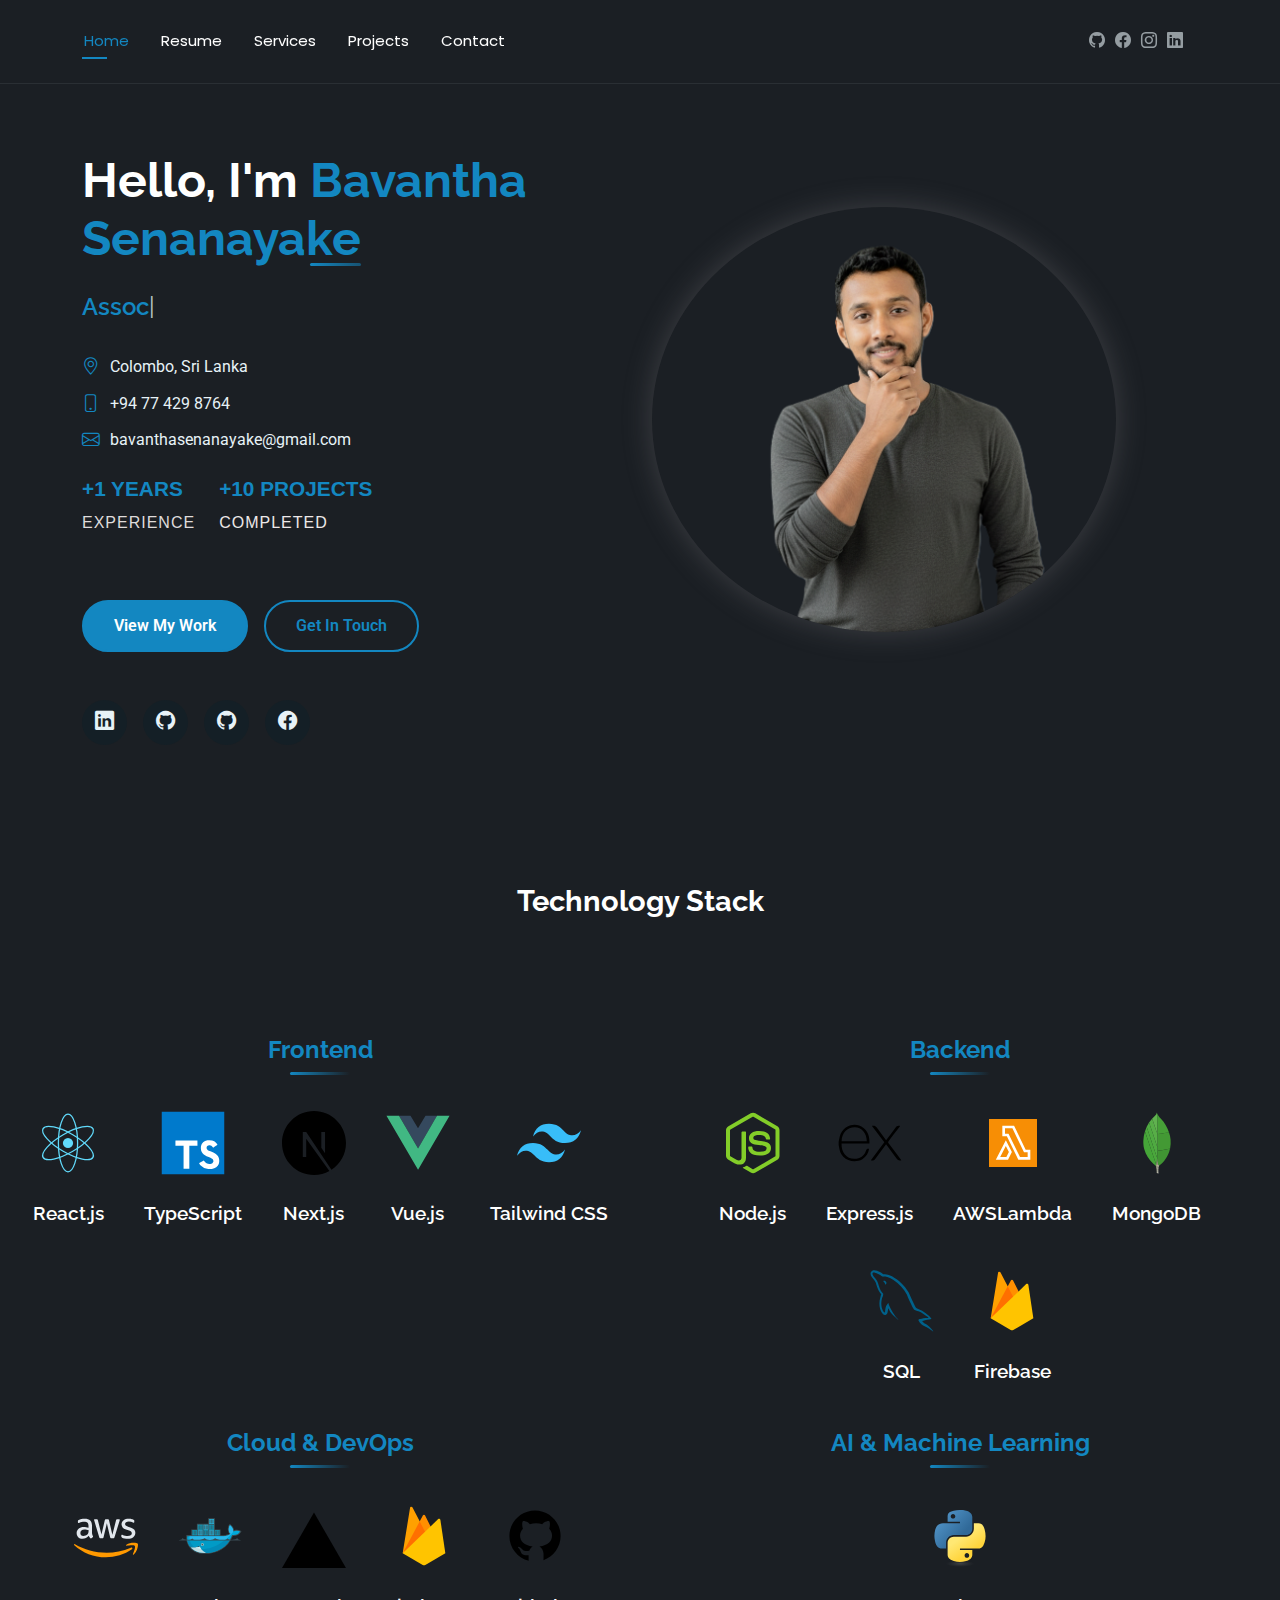
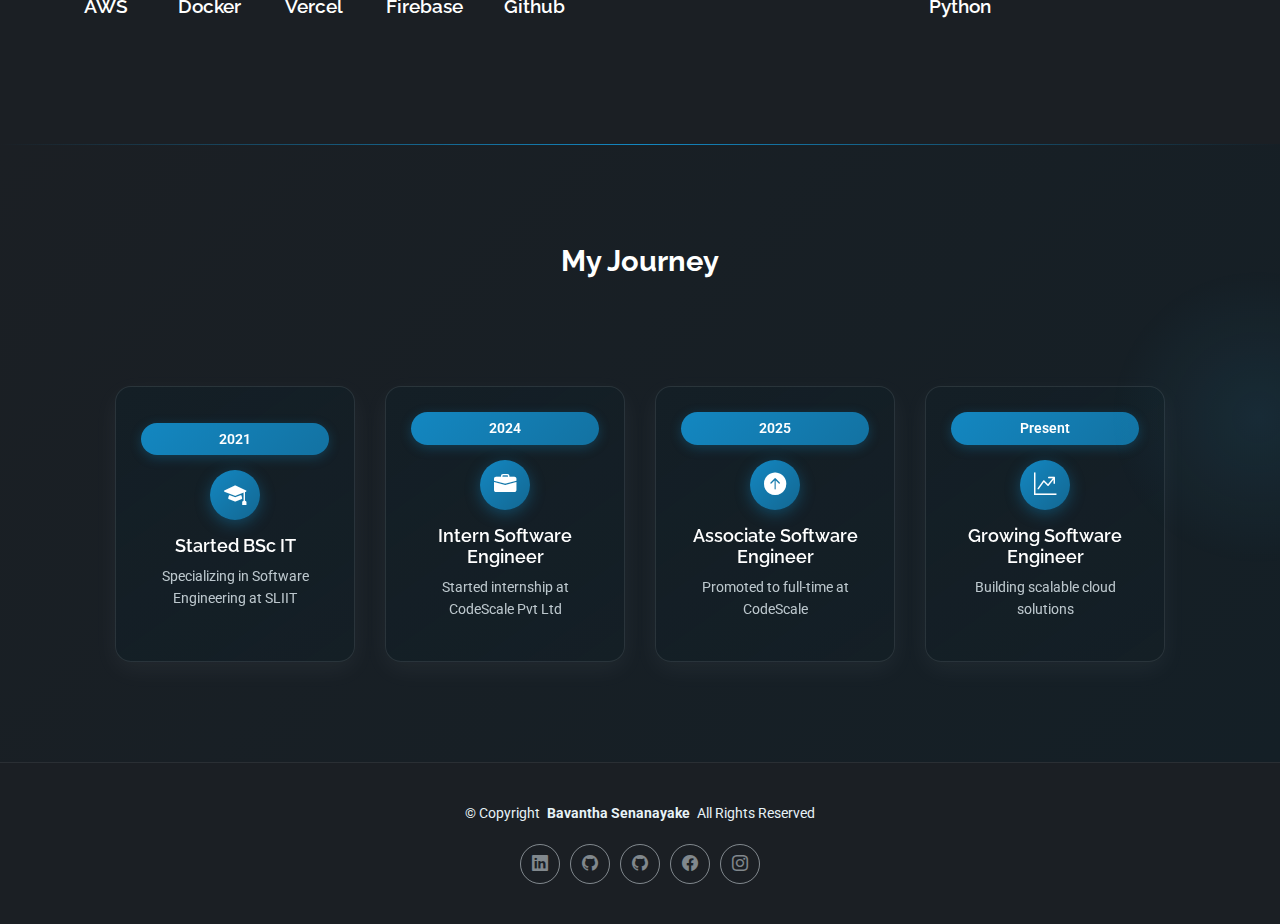
<file: index.html>
<!DOCTYPE html>
<html lang="en">

<head>
  <meta charset="utf-8">
  <meta content="width=device-width, initial-scale=1.0" name="viewport">
  <title>Bavantha Senanayake - Associate Software Engineer</title>
  <meta name="description" content="Portfolio of Bavantha Senanayake - Associate Software Engineer specializing in web development and software solutions">
  <meta name="keywords" content="Bavantha Senanayake, Software Engineer, Web Developer, Portfolio, Programming"

  <!-- Favicons -->
  <link href="assets/img/favicon.png" rel="icon">
  <link href="assets/img/apple-touch-icon.png" rel="apple-touch-icon">

  <!-- Fonts -->
  <link href="https://fonts.googleapis.com" rel="preconnect">
  <link href="https://fonts.gstatic.com" rel="preconnect" crossorigin>
  <link href="https://fonts.googleapis.com/css2?family=Roboto:ital,wght@0,100;0,300;0,400;0,500;0,700;0,900;1,100;1,300;1,400;1,500;1,700;1,900&family=Poppins:ital,wght@0,100;0,200;0,300;0,400;0,500;0,600;0,700;0,800;0,900;1,100;1,200;1,300;1,400;1,500;1,600;1,700;1,800;1,900&family=Raleway:ital,wght@0,100;0,200;0,300;0,400;0,500;0,600;0,700;0,800;0,900;1,100;1,200;1,300;1,400;1,500;1,600;1,700;1,800;1,900&display=swap" rel="stylesheet">

  <!-- Vendor CSS Files -->
  <link href="assets/vendor/bootstrap/css/bootstrap.min.css" rel="stylesheet">
  <link href="assets/vendor/bootstrap-icons/bootstrap-icons.css" rel="stylesheet">
  <!-- <link href="assets/vendor/aos/aos.css" rel="stylesheet"> -->
  <link href="assets/vendor/swiper/swiper-bundle.min.css" rel="stylesheet">
  <link href="assets/vendor/glightbox/css/glightbox.min.css" rel="stylesheet">

  <!-- Main CSS File -->
  <link href="assets/css/main.css" rel="stylesheet">

  <!-- =======================================================
  * Template Name: FolioOne
  * Template URL: https://bootstrapmade.com/folioone-bootstrap-portfolio-website-template/
  * Updated: Aug 23 2025 with Bootstrap v5.3.7
  * Author: BootstrapMade.com
  * License: https://bootstrapmade.com/license/
  ======================================================== -->
</head>

<body class="index-page">

  <header id="header" class="header d-flex align-items-center light-background sticky-top">
    <div class="container position-relative d-flex align-items-center justify-content-between">

      <!-- <a href="index.html" class="logo d-flex align-items-center me-auto me-xl-0">
      <img src="assets/img/logo.webp" alt="">
      <h1 class="sitename">FolioOne</h1> 
    </a> -->

      <nav id="navmenu" class="navmenu">
        <ul>
          <li><a href="index.html" class="active">Home</a></li>
        
          <li><a href="resume.html">Resume</a></li>
          <li><a href="services.html">Services</a></li>
          <li><a href="projects.html">Projects</a></li>
          
          <li><a href="contact.html">Contact</a></li>
        </ul>
        <i class="mobile-nav-toggle d-xl-none bi bi-list"></i>
      </nav>

      <div class="header-social-links">
        <a href="https://github.com/Bavantha-Senanayake" class="github" target="_blank"><i class="bi bi-github"></i></a>
        <a href="https://www.facebook.com/share/19qvq2ez33/?mibextid=wwXIfr" class="facebook" target="_blank"><i class="bi bi-facebook"></i></a>
        <a href="https://www.instagram.com/bavantha_senanayake?igsh=ZzFoajd2bWZwcWZ1&utm_source=qr" class="instagram" target="_blank"><i class="bi bi-instagram"></i></a>
        <a href="https://www.linkedin.com/in/bavantha-senanayake" class="linkedin" target="_blank"><i class="bi bi-linkedin"></i></a>
      </div>

    </div>
  </header>

  <main class="main">

    <!-- Hero Section -->
    <section id="hero" class="hero section">

      <div class="container" data-aos="fade-up" data-aos-delay="100">

        <div class="row gy-4 align-items-center">
          <div class="col-lg-6 order-2 order-lg-1">
            <div class="hero-content">
              <h1 data-aos="fade-up" data-aos-delay="200">Hello, I'm <span class="highlight">Bavantha Senanayake</span></h1>
              <h2 data-aos="fade-up" data-aos-delay="300"> <span class="typed" data-typed-items="Associate Software Engineer, Full Stack Developer,Backend Engineer"></span></h2>
              
              <div class="contact-info mb-4" data-aos="fade-up" data-aos-delay="400">
                <div class="contact-item">
                  <i class="bi bi-geo-alt"></i>
                  <span>Colombo, Sri Lanka</span>
                </div>
                <div class="contact-item">
                  <i class="bi bi-phone"></i>
                  <span>+94 77 429 8764</span>
                </div>
                <div class="contact-item">
                  <i class="bi bi-envelope"></i>
                  <span>bavanthasenanayake@gmail.com</span>
                </div>
              </div>

              <!-- Experience & Projects Stats -->
            <div class="stats-row d-flex gap-4 mb-4" data-aos="fade-up" data-aos-delay="450">
  <div class="stat-item">
    <h4 class="stat-number" style="font-family: 'Arial Black', sans-serif; font-weight: bold; font-size: 1.3rem; color: #1387c1;">+1 YEARS</h4>
    <p class="stat-label" style="font-family: 'Helvetica Neue', Helvetica, Arial, sans-serif; font-weight: normal; font-size: 1rem; color: #dfdbdb; text-transform: uppercase; letter-spacing: 1px;">EXPERIENCE</p>
  </div>
  <div class="stat-item">
    <h4 class="stat-number" style="font-family: 'Arial Black', sans-serif; font-weight: bold; font-size: 1.3rem; color: #1387c1;">+10 PROJECTS</h4>
    <p class="stat-label" style="font-family: 'Helvetica Neue', Helvetica, Arial, sans-serif; font-weight: normal; font-size: 1rem; color: #ede8e8; text-transform: uppercase; letter-spacing: 1px;">COMPLETED</p>
  </div>
</div>
              <!-- End Experience & Projects Stats -->
             
              <div class="hero-actions" data-aos="fade-up" data-aos-delay="500">
                <a href="projects.html" class="btn btn-primary">View My Work</a>
                <a href="contact.html" class="btn btn-outline">Get In Touch</a>
              </div>
              <div class="social-links" data-aos="fade-up" data-aos-delay="600">
                <a href="https://www.linkedin.com/in/bavantha-senanayake" target="_blank"><i class="bi bi-linkedin"></i></a>
                <a href="https://github.com/Bavantha-Senanayake" target="_blank"><i class="bi bi-github"></i></a>
                <a href="https://github.com/Bavantha-codescale" target="_blank"><i class="bi bi-github"></i></a>
                <a href="https://www.facebook.com/share/19qvq2ez33/?mibextid=wwXIfr" target="_blank"><i class="bi bi-facebook"></i></a>
              </div>
            </div>
          </div>
          <div class="col-lg-6 order-1 order-lg-2">
            <div class="hero-image" data-aos="zoom-in" data-aos-delay="300">
              <img src="assets/img/profile/bavantha-profile.png" alt="Bavantha Senanayake" class="img-fluid rounded-circle">
            </div>
          </div>
        </div>

      </div>

    </section><!-- /Hero Section -->

    <!-- Tech Stack Section -->
    <section id="tech-stack" class="tech-stack section">
      <div class="section-header text-center mb-5" data-aos="fade-up" data-aos-delay="100">
        <h3 class="section-title">Technology Stack</h3>
      
      </div>

      <!-- Frontend Technologies -->
      <div class="tech-category" data-aos="fade-up" data-aos-delay="150">
        <div class="container">
          <h4 class="category-title">Frontend</h4>
          <div class="row g-8 justify-content-center">
            <div class="col-8 col-md-6 col-lg-4">
              <div class="tech-item">
                <div class="tech-icon">
               <svg xmlns="http://www.w3.org/2000/svg" width="200" height="200" viewBox="0 0 200 200">
      <!-- Outer orbit -->
      <ellipse cx="100" cy="100" rx="90" ry="30" fill="none" stroke="#61DAFB" stroke-width="4" transform="rotate(30 100 100)"/>
      <ellipse cx="100" cy="100" rx="90" ry="30" fill="none" stroke="#61DAFB" stroke-width="4" transform="rotate(90 100 100)"/>
      <ellipse cx="100" cy="100" rx="90" ry="30" fill="none" stroke="#61DAFB" stroke-width="4" transform="rotate(150 100 100)"/>
      
      <!-- Center circle -->
      <circle cx="100" cy="100" r="16" fill="#61DAFB"/>
    </svg>
  
                </div>
                <h5>React.js</h5>
               
              </div>
            </div>
           <div class="col-8 col-md-6 col-lg-4">
              <div class="tech-item">
                <div class="tech-icon">
             <svg xmlns="http://www.w3.org/2000/svg" viewBox="0 0 128 128"><path fill="#fff" d="M22.67 47h99.67v73.67H22.67z"/><path data-name="original" fill="#007acc" d="M1.5 63.91v62.5h125v-125H1.5zm100.73-5a15.56 15.56 0 017.82 4.5 20.58 20.58 0 013 4c0 .16-5.4 3.81-8.69 5.85-.12.08-.6-.44-1.13-1.23a7.09 7.09 0 00-5.87-3.53c-3.79-.26-6.23 1.73-6.21 5a4.58 4.58 0 00.54 2.34c.83 1.73 2.38 2.76 7.24 4.86 8.95 3.85 12.78 6.39 15.16 10 2.66 4 3.25 10.46 1.45 15.24-2 5.2-6.9 8.73-13.83 9.9a38.32 38.32 0 01-9.52-.1 23 23 0 01-12.72-6.63c-1.15-1.27-3.39-4.58-3.25-4.82a9.34 9.34 0 011.15-.73L82 101l3.59-2.08.75 1.11a16.78 16.78 0 004.74 4.54c4 2.1 9.46 1.81 12.16-.62a5.43 5.43 0 00.69-6.92c-1-1.39-3-2.56-8.59-5-6.45-2.78-9.23-4.5-11.77-7.24a16.48 16.48 0 01-3.43-6.25 25 25 0 01-.22-8c1.33-6.23 6-10.58 12.82-11.87a31.66 31.66 0 019.49.26zm-29.34 5.24v5.12H56.66v46.23H45.15V69.26H28.88v-5a49.19 49.19 0 01.12-5.17C29.08 59 39 59 51 59h21.83z"/></svg>    </svg>
                </div>
                <h5>TypeScript</h5>
                
              </div>
            </div>
            <div class="col-8 col-md-6 col-lg-4">
              <div class="tech-item">
                <div class="tech-icon">
                  <svg xmlns="http://www.w3.org/2000/svg" viewBox="0 0 128 128"><path d="M64 0C28.7 0 0 28.7 0 64s28.7 64 64 64c11.2 0 21.7-2.9 30.8-7.9L48.4 55.3v36.6h-6.8V41.8h6.8l50.5 75.8C116.4 106.2 128 86.5 128 64c0-35.3-28.7-64-64-64zm22.1 84.6l-7.5-11.3V41.8h7.5v42.8z"/></svg>   <path d="M11.572 0c-.176 0-.31.001-.358.007a19.76 19.76 0 0 1-.364.033C7.443.346 4.25 2.185 2.228 5.012a11.875 11.875 0 0 0-2.119 5.243c-.096.659-.108.854-.108 1.747s.012 1.089.108 1.748c.652 4.506 3.86 8.292 8.209 9.695.779.25 1.6.422 2.534.525.363.04 1.935.04 2.299 0 1.611-.178 2.977-.577 4.323-1.264.207-.106.247-.134.219-.158-.02-.013-.9-1.193-1.955-2.62l-1.919-2.592-2.404-3.558a338.739 338.739 0 0 0-2.422-3.556c-.009-.002-.018 1.579-.023 3.51-.007 3.38-.01 3.515-.052 3.595a.426.426 0 0 1-.206.214c-.075.037-.14.044-.495.044H7.81l-.108-.068a.438.438 0 0 1-.157-.171l-.05-.106.006-4.703.007-4.705.072-.092a.645.645 0 0 1 .174-.143c.096-.047.134-.051.54-.051.478 0 .558.018.682.154.035.038 1.337 1.999 2.895 4.361a10760.433 10760.433 0 0 0 4.735 7.17l1.9 2.879.096-.063a12.317 12.317 0 0 0 2.466-2.163 11.944 11.944 0 0 0 2.824-6.134c.096-.66.108-.854.108-1.748 0-.893-.012-1.088-.108-1.747C19.144 4.764 16.068 1.
5 12.017.404 11.39.21 10.63.123 10.23.018 9.96 0 11.572 0zm4.069 7.217c.347 0 .408.005.486.047a.473.473 0 0 1 .237.277c.018.06.023 1.365.018 4.304l-.006 4.218-.744-1.14-.746-1.14v-3.066c0-1.982.009-3.097.023-3.15a.478.478 0 0 1 .233-.296c.096-.05.13-.054.5-.054z" fill="#000000"/>
                  </svg>
                </div>
                <h5>Next.js</h5>
              
              </div>
            </div>
         
            
            <div class="col-8 col-md-6 col-lg-4">
              <div class="tech-item">
                <svg xmlns="http://www.w3.org/2000/svg" viewBox="0 0 128 128">
                  <path d="M0 8.934l49.854.158 14.167 24.47 14.432-24.47L128 8.935l-63.834 110.14zm126.98.637l-24.36.02-38.476 66.053L25.691 9.592.942 9.572l63.211 107.89zm-25.149-.008l-22.745.168-15.053 24.647L49.216 9.73l-22.794-.168 37.731 64.476zm-75.834-.17l23.002.009m-23.002-.01l23.002.01" fill="none"/>
                  <path d="M25.997 9.393l23.002.009L64.035 34.36 79.018 9.404 102 9.398 64.15 75.053z" fill="#35495e"/>
                  <path d="M.91 9.569l25.067-.172 38.15 65.659L101.98 9.401l25.11.026-62.966 108.06z" fill="#41b883"/>
                </svg>
                <h5>Vue.js</h5>
              
              </div>
            </div><div class="col-8 col-md-6 col-lg-4">
              <div class="tech-item">
                <svg xmlns="http://www.w3.org/2000/svg" viewBox="0 0 128 128">
                  <path d="M64.004 25.602c-17.067 0-27.73 8.53-32 25.597 6.398-8.531 13.867-11.73 22.398-9.597 4.871 1.214 8.352 4.746 12.207 8.66C72.883 56.629 80.145 64 96.004 64c17.066 0 27.73-8.531 32-25.602-6.399 8.536-13.867 11.735-22.399 9.602-4.87-1.215-8.347-4.746-12.207-8.66-6.27-6.367-13.53-13.738-29.394-13.738zM32.004 64c-17.066 0-27.73 8.531-32 25.602C6.402 81.066 13.87 77.867 22.402 80c4.871 1.215 8.352 4.746 12.207 8.66 6.274 6.367 13.536 13.738 29.395 13.738 17.066 0 27.73-8.53 32-25.597-6.399 8.531-13.867 11.73-22.399 9.597-4.87-1.214-8.347-4.746-12.207-8.66C55.128 71.371 47.868 64 32.004 64zm0 0" fill="#38bdf8"/>
                </svg>
                <h5>Tailwind CSS</h5>
               
              </div>
            </div>
          </div>
        </div>
      </div>

      <!-- Backend Technologies -->
      <div class="tech-category" data-aos="fade-up" data-aos-delay="200">
        <div class="container">
          <h4 class="category-title">Backend</h4>
          <div class="row g-4 justify-content-center">
            <div class="col-6 col-md-4 col-lg-3">
              <div class="tech-item">
                <svg xmlns="http://www.w3.org/2000/svg" viewBox="0 0 128 128">
                  <path fill="#83CD29" d="M112.771 30.334L68.674 4.729c-2.781-1.584-6.402-1.584-9.205 0L14.901 30.334C12.031 31.985 10 35.088 10 38.407v51.142c0 3.319 2.084 6.423 4.954 8.083l11.775 6.688c5.628 2.772 7.617 2.772 10.178 2.772 8.333 0 13.093-5.039 13.093-13.828v-50.49c0-.713-.371-1.774-1.071-1.774h-5.623C42.594 41 41 42.061 41 42.773v50.49c0 3.896-3.524 7.773-10.11 4.48L18.723 90.73c-.424-.23-.723-.693-.723-1.181V38.407c0-.482.555-.966.982-1.213l44.424-25.561c.415-.235 1.025-.235 1.439 0l43.882 25.555c.42.253.272.722.272 1.219v51.142c0 .488.183.963-.232 1.198l-44.086 25.576c-.378.227-.847.227-1.261 0l-11.307-6.749c-.341-.198-.746-.269-1.073-.086-3.146 1.783-3.726 2.02-6.677 3.043-.726.253-1.797.692.41 1.929l14.798 8.754a9.294 9.294 0 004.647 1.246c1.642 0 3.25-.426 4.667-1.246l43.885-25.582c2.87-1.672 4.23-4.764 4.23-8.083V38.407c0-3.319-1.36-6.414-4.229-8.073zM77.91 81.445c-11.726 0-14.309-3.235-15.17-9.066-.1-.628-.633-1.379-1.272-1.379h-5.731c-.709 0-1.279.86-1.279 1.566 0 7.466 4.059 16.512 23.453 16.512 14.039 0 22.088-5.455 22.088-15.109 0-9.572-6.467-12.084-20.082-13.886-13.762-1.819-15.16-2.738-15.16-5.962 0-2.658 1.184-6.203 11.374-6.203 9.105 0 12.461 1.954 13.842 8.091.118.577.645.991 1.24.991h5.754c.354 0 .692-.143.94-.396.24-.272.367-.613.335-.979-.891-10.568-7.912-15.493-22.112-15.493-12.631 0-20.166 5.334-20.166 14.275 0 9.698 7.497 12.378 19.622 13.577 14.505 1.422 15.633 3.542 15.633 6.395 0 4.955-3.978 7.066-13.309 7.066z"/>
                </svg>
                <h5>Node.js</h5>
              </div>
            </div>
            <div class="col-6 col-md-4 col-lg-3">
              <div class="tech-item">
                <svg xmlns="http://www.w3.org/2000/svg" viewBox="0 0 128 128">
                  <path d="M126.67 98.44c-4.56 1.16-7.38.05-9.91-3.75-5.68-8.51-11.95-16.63-18-24.9-.78-1.07-1.59-2.12-2.6-3.45C89 76 81.85 85.2 75.14 94.77c-2.4 3.42-4.92 4.91-9.4 3.7l26.92-36.13L67.6 29.71c4.31-.84 7.29-.41 9.93 3.45 5.83 8.52 12.26 16.63 18.67 25.21 6.45-8.55 12.8-16.67 18.8-25.11 2.41-3.42 5-4.72 9.33-3.46-3.28 4.35-6.49 8.63-9.72 12.88-4.36 5.73-8.64 11.53-13.16 17.14-1.61 2-1.35 3.3.09 5.19C109.9 76 118.16 87.1 126.67 98.44zM1.33 61.74c.72-3.61 1.2-7.29 2.2-10.83 6-21.43 30.6-30.34 47.5-17.06C60.93 41.64 63.39 52.62 62.9 65H7.1c-.84 22.21 15.15 35.62 35.53 28.78 7.15-2.4 11.36-8 13.47-15 1.07-3.51 2.84-4.06 6.14-3.06-1.69 8.76-5.52 16.08-13.52 20.66-12 6.86-29.13 4.64-38.14-4.89C5.26 85.89 3 78.92 2 71.39c-.15-1.2-.46-2.38-.7-3.57q.03-3.04.03-6.08zm5.87-1.49h50.43c-.33-16.06-10.33-27.47-24-27.57-15-.12-25.78 11.02-26.43 27.57z"/>
                </svg>
                <h5>Express.js</h5>
           
              </div>
            </div>
            <div class="col-6 col-md-4 col-lg-3">
              <div class="tech-item">
               <svg xmlns="http://www.w3.org/2000/svg" x="0px" y="0px" width="100" height="100" viewBox="0 0 48 48">
            <rect width="36" height="36" x="6" y="6" fill="#f78e05"></rect><path fill="#fff" d="M37,36.5h-8.994L19.386,19H16v-8h8.81l8.692,18H37V36.5z M29.25,34.5H35V31h-2.752l-8.692-18H18v4 h2.63L29.25,34.5z"></path><path fill="#fff" d="M20.272,36.5h-9.164l7.521-14.562l4.532,8.853L20.272,36.5z M14.392,34.5h4.65l1.875-3.703 l-2.296-4.485L14.392,34.5z"></path>
              </svg>    <path d="M126.67 98.44c-4.56 1.16-7.38.05-9.91-3.75-5.68-8.51-11.95-16.63-18-24.9-.78-1.07-1.59-2.12-2.6-3.45C89 76 81.85 85.2 75.14 94.77c-2.4 3.42-4.92 4.91-9.4 3.7l26.92-36.13L67.6 29.71c4.31-.84 7.29-.41 9.93 3.45 5.83 8.52 12.26 16.63 18.67 25.21 6.45-8.55 12.8-16.67 18.8-25.11 2.41-3.42 5-4.72 9.33-3.46-3.28 4.35-6.49 8.63-9.72 12.88-4.36 5.73-8.64 11.53-13.16 17.14-1.61 2-1.35 3.3.09 5.19C109.9 76 118.16 87.1 126.67 98.44zM1.33 61.74c.72-3.61 1.2-7.29 2.2-10.83 6-21.43 30.6-30.34 47.5-17.06C60.93 41.64 63.39 52.62 62.9 65H7.1c-.84 22.21 15.15 35.62 35.53 28.78 7.15-2.4 11.36-8 13.47-15 1.07-3.51 2.84-4.06 6.14-3.06-1.69 8.76-5.52 16.08-13.52 20.66-12 6.86-29.13 4.64-38.14-4.89C5.26 85.89 3 78.92 2 71.39c-.15-1.2-.46-2.38-.7-3.57q.03-3.04.03-6.08zm5.87-1.49h50.43c-.33-16.06-10.33-27.47-24-27.57-15-.12-25.78 11.02-26.43 27.57z"/>
                </svg>
                <h5>AWSLambda</h5>
                
              </div>
            </div>
            <div class="col-6 col-md-4 col-lg-3">
              <div class="tech-item">
                <div class="tech-icon">
                <svg xmlns="http://www.w3.org/2000/svg" viewBox="0 0 128 128"><path fill-rule="evenodd" clip-rule="evenodd" fill="#439934" d="M88.038 42.812c1.605 4.643 2.761 9.383 3.141 14.296.472 6.095.256 12.147-1.029 18.142-.035.165-.109.32-.164.48-.403.001-.814-.049-1.208.012-3.329.523-6.655 1.065-9.981 1.604-3.438.557-6.881 1.092-10.313 1.687-1.216.21-2.721-.041-3.212 1.641-.014.046-.154.054-.235.08l.166-10.051-.169-24.252 1.602-.275c2.62-.429 5.24-.864 7.862-1.281 3.129-.497 6.261-.98 9.392-1.465 1.381-.215 2.764-.412 4.148-.618z"/><path fill-rule="evenodd" clip-rule="evenodd" fill="#45A538" d="M61.729 110.054c-1.69-1.453-3.439-2.842-5.059-4.37-8.717-8.222-15.093-17.899-18.233-29.566-.865-3.211-1.442-6.474-1.627-9.792-.13-2.322-.318-4.665-.154-6.975.437-6.144 1.325-12.229 3.127-18.147l.099-.138c.175.233.427.439.516.702 1.759 5.18 3.505 10.364 5.242 15.551 5.458 16.3 10.909 32.604 16.376 48.9.107.318.384.579.583.866l-.87 2.969z"/><path fill-rule="evenodd" clip-rule="evenodd" fill="#46A037" d="M88.038 42.812c-1.384.206-2.768.403-4.149.616-3.131.485-6.263.968-9.392 1.465-2.622.417-5.242.852-7.862 1.281l-1.602.275-.012-1.045c-.053-.859-.144-1.717-.154-2.576-.069-5.478-.112-10.956-.18-16.434-.042-3.429-.105-6.857-.175-10.285-.043-2.13-.089-4.261-.185-6.388-.052-1.143-.236-2.28-.311-3.423-.042-.657.016-1.319.029-1.979.817 1.583 1.616 3.178 2.456 4.749 1.327 2.484 3.441 4.314 5.344 6.311 7.523 7.892 12.864 17.068 16.193 27.433z"/><path fill-rule="evenodd" clip-rule="evenodd" fill="#409433" d="M65.036 80.753c.081-.026.222-.034.235-.08.491-1.682 1.996-1.431 3.212-1.641 3.432-.594 6.875-1.13 10.313-1.687 3.326-.539 6.652-1.081 9.981-1.604.394-.062.805-.011 1.208-.012-.622 2.22-1.112 4.488-1.901 6.647-.896 2.449-1.98 4.839-3.131 7.182a49.142 49.142 0 01-6.353 9.763c-1.919 2.308-4.058 4.441-6.202 6.548-1.185 1.165-2.582 2.114-3.882 3.161l-.337-.23-1.214-1.038-1.256-2.753a41.402 41.402 0 01-1.394-9.838l.023-.561.171-2.426c.057-.828.133-1.655.168-2.485.129-2.982.241-5.964.359-8.946z"/><path fill-rule="evenodd" clip-rule="evenodd" fill="#4FAA41" d="M65.036 80.753c-.118 2.982-.23 5.964-.357 8.947-.035.83-.111 1.657-.168 2.485l-.765.289c-1.699-5.002-3.399-9.951-5.062-14.913-2.75-8.209-5.467-16.431-8.213-24.642a4498.887 4498.887 0 00-6.7-19.867c-.105-.31-.407-.552-.617-.826l4.896-9.002c.168.292.39.565.496.879a6167.476 6167.476 0 016.768 20.118c2.916 8.73 5.814 17.467 8.728 26.198.116.349.308.671.491 1.062l.67-.78-.167 10.052z"/><path fill-rule="evenodd" clip-rule="evenodd" fill="#4AA73C" d="M43.155 32.227c.21.274.511.516.617.826a4498.887 4498.887 0 016.7 19.867c2.746 8.211 5.463 16.433 8.213 24.642 1.662 4.961 3.362 9.911 5.062 14.913l.765-.289-.171 2.426-.155.559c-.266 2.656-.49 5.318-.814 7.968-.163 1.328-.509 2.632-.772 3.947-.198-.287-.476-.548-.583-.866-5.467-16.297-10.918-32.6-16.376-48.9a3888.972 3888.972 0 00-5.242-15.551c-.089-.263-.34-.469-.516-.702l3.272-8.84z"/><path fill-rule="evenodd" clip-rule="evenodd" fill="#57AE47" d="M65.202 70.702l-.67.78c-.183-.391-.375-.714-.491-1.062-2.913-8.731-5.812-17.468-8.728-26.198a6167.476 6167.476 0 00-6.768-20.118c-.105-.314-.327-.588-.496-.879l6.055-7.965c.191.255.463.482.562.769 1.681 4.921 3.347 9.848 5.003 14.778 1.547 4.604 3.071 9.215 4.636 13.813.105.308.47.526.714.786l.012 1.045c.058 8.082.115 16.167.171 24.251z"/><path fill-rule="evenodd" clip-rule="evenodd" fill="#60B24F" d="M65.021 45.404c-.244-.26-.609-.478-.714-.786-1.565-4.598-3.089-9.209-4.636-13.813-1.656-4.93-3.322-9.856-5.003-14.778-.099-.287-.371-.514-.562-.769 1.969-1.928 3.877-3.925 5.925-5.764 1.821-1.634 3.285-3.386 3.352-5.968.003-.107.059-.214.145-.514l.519 1.306c-.013.661-.072 1.322-.029 1.979.075 1.143.259 2.28.311 3.423.096 2.127.142 4.258.185 6.388.069 3.428.132 6.856.175 10.285.067 5.478.111 10.956.18 16.434.008.861.098 1.718.152 2.577z"/><path fill-rule="evenodd" clip-rule="evenodd" fill="#A9AA88" d="M62.598 107.085c.263-1.315.609-2.62.772-3.947.325-2.649.548-5.312.814-7.968l.066-.01.066.011a41.402 41.402 0 001.394 9.838c-.176.232-.425.439-.518.701-.727 2.05-1.412 4.116-2.143 6.166-.1.28-.378.498-.574.744l-.747-2.566.87-2.969z"/><path fill-rule="evenodd" clip-rule="evenodd" fill="#B6B598" d="M62.476 112.621c.196-.246.475-.464.574-.744.731-2.05 1.417-4.115 2.143-6.166.093-.262.341-.469.518-.701l1.255 2.754c-.248.352-.59.669-.728 1.061l-2.404 7.059c-.099.283-.437.483-.663.722l-.695-3.985z"/><path fill-rule="evenodd" clip-rule="evenodd" fill="#C2C1A7" d="M63.171 116.605c.227-.238.564-.439.663-.722l2.404-7.059c.137-.391.48-.709.728-1.061l1.215 1.037c-.587.58-.913 1.25-.717 2.097l-.369 1.208c-.168.207-.411.387-.494.624-.839 2.403-1.64 4.819-2.485 7.222-.107.305-.404.544-.614.812-.109-1.387-.22-2.771-.331-4.158z"/><path fill-rule="evenodd" clip-rule="evenodd" fill="#CECDB7" d="M63.503 120.763c.209-.269.506-.508.614-.812.845-2.402 1.646-4.818 2.485-7.222.083-.236.325-.417.494-.624l-.509 5.545c-.136.157-.333.294-.398.477-.575 1.614-1.117 3.24-1.694 4.854-.119.333-.347.627-.525.938-.158-.207-.441-.407-.454-.623-.051-.841-.016-1.688-.013-2.533z"/><path fill-rule="evenodd" clip-rule="evenodd" fill="#DBDAC7" d="M63.969 123.919c.178-.312.406-.606.525-.938.578-1.613 1.119-3.239 1.694-4.854.065-.183.263-.319.398-.477l.012 3.64-1.218 3.124-1.411-.495z"/><path fill-rule="evenodd" clip-rule="evenodd" fill="#EBE9DC" d="M65.38 124.415l1.218-3.124.251 3.696-1.469-.572z"/><path fill-rule="evenodd" clip-rule="evenodd" fill="#CECDB7" d="M67.464 110.898c-.196-.847.129-1.518.717-2.097l.337.23-1.054 1.867z"/><path fill-rule="evenodd" clip-rule="evenodd" fill="#4FAA41" d="M64.316 95.172l-.066-.011-.066.01.155-.559-.023.56z"/></svg>    <path d="M17.193 9.555c-1.264-5.58-4.252-7.414-4.573-8.115-.28-.394-.53-.954-.735-1.44-.036.495-.055.685-.523 1.184-.723.566-4.438 3.682-4.74 10.02-.282 5.912 4.27 9.435 4.888 9.884l.07.05A73.49 73.49 0 0111.91 24h.481c.114-3.032.284-6.017.409-9.117.727-1.76 1.168-3.618 1.235-5.328-.097-.784-.179-1.245-.842-1.973zm-5.336 7.45c-2.213-2.54-2.84-6.42-2.378-9.854.462-3.433 2.378-6.056 5.93-8.977C12.94.45 11.25.038 9.297.473c-1.953.434-2.65.775-2.65.775s.848 1.685 1.153 4.49c.306 2.805-.24 7.34-2.044 9.502C5.752 14.707 1.94 16.52.18 18.094c3.058 1.31 6.59 1.924 10.24 1.924 1.42 0 2.83-.11 4.21-.33-.592-.65-1.33-1.277-2.773-2.683z" fill="#47A248"/>
                  </svg>
                </div>
                <h5>MongoDB</h5>
            
              </div>
            </div>
            <div class="col-6 col-md-4 col-lg-3">
              <div class="tech-item">
                <div class="tech-icon">
                <svg xmlns="http://www.w3.org/2000/svg" viewBox="0 0 128 128"><path fill="#00618A" d="M116.948 97.807c-6.863-.187-12.104.452-16.585 2.341-1.273.537-3.305.552-3.513 2.147.7.733.809 1.829 1.365 2.731 1.07 1.73 2.876 4.052 4.488 5.268 1.762 1.33 3.577 2.751 5.465 3.902 3.358 2.047 7.107 3.217 10.34 5.268 1.906 1.21 3.799 2.733 5.658 4.097.92.675 1.537 1.724 2.732 2.147v-.194c-.628-.8-.79-1.898-1.366-2.733l-2.537-2.537c-2.48-3.292-5.629-6.184-8.976-8.585-2.669-1.916-8.642-4.504-9.755-7.609l-.195-.195c1.892-.214 4.107-.898 5.854-1.367 2.934-.786 5.556-.583 8.585-1.365l4.097-1.171v-.78c-1.531-1.571-2.623-3.651-4.292-5.073-4.37-3.72-9.138-7.437-14.048-10.537-2.724-1.718-6.089-2.835-8.976-4.292-.971-.491-2.677-.746-3.318-1.562-1.517-1.932-2.342-4.382-3.511-6.633-2.449-4.717-4.854-9.868-7.024-14.831-1.48-3.384-2.447-6.72-4.293-9.756-8.86-14.567-18.396-23.358-33.169-32-3.144-1.838-6.929-2.563-10.929-3.513-2.145-.129-4.292-.26-6.438-.391-1.311-.546-2.673-2.149-3.902-2.927C17.811 4.565 5.257-2.16 1.633 6.682c-2.289 5.581 3.421 11.025 5.462 13.854 1.434 1.982 3.269 4.207 4.293 6.438.674 1.467.79 2.938 1.367 4.489 1.417 3.822 2.652 7.98 4.487 11.511.927 1.788 1.949 3.67 3.122 5.268.718.981 1.951 1.413 2.145 2.927-1.204 1.686-1.273 4.304-1.95 6.44-3.05 9.615-1.899 21.567 2.537 28.683 1.36 2.186 4.567 6.871 8.975 5.073 3.856-1.57 2.995-6.438 4.098-10.732.249-.973.096-1.689.585-2.341v.195l3.513 7.024c2.6 4.187 7.212 8.562 11.122 11.514 2.027 1.531 3.623 4.177 6.244 5.073v-.196h-.195c-.508-.791-1.303-1.119-1.951-1.755-1.527-1.497-3.225-3.358-4.487-5.073-3.556-4.827-6.698-10.11-9.561-15.609-1.368-2.627-2.557-5.523-3.709-8.196-.444-1.03-.438-2.589-1.364-3.122-1.263 1.958-3.122 3.542-4.098 5.854-1.561 3.696-1.762 8.204-2.341 12.878-.342.122-.19.038-.391.194-2.718-.655-3.672-3.452-4.683-5.853-2.554-6.07-3.029-15.842-.781-22.829.582-1.809 3.21-7.501 2.146-9.172-.508-1.666-2.184-2.63-3.121-3.903-1.161-1.574-2.319-3.646-3.124-5.464-2.09-4.731-3.066-10.044-5.267-14.828-1.053-2.287-2.832-4.602-4.293-6.634-1.617-2.253-3.429-3.912-4.683-6.635-.446-.968-1.051-2.518-.391-3.513.21-.671.508-.951 1.171-1.17 1.132-.873 4.284.29 5.462.779 3.129 1.3 5.741 2.538 8.392 4.294 1.271.844 2.559 2.475 4.097 2.927h1.756c2.747.631 5.824.195 8.391.975 4.536 1.378 8.601 3.523 12.292 5.854 11.246 7.102 20.442 17.21 26.732 29.269 1.012 1.942 1.45 3.794 2.341 5.854 1.798 4.153 4.063 8.426 5.852 12.488 1.786 4.052 3.526 8.141 6.05 11.513 1.327 1.772 6.451 2.723 8.781 3.708 1.632.689 4.307 1.409 5.854 2.34 2.953 1.782 5.815 3.903 8.586 5.855 1.383.975 5.64 3.116 5.852 4.879zM29.729 23.466c-1.431-.027-2.443.156-3.513.389v.195h.195c.683 1.402 1.888 2.306 2.731 3.513.65 1.367 1.301 2.732 1.952 4.097l.194-.193c1.209-.853 1.762-2.214 1.755-4.294-.484-.509-.555-1.147-.975-1.755-.556-.811-1.635-1.272-2.339-1.952z"/></svg>    <path d="M16.405 5.501c-.115 0-.193.014-.274.033v.013h.014c.054.104.146.18.214.273.054.107.1.214.154.32l.014-.015c.094-.066.14-.172.14-.333-.04-.047-.046-.094-.08-.14-.04-.067-.126-.1-.18-.153zM5.77 18.695h-.927a50.854 50.854 0 00-.27-4.41h-.008l-1.41 4.41H2.45l-1.4-4.41h-.01a72.892 72.892 0 00-.195 4.41H0c.055-1.966.192-3.81.41-5.53h1.15l1.335 4.064h.008l1.347-4.064h1.095c.242 1.82.384 3.664.425 5.53zM9.862 18.695h-.954l-.93-2.32c-.424.013-.86.025-1.25.025v2.295h-.908v-5.53c.907-.077 1.675-.168 2.582-.31.928-.15 1.738.1 1.723.85-.015.758-.68 1.29-1.473 1.403l1.21 2.588zm-3.134-4.633c.435.053.783-.03.77-.35-.015-.315-.422-.35-.77-.303v.653zM17.457 18.695h-.927c-.168-1.307-.238-2.897-.27-4.41h-.008l-1.41 4.41h-.703l-1.4-4.41h-.008c-.053 1.103-.14 2.693-.195 4.41h-.846c.055-1.966.192-3.81.408-5.53h1.15l1.335 4.064h.008l1.347-4.064h1.095c.242 1.82.384 3.664.425 5.53zM21.343 18.695h-2.875c.027-1.27.082-2.703.137-4.158.027-.749.055-1.407.082-1.958h.955c-.027.506-.055 1.095-.082 1.774-.027.638-.055 1.316-.082 1.92h.955c.027-.604.055-1.282.082-1.92.027-.679.055-1.268.082-1.774h.955c-.027.551-.055 1.209-.082 1.958-.055 1.455-.11 2.888-.127 4.158z" fill="#00758F"/>
                  </svg>
                </div>
                <h5>SQL</h5>
             
              </div>
            </div>
            <div class="col-6 col-md-4 col-lg-3">
              <div class="tech-item">
                <div class="tech-icon">
               <svg xmlns="http://www.w3.org/2000/svg" x="0px" y="0px" width="100" height="100" viewBox="0 0 48 48">
<path fill="#ff8f00" d="M8,37L23.234,8.436c0.321-0.602,1.189-0.591,1.494,0.02L30,19L8,37z"></path><path fill="#ffa000" d="M8,36.992l5.546-34.199c0.145-0.895,1.347-1.089,1.767-0.285L26,22.992L8,36.992z"></path><path fill="#ff6f00" d="M8.008 36.986L8.208 36.829 25.737 22.488 20.793 13.012z"></path><path fill="#ffc400" d="M8,37l26.666-25.713c0.559-0.539,1.492-0.221,1.606,0.547L40,37l-15,8.743 c-0.609,0.342-1.352,0.342-1.961,0L8,37z"></path>
</svg>     <path d="M5.8 21.75A14.8 14.8 0 002.31 17.69l5.1-5.1a7.35 7.35 0 00-.41 2.41 7.5 7.5 0 007.5 7.5 7.35 7.35 0 002.41-.41l5.1 5.1A14.8 14.8 0 0018.2 24a15 15 0 01-12.4-2.25zM23.64 12A11.43 11.43 0 0012.64.36a11.5 11.5 0 00-1.28.07A14.81 14.81 0 006.05 2.25L1.95 6.35A14.81 14.81 0 00.43 11.66a11.5 11.5 0 00.07 1.28A11.43 11.43 0 0012 23.64a11.5 11.5 0 001.28-.07 14.81 14.81 0 005.31-1.82l4.1-4.1a14.81 14.81 0 001.82-5.31 11.5 11.5 0 00.07-1.28z" fill="#FFCA28"/>
                  </svg>
                </div>
                <h5>Firebase</h5>
             
              </div>
            </div>
          </div>
        </div>
      </div>

      <!-- Cloud & DevOps Technologies -->
      <div class="tech-category" data-aos="fade-up" data-aos-delay="250">
        <div class="container">
          <h4 class="category-title">Cloud & DevOps</h4>
          <div class="row g-4 justify-content-center">
            <div class="col-6 col-md-4 col-lg-3">
              <div class="tech-item">
                <div class="tech-icon">
                 <svg xmlns="http://www.w3.org/2000/svg" x="0px" y="0px" width="100" height="100" viewBox="0,0,255.9976,255.9976">
<g fill="none" fill-rule="nonzero" stroke="none" stroke-width="1" stroke-linecap="butt" stroke-linejoin="miter" stroke-miterlimit="10" stroke-dasharray="" stroke-dashoffset="0" font-family="none" font-weight="none" font-size="none" text-anchor="none" style="mix-blend-mode: normal"><g transform="scale(5.33333,5.33333)"><path d="M13.527,21.529c0,0.597 0.064,1.08 0.176,1.435c0.128,0.355 0.287,0.742 0.511,1.161c0.08,0.129 0.112,0.258 0.112,0.371c0,0.161 -0.096,0.322 -0.303,0.484l-1.006,0.677c-0.144,0.097 -0.287,0.145 -0.415,0.145c-0.16,0 -0.319,-0.081 -0.479,-0.226c-0.224,-0.242 -0.415,-0.5 -0.575,-0.758c-0.16,-0.274 -0.319,-0.58 -0.495,-0.951c-1.245,1.483 -2.81,2.225 -4.694,2.225c-1.341,0 -2.411,-0.387 -3.193,-1.161c-0.782,-0.774 -1.181,-1.806 -1.181,-3.096c0,-1.37 0.479,-2.483 1.453,-3.321c0.974,-0.838 2.267,-1.258 3.911,-1.258c0.543,0 1.102,0.048 1.692,0.129c0.59,0.081 1.197,0.21 1.836,0.355v-1.177c0,-1.225 -0.255,-2.08 -0.75,-2.58c-0.511,-0.5 -1.373,-0.742 -2.602,-0.742c-0.559,0 -1.133,0.064 -1.724,0.21c-0.591,0.145 -1.165,0.322 -1.724,0.548c-0.255,0.113 -0.447,0.177 -0.559,0.21c-0.112,0.032 -0.192,0.048 -0.255,0.048c-0.224,0 -0.335,-0.161 -0.335,-0.5v-0.79c0,-0.258 0.032,-0.451 0.112,-0.564c0.08,-0.113 0.224,-0.226 0.447,-0.339c0.559,-0.29 1.229,-0.532 2.012,-0.726c0.782,-0.21 1.612,-0.306 2.49,-0.306c1.9,0 3.289,0.435 4.183,1.306c0.878,0.871 1.325,2.193 1.325,3.966v5.224h0.03zM7.045,23.979c0.527,0 1.07,-0.097 1.644,-0.29c0.575,-0.193 1.086,-0.548 1.517,-1.032c0.255,-0.306 0.447,-0.645 0.543,-1.032c0.096,-0.387 0.16,-0.855 0.16,-1.403v-0.677c-0.463,-0.113 -0.958,-0.21 -1.469,-0.274c-0.511,-0.064 -1.006,-0.097 -1.501,-0.097c-1.07,0 -1.852,0.21 -2.379,0.645c-0.527,0.435 -0.782,1.048 -0.782,1.854c0,0.758 0.192,1.322 0.591,1.709c0.383,0.404 0.942,0.597 1.676,0.597zM19.865,25.721c-0.287,0 -0.479,-0.048 -0.607,-0.161c-0.128,-0.097 -0.239,-0.322 -0.335,-0.629l-3.752,-12.463c-0.096,-0.322 -0.144,-0.532 -0.144,-0.645c0,-0.258 0.128,-0.403 0.383,-0.403h1.565c0.303,0 0.511,0.048 0.623,0.161c0.128,0.097 0.223,0.322 0.319,0.629l2.682,10.674l2.49,-10.674c0.08,-0.322 0.176,-0.532 0.303,-0.629c0.128,-0.097 0.351,-0.161 0.639,-0.161h1.277c0.303,0 0.511,0.048 0.639,0.161c0.128,0.097 0.239,0.322 0.303,0.629l2.522,10.803l2.762,-10.803c0.096,-0.322 0.208,-0.532 0.319,-0.629c0.128,-0.097 0.335,-0.161 0.623,-0.161h1.485c0.255,0 0.399,0.129 0.399,0.403c0,0.081 -0.016,0.161 -0.032,0.258c-0.016,0.097 -0.048,0.226 -0.112,0.403l-3.847,12.463c-0.096,0.322 -0.208,0.532 -0.335,0.629c-0.127,0.097 -0.335,0.161 -0.607,0.161h-1.373c-0.303,0 -0.511,-0.048 -0.639,-0.161c-0.128,-0.113 -0.239,-0.322 -0.303,-0.645l-2.474,-10.4l-2.458,10.384c-0.08,0.322 -0.176,0.532 -0.303,0.645c-0.128,0.113 -0.351,0.161 -0.639,0.161zM40.379,26.156c-0.83,0 -1.66,-0.097 -2.458,-0.29c-0.798,-0.193 -1.421,-0.403 -1.836,-0.645c-0.255,-0.145 -0.431,-0.306 -0.495,-0.451c-0.064,-0.145 -0.096,-0.306 -0.096,-0.451v-0.822c0,-0.339 0.128,-0.5 0.367,-0.5c0.096,0 0.192,0.016 0.287,0.048c0.096,0.032 0.239,0.097 0.399,0.161c0.543,0.242 1.133,0.435 1.756,0.564c0.639,0.129 1.261,0.193 1.9,0.193c1.006,0 1.788,-0.177 2.331,-0.532c0.543,-0.355 0.83,-0.871 0.83,-1.532c0,-0.451 -0.144,-0.822 -0.431,-1.129c-0.287,-0.306 -0.83,-0.58 -1.612,-0.838l-2.315,-0.726c-1.165,-0.371 -2.027,-0.919 -2.554,-1.645c-0.527,-0.709 -0.798,-1.499 -0.798,-2.338c0,-0.677 0.144,-1.274 0.431,-1.79c0.287,-0.516 0.671,-0.967 1.149,-1.322c0.479,-0.371 1.022,-0.645 1.66,-0.838c0.639,-0.192 1.309,-0.273 2.012,-0.273c0.351,0 0.718,0.016 1.07,0.064c0.367,0.048 0.702,0.113 1.038,0.177c0.319,0.081 0.623,0.161 0.91,0.258c0.287,0.097 0.511,0.193 0.671,0.29c0.224,0.129 0.383,0.258 0.479,0.403c0.096,0.129 0.144,0.306 0.144,0.532v0.758c0,0.339 -0.128,0.516 -0.367,0.516c-0.128,0 -0.335,-0.064 -0.607,-0.193c-0.91,-0.419 -1.932,-0.629 -3.065,-0.629c-0.91,0 -1.628,0.145 -2.123,0.451c-0.495,0.306 -0.75,0.774 -0.75,1.435c0,0.451 0.16,0.838 0.479,1.145c0.319,0.306 0.91,0.613 1.756,0.887l2.267,0.726c1.149,0.371 1.98,0.887 2.474,1.548c0.494,0.661 0.734,1.419 0.734,2.257c0,0.693 -0.144,1.322 -0.415,1.87c-0.287,0.548 -0.671,1.032 -1.165,1.419c-0.495,0.403 -1.086,0.693 -1.772,0.903c-0.721,0.226 -1.471,0.339 -2.285,0.339z" fill="#e2e7ed"></path><path d="M43.396,33.992c-5.252,3.918 -12.883,5.998 -19.445,5.998c-9.195,0 -17.481,-3.434 -23.739,-9.142c-0.495,-0.451 -0.048,-1.064 0.543,-0.709c6.769,3.966 15.118,6.369 23.755,6.369c5.827,0 12.229,-1.225 18.119,-3.741c0.879,-0.403 1.629,0.58 0.767,1.225zM45.583,31.477c-0.671,-0.871 -4.438,-0.419 -6.146,-0.21c-0.511,0.064 -0.591,-0.387 -0.128,-0.726c3.001,-2.128 7.934,-1.516 8.509,-0.806c0.575,0.726 -0.16,5.708 -2.969,8.094c-0.431,0.371 -0.846,0.177 -0.655,-0.306c0.639,-1.596 2.06,-5.192 1.389,-6.046z" fill="#ff9900"></path></g></g>
</svg>
                </div>
                <h5>AWS</h5>
              
              </div>
            </div>
            <div class="col-6 col-md-4 col-lg-3">
              <div class="tech-item">
                <div class="tech-icon">
                 <svg xmlns="http://www.w3.org/2000/svg" viewBox="0 0 128 128"><path fill-rule="evenodd" clip-rule="evenodd" fill="#3A4D54" d="M73.8 50.8h11.3v11.5h5.7c2.6 0 5.3-.5 7.8-1.3 1.2-.4 2.6-1 3.8-1.7-1.6-2.1-2.4-4.7-2.6-7.3-.3-3.5.4-8.1 2.8-10.8l1.2-1.4 1.4 1.1c3.6 2.9 6.5 6.8 7.1 11.4 4.3-1.3 9.3-1 13.1 1.2l1.5.9-.8 1.6c-3.2 6.2-9.9 8.2-16.4 7.8-9.8 24.3-31 35.8-56.8 35.8-13.3 0-25.5-5-32.5-16.8l-.1-.2-1-2.1c-2.4-5.2-3.1-10.9-2.6-16.6l.2-1.7h9.6V50.8h11.3V39.6h22.5V28.3h13.5v22.5z"/><path fill="#00AADA" d="M110.4 55.1c.8-5.9-3.6-10.5-6.4-12.7-3.1 3.6-3.6 13.2 1.3 17.2-2.8 2.4-8.5 4.7-14.5 4.7H18.6c-.6 6.2.5 11.9 3 16.8l.8 1.5c.5.9 1.1 1.7 1.7 2.6 3 .2 5.7.3 8.2.2 4.9-.1 8.9-.7 12-1.7.5-.2.9.1 1.1.5.2.5-.1.9-.5 1.1-.4.1-.8.3-1.3.4-2.4.7-5 1.1-8.3 1.3h-.6c-1.3.1-2.7.1-4.2.1-1.6 0-3.1 0-4.9-.1 6 6.8 15.4 10.8 27.2 10.8 25 0 46.2-11.1 55.5-35.9 6.7.7 13.1-1 16-6.7-4.5-2.7-10.5-1.8-13.9-.1z"/><path fill="#28B8EB" d="M110.4 55.1c.8-5.9-3.6-10.5-6.4-12.7-3.1 3.6-3.6 13.2 1.3 17.2-2.8 2.4-8.5 4.7-14.5 4.7h-68c-.3 9.5 3.2 16.7 9.5 21 4.9-.1 8.9-.7 12-1.7.5-.2.9.1 1.1.5.2.5-.1.9-.5 1.1-.4.1-.8.3-1.3.4-2.4.7-5.2 1.2-8.5 1.4l-.1-.1c8.5 4.4 20.8 4.3 35-1.1 15.8-6.1 30.6-17.7 40.9-30.9-.2.1-.4.1-.5.2z"/><path fill="#028BB8" d="M18.7 71.8c.4 3.3 1.4 6.4 2.9 9.3l.8 1.5c.5.9 1.1 1.7 1.7 2.6 3 .2 5.7.3 8.2.2 4.9-.1 8.9-.7 12-1.7.5-.2.9.1 1.1.5.2.5-.1.9-.5 1.1-.4.1-.8.3-1.3.4-2.4.7-5.2 1.2-8.5 1.4h-.4c-1.3.1-2.7.1-4.1.1-1.6 0-3.2 0-4.9-.1 6 6.8 15.5 10.8 27.3 10.8 21.4 0 40-8.1 50.8-26H18.7v-.1z"/><path fill="#019BC6" d="M23.5 71.8c1.3 5.8 4.3 10.4 8.8 13.5 4.9-.1 8.9-.7 12-1.7.5-.2.9.1 1.1.5.2.5-.1.9-.5 1.1-.4.1-.8.3-1.3.4-2.4.7-5.2 1.2-8.6 1.4 8.5 4.4 20.8 4.3 34.9-1.1 8.5-3.3 16.8-8.2 24.2-14.1H23.5z"/><path fill-rule="evenodd" clip-rule="evenodd" fill="#00ACD3" d="M28.4 52.7h9.8v9.8h-9.8v-9.8zm.8.8h.8v8.1h-.8v-8.1zm1.4 0h.8v8.1h-.8v-8.1zm1.5 0h.8v8.1h-.8v-8.1zm1.5 0h.8v8.1h-.8v-8.1zm1.5 0h.8v8.1h-.8v-8.1zm1.5 0h.8v8.1h-.8v-8.1zm3-12h9.8v9.8h-9.8v-9.8zm.9.8h.8v8.1h-.8v-8.1zm1.4 0h.8v8.1h-.8v-8.1zm1.5 0h.8v8.1h-.8v-8.1zm1.5 0h.8v8.1h-.8v-8.1zm1.4 0h.8v8.1h-.8v-8.1zm1.5 0h.8v8.1h-.8v-8.1z"/><path fill-rule="evenodd" clip-rule="evenodd" fill="#23C2EE" d="M39.6 52.7h9.8v9.8h-9.8v-9.8zm.9.8h.8v8.1h-.8v-8.1zm1.4 0h.8v8.1h-.8v-8.1zm1.5 0h.8v8.1h-.8v-8.1zm1.5 0h.8v8.1h-.8v-8.1zm1.4 0h.8v8.1h-.8v-8.1zm1.5 0h.8v8.1h-.8v-8.1z"/><path fill-rule="evenodd" clip-rule="evenodd" fill="#00ACD3" d="M50.9 52.7h9.8v9.8h-9.8v-9.8zm.8.8h.8v8.1h-.8v-8.1zm1.5 0h.8v8.1h-.8v-8.1zm1.5 0h.8v8.1h-.8v-8.1zm1.4 0h.8v8.1h-.8v-8.1zm1.5 0h.8v8.1h-.8v-8.1zm1.5 0h.8v8.1h-.8v-8.1z"/><path fill-rule="evenodd" clip-rule="evenodd" fill="#23C2EE" d="M50.9 41.5h9.8v9.8h-9.8v-9.8zm.8.8h.8v8.1h-.8v-8.1zm1.5 0h.8v8.1h-.8v-8.1zm1.5 0h.8v8.1h-.8v-8.1zm1.4 0h.8v8.1h-.8v-8.1zm1.5 0h.8v8.1h-.8v-8.1zm1.5 0h.8v8.1h-.8v-8.1zm3.1 10.4H72v9.8h-9.8v-9.8zm.8.8h.8v8.1H63v-8.1zm1.5 0h.8v8.1h-.8v-8.1zm1.4 0h.8v8.1h-.8v-8.1zm1.5 0h.8v8.1h-.8v-8.1zm1.5 0h.8v8.1h-.8v-8.1zm1.5 0h.8v8.1h-.8v-8.1z"/><path fill-rule="evenodd" clip-rule="evenodd" fill="#00ACD3" d="M62.2 41.5H72v9.8h-9.8v-9.8zm.8.8h.8v8.1H63v-8.1zm1.5 0h.8v8.1h-.8v-8.1zm1.4 0h.8v8.1h-.8v-8.1zm1.5 0h.8v8.1h-.8v-8.1zm1.5 0h.8v8.1h-.8v-8.1zm1.5 0h.8v8.1h-.8v-8.1z"/><path fill-rule="evenodd" clip-rule="evenodd" fill="#23C2EE" d="M62.2 30.2H72V40h-9.8v-9.8zm.8.8h.8v8.1H63V31zm1.5 0h.8v8.1h-.8V31zm1.4 0h.8v8.1h-.8V31zm1.5 0h.8v8.1h-.8V31zm1.5 0h.8v8.1h-.8V31zm1.5 0h.8v8.1h-.8V31z"/><path fill-rule="evenodd" clip-rule="evenodd" fill="#00ACD3" d="M73.5 52.7h9.8v9.8h-9.8v-9.8zm.8.8h.8v8.1h-.8v-8.1zm1.4 0h.8v8.1h-.8v-8.1zm1.5 0h.8v8.1h-.8v-8.1zm1.5 0h.8v8.1h-.8v-8.1zm1.5 0h.8v8.1h-.8v-8.1zm1.5 0h.8v8.1h-.8v-8.1z"/><path fill-rule="evenodd" clip-rule="evenodd" fill="#D4EEF1" d="M48.8 78.3c1.5 0 2.7 1.2 2.7 2.7 0 1.5-1.2 2.7-2.7 2.7-1.5 0-2.7-1.2-2.7-2.7 0-1.5 1.2-2.7 2.7-2.7"/><path fill-rule="evenodd" clip-rule="evenodd" fill="#3A4D54" d="M48.8 79.1c.2 0 .5 0 .7.1-.2.1-.4.4-.4.7 0 .4.4.8.8.8.3 0 .6-.2.7-.4.1.2.1.5.1.7 0 1.1-.9 1.9-1.9 1.9-1.1 0-1.9-.9-1.9-1.9 0-1 .8-1.9 1.9-1.9M1.1 72.8h125.4c-2.7-.7-8.6-1.6-7.7-5.2-5 5.7-16.9 4-20 1.2-3.4 4.9-23 3-24.3-.8-4.2 5-17.3 5-21.5 0-1.4 3.8-21 5.7-24.3.8-3 2.8-15 4.5-20-1.2 1.1 3.5-4.9 4.5-7.6 5.2"/><path fill="#BFDBE0" d="M56 97.8c-6.7-3.2-10.3-7.5-12.4-12.2-2.5.7-5.5 1.2-8.9 1.4-1.3.1-2.7.1-4.1.1-1.7 0-3.4 0-5.2-.1 6 6 13.6 10.7 27.5 10.8H56z"/><path fill="#D4EEF1" d="M46.1 89.9c-.9-1.3-1.8-2.8-2.5-4.3-2.5.7-5.5 1.2-8.9 1.4 2.3 1.2 5.7 2.4 11.4 2.9z"/>
                </svg>
                </div>
                <h5>Docker</h5>
              
              </div>
            </div>
             <div class="col-6 col-md-4 col-lg-3">
              <div class="tech-item">
                <div class="tech-icon">
                 <svg xmlns="http://www.w3.org/2000/svg" width="128" height="128" viewBox="0 0 128 128"><path style="fill-rule:nonzero;fill:#000;fill-opacity:1" d="M63.984 17.184 127.964 128H0Zm0 0"/></svg>

                </div>
                <h5>Vercel</h5>
              
              </div>

            </div>
              <div class="col-6 col-md-4 col-lg-3">
              <div class="tech-item">
                <div class="tech-icon">
               <svg xmlns="http://www.w3.org/2000/svg" x="0px" y="0px" width="100" height="100" viewBox="0 0 48 48">
<path fill="#ff8f00" d="M8,37L23.234,8.436c0.321-0.602,1.189-0.591,1.494,0.02L30,19L8,37z"></path><path fill="#ffa000" d="M8,36.992l5.546-34.199c0.145-0.895,1.347-1.089,1.767-0.285L26,22.992L8,36.992z"></path><path fill="#ff6f00" d="M8.008 36.986L8.208 36.829 25.737 22.488 20.793 13.012z"></path><path fill="#ffc400" d="M8,37l26.666-25.713c0.559-0.539,1.492-0.221,1.606,0.547L40,37l-15,8.743 c-0.609,0.342-1.352,0.342-1.961,0L8,37z"></path>
</svg>     <path d="M5.8 21.75A14.8 14.8 0 002.31 17.69l5.1-5.1a7.35 7.35 0 00-.41 2.41 7.5 7.5 0 007.5 7.5 7.35 7.35 0 002.41-.41l5.1 5.1A14.8 14.8 0 0018.2 24a15 15 0 01-12.4-2.25zM23.64 12A11.43 11.43 0 0012.64.36a11.5 11.5 0 00-1.28.07A14.81 14.81 0 006.05 2.25L1.95 6.35A14.81 14.81 0 00.43 11.66a11.5 11.5 0 00.07 1.28A11.43 11.43 0 0012 23.64a11.5 11.5 0 001.28-.07 14.81 14.81 0 005.31-1.82l4.1-4.1a14.81 14.81 0 001.82-5.31 11.5 11.5 0 00.07-1.28z" fill="#FFCA28"/>
                  </svg>
                </div>
                <h5>Firebase</h5>
             
              </div>
            </div>
            <div class="col-6 col-md-4 col-lg-3">
              <div class="tech-item">
                <div class="tech-icon">
                <svg xmlns="http://www.w3.org/2000/svg" x="0px" y="0px" width="100" height="100" viewBox="0 0 30 30">
    <path d="M15,3C8.373,3,3,8.373,3,15c0,5.623,3.872,10.328,9.092,11.63C12.036,26.468,12,26.28,12,26.047v-2.051 c-0.487,0-1.303,0-1.508,0c-0.821,0-1.551-0.353-1.905-1.009c-0.393-0.729-0.461-1.844-1.435-2.526 c-0.289-0.227-0.069-0.486,0.264-0.451c0.615,0.174,1.125,0.596,1.605,1.222c0.478,0.627,0.703,0.769,1.596,0.769 c0.433,0,1.081-0.025,1.691-0.121c0.328-0.833,0.895-1.6,1.588-1.962c-3.996-0.411-5.903-2.399-5.903-5.098 c0-1.162,0.495-2.286,1.336-3.233C9.053,10.647,8.706,8.73,9.435,8c1.798,0,2.885,1.166,3.146,1.481C13.477,9.174,14.461,9,15.495,9 c1.036,0,2.024,0.174,2.922,0.483C18.675,9.17,19.763,8,21.565,8c0.732,0.731,0.381,2.656,0.102,3.594 c0.836,0.945,1.328,2.066,1.328,3.226c0,2.697-1.904,4.684-5.894,5.097C18.199,20.49,19,22.1,19,23.313v2.734 c0,0.104-0.023,0.179-0.035,0.268C23.641,24.676,27,20.236,27,15C27,8.373,21.627,3,15,3z"></path>
</svg>
                </div>
                <h5>Github</h5>
                
              </div>
              
            </div>
          </div>
        </div>
      </div>

      <!-- AI & Machine Learning -->
      <div class="tech-category" data-aos="fade-up" data-aos-delay="300">
        <div class="container">
          <h4 class="category-title">AI & Machine Learning</h4>
          <div class="row g-4 justify-content-center">
            <div class="col-6 col-md-4 col-lg-3">
              <div class="tech-item">
                <div class="tech-icon">
                  <svg xmlns="http://www.w3.org/2000/svg" viewBox="0 0 128 128"><linearGradient id="python-original-a" gradientUnits="userSpaceOnUse" x1="70.252" y1="1237.476" x2="170.659" y2="1151.089" gradientTransform="matrix(.563 0 0 -.568 -29.215 707.817)"><stop offset="0" stop-color="#5A9FD4"/><stop offset="1" stop-color="#306998"/></linearGradient><linearGradient id="python-original-b" gradientUnits="userSpaceOnUse" x1="209.474" y1="1098.811" x2="173.62" y2="1149.537" gradientTransform="matrix(.563 0 0 -.568 -29.215 707.817)"><stop offset="0" stop-color="#FFD43B"/><stop offset="1" stop-color="#FFE873"/></linearGradient><path fill="url(#python-original-a)" d="M63.391 1.988c-4.222.02-8.252.379-11.8 1.007-10.45 1.846-12.346 5.71-12.346 12.837v9.411h24.693v3.137H29.977c-7.176 0-13.46 4.313-15.426 12.521-2.268 9.405-2.368 15.275 0 25.096 1.755 7.311 5.947 12.519 13.124 12.519h8.491V67.234c0-8.151 7.051-15.34 15.426-15.34h24.665c6.866 0 12.346-5.654 12.346-12.548V15.833c0-6.693-5.646-11.72-12.346-12.837-4.244-.706-8.645-1.027-12.866-1.008zM50.037 9.557c2.55 0 4.634 2.117 4.634 4.721 0 2.593-2.083 4.69-4.634 4.69-2.56 0-4.633-2.097-4.633-4.69-.001-2.604 2.073-4.721 4.633-4.721z" transform="translate(0 10.26)"/><path fill="url(#python-original-b)" d="M91.682 28.38v10.966c0 8.5-7.208 15.655-15.426 15.655H51.591c-6.756 0-12.346 5.783-12.346 12.549v23.515c0 6.691 5.818 10.628 12.346 12.547 7.816 2.297 15.312 2.713 24.665 0 6.216-1.801 12.346-5.423 12.346-12.547v-9.412H63.938v-3.138h37.012c7.176 0 9.852-5.005 12.348-12.519 2.578-7.735 2.467-15.174 0-25.096-1.774-7.145-5.161-12.521-12.348-12.521h-9.268zM77.809 87.927c2.561 0 4.634 2.097 4.634 4.692 0 2.602-2.074 4.719-4.634 4.719-2.55 0-4.633-2.117-4.633-4.719 0-2.595 2.083-4.692 4.633-4.692z" transform="translate(0 10.26)"/><radialGradient id="python-original-c" cx="1825.678" cy="444.45" r="26.743" gradientTransform="matrix(0 -.24 -1.055 0 532.979 557.576)" gradientUnits="userSpaceOnUse"><stop offset="0" stop-color="#B8B8B8" stop-opacity=".498"/><stop offset="1" stop-color="#7F7F7F" stop-opacity="0"/></radialGradient><path opacity=".444" fill="url(#python-original-c)" d="M97.309 119.597c0 3.543-14.816 6.416-33.091 6.416-18.276 0-33.092-2.873-33.092-6.416 0-3.544 14.815-6.417 33.092-6.417 18.275 0 33.091 2.872 33.091 6.417z"/></svg>

                </div>
                <h5>Python</h5>
              </div>
            </div>
          </div>
        </div>
      </div>
    </section><!-- /Tech Stack Section -->
<!-- Journey Timeline Section -->
<section id="journey" class="journey section">
  <div class="container" data-aos="fade-up" data-aos-delay="100">
    <div class="section-header text-center mb-5">
      <h3 class="section-title">My Journey</h3>

    </div>
    <div class="journey-container">
      <div class="journey-items">
        <div class="journey-item" data-aos="fade-up" data-aos-delay="120">
          <div class="journey-box">
            <div class="journey-year">2021</div>
            <div class="journey-icon">
              <i class="bi bi-mortarboard-fill"></i>
            </div>
            <h4 class="journey-title">Started BSc IT</h4>
            <p class="journey-desc">Specializing in Software Engineering at SLIIT</p>
          </div>
        </div>
        <div class="journey-item" data-aos="fade-up" data-aos-delay="180">
          <div class="journey-box">
            <div class="journey-year">2024</div>
            <div class="journey-icon">
              <i class="bi bi-briefcase-fill"></i>
            </div>
            <h4 class="journey-title">Intern Software Engineer</h4>
            <p class="journey-desc">Started internship at CodeScale Pvt Ltd</p>
          </div>
        </div>
        <div class="journey-item" data-aos="fade-up" data-aos-delay="240">
          <div class="journey-box">
            <div class="journey-year">2025</div>
            <div class="journey-icon">
              <i class="bi bi-arrow-up-circle-fill"></i>
            </div>
            <h4 class="journey-title">Associate Software Engineer</h4>
            <p class="journey-desc">Promoted to full-time at CodeScale</p>
          </div>
        </div>
        <div class="journey-item" data-aos="fade-up" data-aos-delay="300">
          <div class="journey-box">
            <div class="journey-year">Present</div>
            <div class="journey-icon">
              <i class="bi bi-graph-up-arrow"></i>
            </div>
            <h4 class="journey-title">Growing Software Engineer</h4>
            <p class="journey-desc">Building scalable cloud solutions</p>
          </div>
        </div>
      </div>
    </div>
  </div>
</section><!-- /Journey Timeline Sectiossn -->

  </main>

  <footer id="footer" class="footer">

    <div class="container">
      <div class="copyright text-center ">
        <p>© <span>Copyright</span> <strong class="px-1 sitename">Bavantha Senanayake</strong> <span>All Rights Reserved<br></span></p>
      </div>
      <div class="social-links d-flex justify-content-center">
        <a href="https://www.linkedin.com/in/bavantha-senanayake" target="_blank"><i class="bi bi-linkedin"></i></a>
        <a href="https://github.com/Bavantha-Senanayake" target="_blank"><i class="bi bi-github"></i></a>
        <a href="https://github.com/Bavantha-codescale" target="_blank"><i class="bi bi-github"></i></a>
        <a href="https://www.facebook.com/share/19qvq2ez33/?mibextid=wwXIfr" target="_blank"><i class="bi bi-facebook"></i></a>
        <a href="https://www.instagram.com/bavantha_senanayake?igsh=ZzFoajd2bWZwcWZ1&utm_source=qr" target="_blank"><i class="bi bi-instagram"></i></a>
      </div>

    </div>

  </footer>

  <!-- Scroll Top -->
  <a href="#" id="scroll-top" class="scroll-top d-flex align-items-center justify-content-center"><i class="bi bi-arrow-up-short"></i></a>

  <!-- Preloader -->
  <div id="preloader"></div>

  <!-- Vendor JS Files -->
  <script src="assets/vendor/bootstrap/js/bootstrap.bundle.min.js"></script>
  <script src="assets/vendor/php-email-form/validate.js"></script>
  <script src="assets/vendor/aos/aos.js"></script>
  <script src="assets/vendor/typed.js/typed.umd.js"></script>
  <script src="assets/vendor/waypoints/noframework.waypoints.js"></script>
  <script src="assets/vendor/purecounter/purecounter_vanilla.js"></script>
  <script src="assets/vendor/swiper/swiper-bundle.min.js"></script>
  <script src="assets/vendor/imagesloaded/imagesloaded.pkgd.min.js"></script>
  <script src="assets/vendor/isotope-layout/isotope.pkgd.min.js"></script>
  <script src="assets/vendor/glightbox/js/glightbox.min.js"></script>

  <!-- Main JS File -->
  <script src="assets/js/main.js"></script>

</body>

</html>
</file>
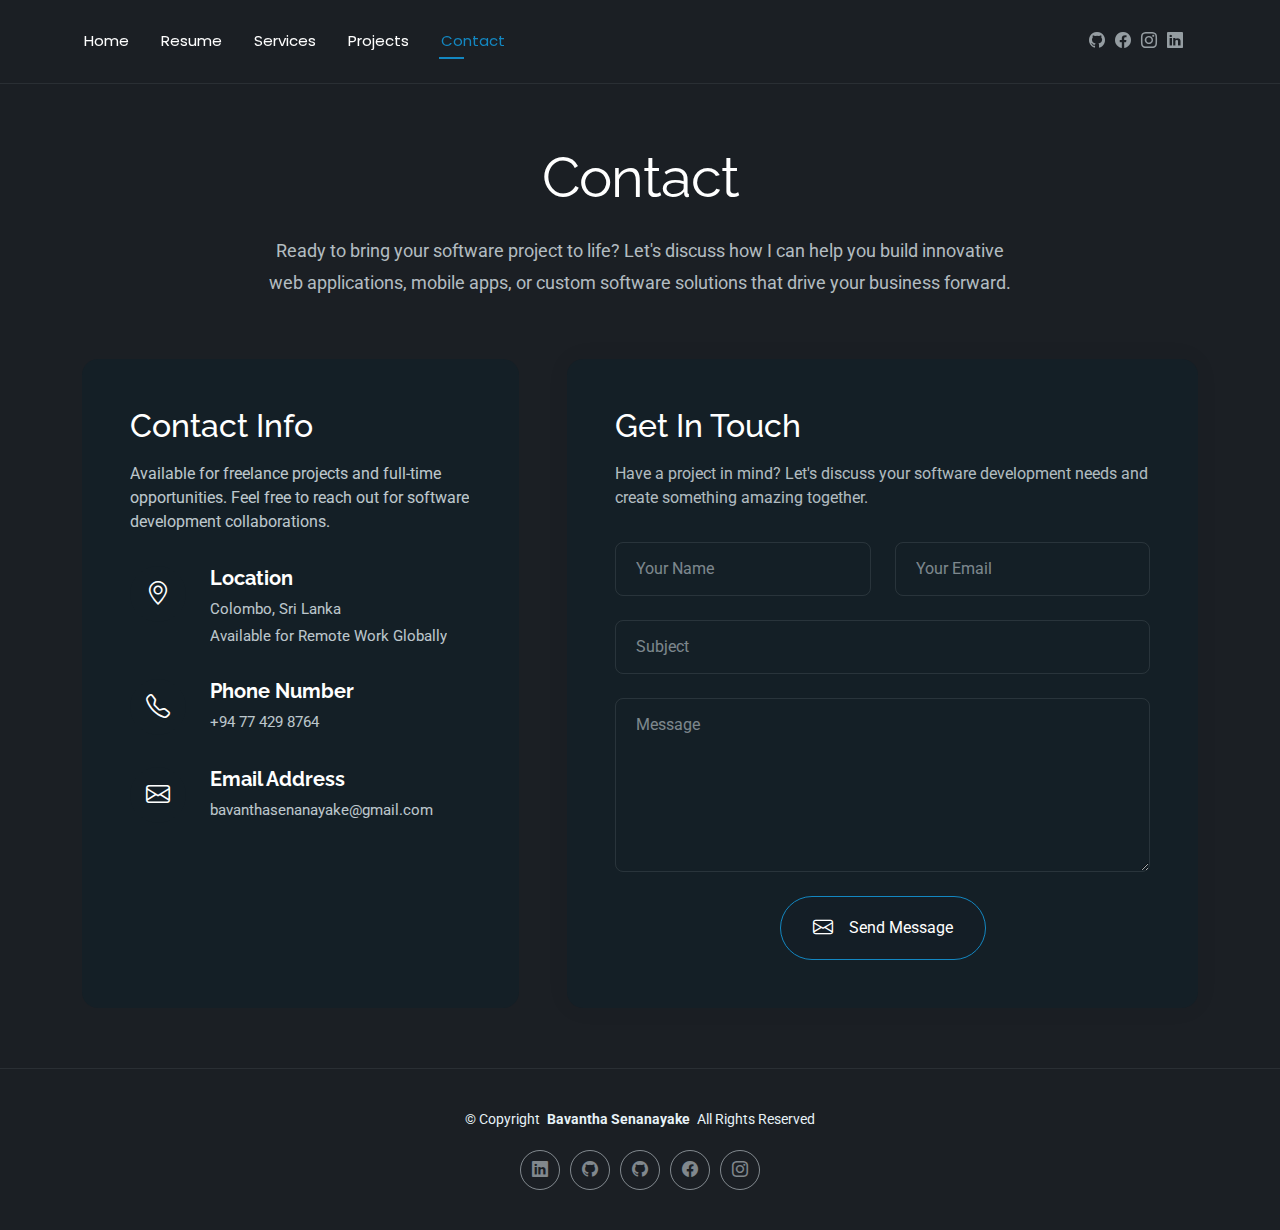
<file: contact.html>
<!DOCTYPE html>
<html lang="en">

<head>
  <meta charset="utf-8">
  <meta content="width=device-width, initial-scale=1.0" name="viewport">
  <title>Contact - Bavantha Senanayake</title>
  <meta name="description" content="Get in touch with Bavantha Senanayake for software development projects and collaborations">
  <meta name="keywords" content="contact, software developer, Bavantha Senanayake, Sri Lanka">

  <!-- Favicons -->
  <link href="assets/img/favicon.png" rel="icon">
  <link href="assets/img/apple-touch-icon.png" rel="apple-touch-icon">

  <!-- Fonts -->
  <link href="https://fonts.googleapis.com" rel="preconnect">
  <link href="https://fonts.gstatic.com" rel="preconnect" crossorigin>
  <link href="https://fonts.googleapis.com/css2?family=Roboto:ital,wght@0,100;0,300;0,400;0,500;0,700;0,900;1,100;1,300;1,400;1,500;1,700;1,900&family=Poppins:ital,wght@0,100;0,200;0,300;0,400;0,500;0,600;0,700;0,800;0,900;1,100;1,200;1,300;1,400;1,500;1,600;1,700;1,800;1,900&family=Raleway:ital,wght@0,100;0,200;0,300;0,400;0,500;0,600;0,700;0,800;0,900;1,100;1,200;1,300;1,400;1,500;1,600;1,700;1,800;1,900&display=swap" rel="stylesheet">

  <!-- Vendor CSS Files -->
  <link href="assets/vendor/bootstrap/css/bootstrap.min.css" rel="stylesheet">
  <link href="assets/vendor/bootstrap-icons/bootstrap-icons.css" rel="stylesheet">
  <!-- <link href="assets/vendor/aos/aos.css" rel="stylesheet"> -->
  <link href="assets/vendor/swiper/swiper-bundle.min.css" rel="stylesheet">
  <link href="assets/vendor/glightbox/css/glightbox.min.css" rel="stylesheet">

  <!-- Main CSS File -->
  <link href="assets/css/main.css" rel="stylesheet">

  <!-- =======================================================
  * Template Name: FolioOne
  * Template URL: https://bootstrapmade.com/folioone-bootstrap-portfolio-website-template/
  * Updated: Aug 23 2025 with Bootstrap v5.3.7
  * Author: BootstrapMade.com
  * License: https://bootstrapmade.com/license/
  ======================================================== -->
</head>

<body class="contact-page">

  <header id="header" class="header d-flex align-items-center light-background sticky-top">
    <div class="container position-relative d-flex align-items-center justify-content-between">

      <!-- <a href="index.html" class="logo d-flex align-items-center me-auto me-xl-0">
      <img src="assets/img/logo.webp" alt="">
      <h1 class="sitename">FolioOne</h1> 
    </a> -->

      <nav id="navmenu" class="navmenu">
        <ul>
          <li><a href="index.html">Home</a></li>
        
          <li><a href="resume.html">Resume</a></li>
          <li><a href="services.html">Services</a></li>
          <li><a href="projects.html">Projects</a></li>
          
          <li><a href="contact.html" class="active">Contact</a></li>
        </ul>
        <i class="mobile-nav-toggle d-xl-none bi bi-list"></i>
      </nav>

      <div class="header-social-links">
        <a href="https://github.com/Bavantha-Senanayake" class="github" target="_blank"><i class="bi bi-github"></i></a>
        <a href="https://www.facebook.com/share/19qvq2ez33/?mibextid=wwXIfr" class="facebook" target="_blank"><i class="bi bi-facebook"></i></a>
        <a href="https://www.instagram.com/bavantha_senanayake?igsh=ZzFoajd2bWZwcWZ1&utm_source=qr" class="instagram" target="_blank"><i class="bi bi-instagram"></i></a>
        <a href="https://www.linkedin.com/in/bavantha-senanayake" class="linkedin" target="_blank"><i class="bi bi-linkedin"></i></a>
      </div>

    </div>
  </header>

  <main class="main">

    <!-- Contact Section -->
    <section id="contact" class="contact section">

      <!-- Section Title -->
      <div class="container section-title" data-aos="fade-up">
        <h2>Contact</h2>
        <p>Ready to bring your software project to life? Let's discuss how I can help you build innovative web applications, mobile apps, or custom software solutions that drive your business forward.</p>
      </div><!-- End Section Title -->

      <div class="container" data-aos="fade-up" data-aos-delay="100">

        <div class="row g-4 g-lg-5">
          <div class="col-lg-5">
            <div class="info-box" data-aos="fade-up" data-aos-delay="200">
              <h3>Contact Info</h3>
              <p>Available for freelance projects and full-time opportunities. Feel free to reach out for software development collaborations.</p>

              <div class="info-item" data-aos="fade-up" data-aos-delay="300">
                <div class="icon-box">
                  <i class="bi bi-geo-alt"></i>
                </div>
                <div class="content">
                  <h4>Location</h4>
                  <p>Colombo, Sri Lanka</p>
                  <p>Available for Remote Work Globally</p>
                </div>
              </div>

              <div class="info-item" data-aos="fade-up" data-aos-delay="400">
                <div class="icon-box">
                  <i class="bi bi-telephone"></i>
                </div>
                <div class="content">
                  <h4>Phone Number</h4>
                  <p>+94 77 429 8764</p>
                 
                </div>
              </div>

              <div class="info-item" data-aos="fade-up" data-aos-delay="500">
                <div class="icon-box">
                  <i class="bi bi-envelope"></i>
                </div>
                <div class="content">
                  <h4>Email Address</h4>
                  <p>bavanthasenanayake@gmail.com</p>                  
                </div>
              </div>
            </div>
          </div>

          <div class="col-lg-7">
            <div class="contact-form" data-aos="fade-up" data-aos-delay="300">
              <h3>Get In Touch</h3>
              <p>Have a project in mind? Let's discuss your software development needs and create something amazing together.</p>

              <form action="https://formspree.io/f/xnngzzea" method="post" class="php-email-form" data-aos="fade-up" data-aos-delay="200">
                <div class="row gy-4">

                  <div class="col-md-6">
                    <input type="text" name="name" class="form-control" placeholder="Your Name" required="">
                  </div>

                  <div class="col-md-6 ">
                    <input type="email" class="form-control" name="email" placeholder="Your Email" required="">
                  </div>

                  <div class="col-12">
                    <input type="text" class="form-control" name="subject" placeholder="Subject" required="">
                  </div>

                  <div class="col-12">
                    <textarea class="form-control" name="message" rows="6" placeholder="Message" required=""></textarea>
                  </div>

                  <div class="col-12 text-center">
                    <div class="loading">
                      <div class="d-flex align-items-center justify-content-center">
                        <span>Sending your message...</span>
                      </div>
                    </div>
                    <div class="error-message"></div>
                    <div class="sent-message">
                      <i class="bi bi-check-circle-fill me-2"></i>
                      Your message has been sent successfully! Thank you for reaching out.
                    </div>

                    <button type="submit" class="btn">
                      <i class="bi bi-envelope me-2"></i>Send Message
                    </button>
                  </div>

                </div>
              </form>

            </div>
          </div>

        </div>

      </div>

    </section><!-- /Contact Section -->

  </main>

  <footer id="footer" class="footer">

    <div class="container">
      <div class="copyright text-center ">
        <p>© <span>Copyright</span> <strong class="px-1 sitename">Bavantha Senanayake</strong> <span>All Rights Reserved<br></span></p>
      </div>
      <div class="social-links d-flex justify-content-center">
        <a href="https://www.linkedin.com/in/bavantha-senanayake" target="_blank"><i class="bi bi-linkedin"></i></a>
        <a href="https://github.com/Bavantha-Senanayake" target="_blank"><i class="bi bi-github"></i></a>
        <a href="https://github.com/Bavantha-codescale" target="_blank"><i class="bi bi-github"></i></a>
        <a href="https://www.facebook.com/share/19qvq2ez33/?mibextid=wwXIfr" target="_blank"><i class="bi bi-facebook"></i></a>
        <a href="https://www.instagram.com/bavantha_senanayake?igsh=ZzFoajd2bWZwcWZ1&utm_source=qr" target="_blank"><i class="bi bi-instagram"></i></a>
      </div>
     
    </div>

  </footer>

  <!-- Scroll Top -->
  <a href="#" id="scroll-top" class="scroll-top d-flex align-items-center justify-content-center"><i class="bi bi-arrow-up-short"></i></a>

  <!-- Preloader -->
  <div id="preloader"></div>

  <!-- Vendor JS Files -->
  <script src="assets/vendor/bootstrap/js/bootstrap.bundle.min.js"></script>
  <script src="assets/js/formspree-handler.js"></script>
  <script src="assets/vendor/aos/aos.js"></script>
  <script src="assets/vendor/typed.js/typed.umd.js"></script>
  <script src="assets/vendor/waypoints/noframework.waypoints.js"></script>
  <script src="assets/vendor/purecounter/purecounter_vanilla.js"></script>
  <script src="assets/vendor/swiper/swiper-bundle.min.js"></script>
  <script src="assets/vendor/imagesloaded/imagesloaded.pkgd.min.js"></script>
  <script src="assets/vendor/isotope-layout/isotope.pkgd.min.js"></script>
  <script src="assets/vendor/glightbox/js/glightbox.min.js"></script>

  <!-- Main JS File -->
  <script src="assets/js/main.js"></script>

</body>

</html>
</file>
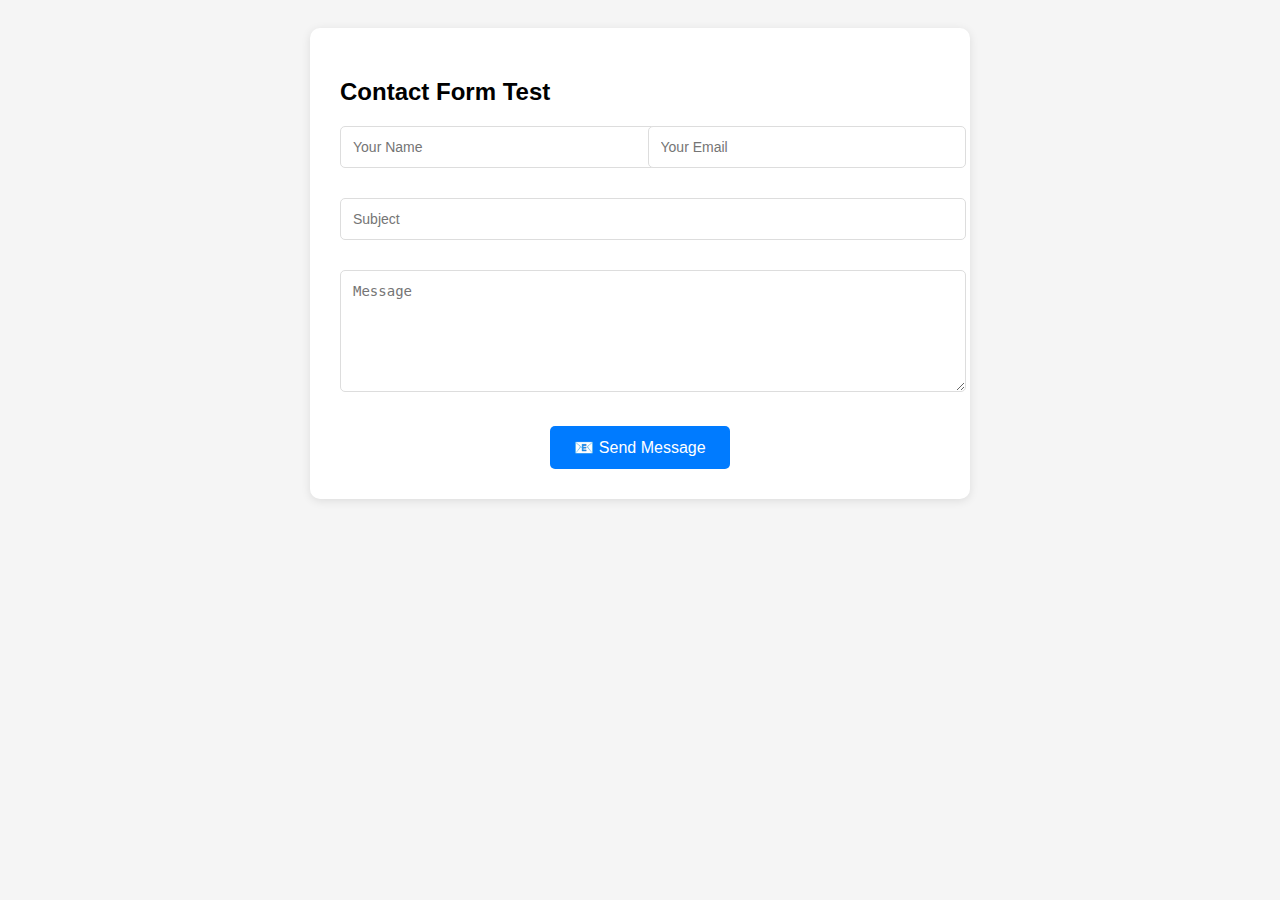
<file: form-test.html>
<!DOCTYPE html>
<html lang="en">
<head>
    <meta charset="UTF-8">
    <meta name="viewport" content="width=device-width, initial-scale=1.0">
    <title>Form Test</title>
    <style>
        body { font-family: Arial, sans-serif; padding: 20px; background-color: #f5f5f5; }
        .container { max-width: 600px; margin: 0 auto; background: white; padding: 30px; border-radius: 10px; box-shadow: 0 2px 10px rgba(0,0,0,0.1); }
        .form-control { width: 100%; padding: 12px; margin-bottom: 15px; border: 1px solid #ddd; border-radius: 5px; font-size: 14px; }
        .btn { background-color: #007bff; color: white; padding: 12px 24px; border: none; border-radius: 5px; cursor: pointer; font-size: 16px; }
        .btn:hover { background-color: #0056b3; }
        .btn:disabled { background-color: #6c757d; cursor: not-allowed; }
        .loading, .error-message, .sent-message { padding: 15px; margin: 15px 0; border-radius: 5px; display: none; }
        .loading { background-color: #e9ecef; border: 1px solid #dee2e6; text-align: center; }
        .loading.d-block { display: block; }
        .error-message { background-color: #f8d7da; color: #721c24; border: 1px solid #f5c6cb; }
        .error-message.d-block { display: block; }
        .sent-message { background-color: #d4edda; color: #155724; border: 1px solid #c3e6cb; }
        .sent-message.d-block { display: block; }
        .row { display: flex; gap: 15px; flex-wrap: wrap; }
        .col-md-6 { flex: 1; min-width: 250px; }
        .col-12 { flex: 100%; }
        .text-center { text-align: center; }
    </style>
</head>
<body>
    <div class="container">
        <h2>Contact Form Test</h2>
        <form action="https://formspree.io/f/xnngzzea" method="post" class="php-email-form">
            <div class="row">
                <div class="col-md-6">
                    <input type="text" name="name" class="form-control" placeholder="Your Name" required>
                </div>
                <div class="col-md-6">
                    <input type="email" class="form-control" name="email" placeholder="Your Email" required>
                </div>
                <div class="col-12">
                    <input type="text" class="form-control" name="subject" placeholder="Subject" required>
                </div>
                <div class="col-12">
                    <textarea class="form-control" name="message" rows="6" placeholder="Message" required></textarea>
                </div>
                <div class="col-12 text-center">
                    <div class="loading">
                        <div>🔄 Sending your message...</div>
                    </div>
                    <div class="error-message"></div>
                    <div class="sent-message">
                        ✅ Your message has been sent successfully! Thank you for reaching out.
                    </div>
                    <button type="submit" class="btn">📧 Send Message</button>
                </div>
            </div>
        </form>
    </div>

    <script>
        /**
         * Formspree Form Handler
         */
        (function () {
          "use strict";

          let forms = document.querySelectorAll('.php-email-form[action*="formspree.io"]');

          forms.forEach(function(form) {
            form.addEventListener('submit', function(event) {
              event.preventDefault();
              
              let thisForm = this;
              let action = thisForm.getAttribute('action');
              
              if (!action) {
                displayError(thisForm, 'The form action property is not set!');
                return;
              }

              showLoading(thisForm);
              
              let formData = new FormData(thisForm);

              fetch(action, {
                method: 'POST',
                body: formData,
                headers: {
                  'Accept': 'application/json'
                }
              })
              .then(response => {
                hideLoading(thisForm);
                
                if (response.ok) {
                  return response.json();
                } else {
                  return response.json().then(data => {
                    throw new Error(data.error || `HTTP Error: ${response.status}`);
                  });
                }
              })
              .then(data => {
                showSuccess(thisForm);
                thisForm.reset();
                
                setTimeout(() => {
                  hideSuccess(thisForm);
                }, 5000);
              })
              .catch(error => {
                console.error('Form submission error:', error);
                displayError(thisForm, error.message || 'Something went wrong. Please try again.');
              });
            });
          });

          function showLoading(form) {
            hideAllStates(form);
            let loadingElement = form.querySelector('.loading');
            if (loadingElement) {
              loadingElement.classList.add('d-block');
            }
            
            let submitBtn = form.querySelector('button[type="submit"]');
            if (submitBtn) {
              submitBtn.disabled = true;
              submitBtn.innerHTML = '⏳ Sending...';
            }
          }

          function hideLoading(form) {
            let loadingElement = form.querySelector('.loading');
            if (loadingElement) {
              loadingElement.classList.remove('d-block');
            }
            
            let submitBtn = form.querySelector('button[type="submit"]');
            if (submitBtn) {
              submitBtn.disabled = false;
              submitBtn.innerHTML = '📧 Send Message';
            }
          }

          function showSuccess(form) {
            hideAllStates(form);
            let successElement = form.querySelector('.sent-message');
            if (successElement) {
              successElement.classList.add('d-block');
            }
          }

          function hideSuccess(form) {
            let successElement = form.querySelector('.sent-message');
            if (successElement) {
              successElement.classList.remove('d-block');
            }
          }

          function displayError(form, message) {
            hideAllStates(form);
            let errorElement = form.querySelector('.error-message');
            if (errorElement) {
              errorElement.innerHTML = message;
              errorElement.classList.add('d-block');
            }
            
            setTimeout(() => {
              hideError(form);
            }, 8000);
          }

          function hideError(form) {
            let errorElement = form.querySelector('.error-message');
            if (errorElement) {
              errorElement.classList.remove('d-block');
            }
          }

          function hideAllStates(form) {
            hideLoading(form);
            hideError(form);
            hideSuccess(form);
          }

        })();
    </script>
</body>
</html>
</file>
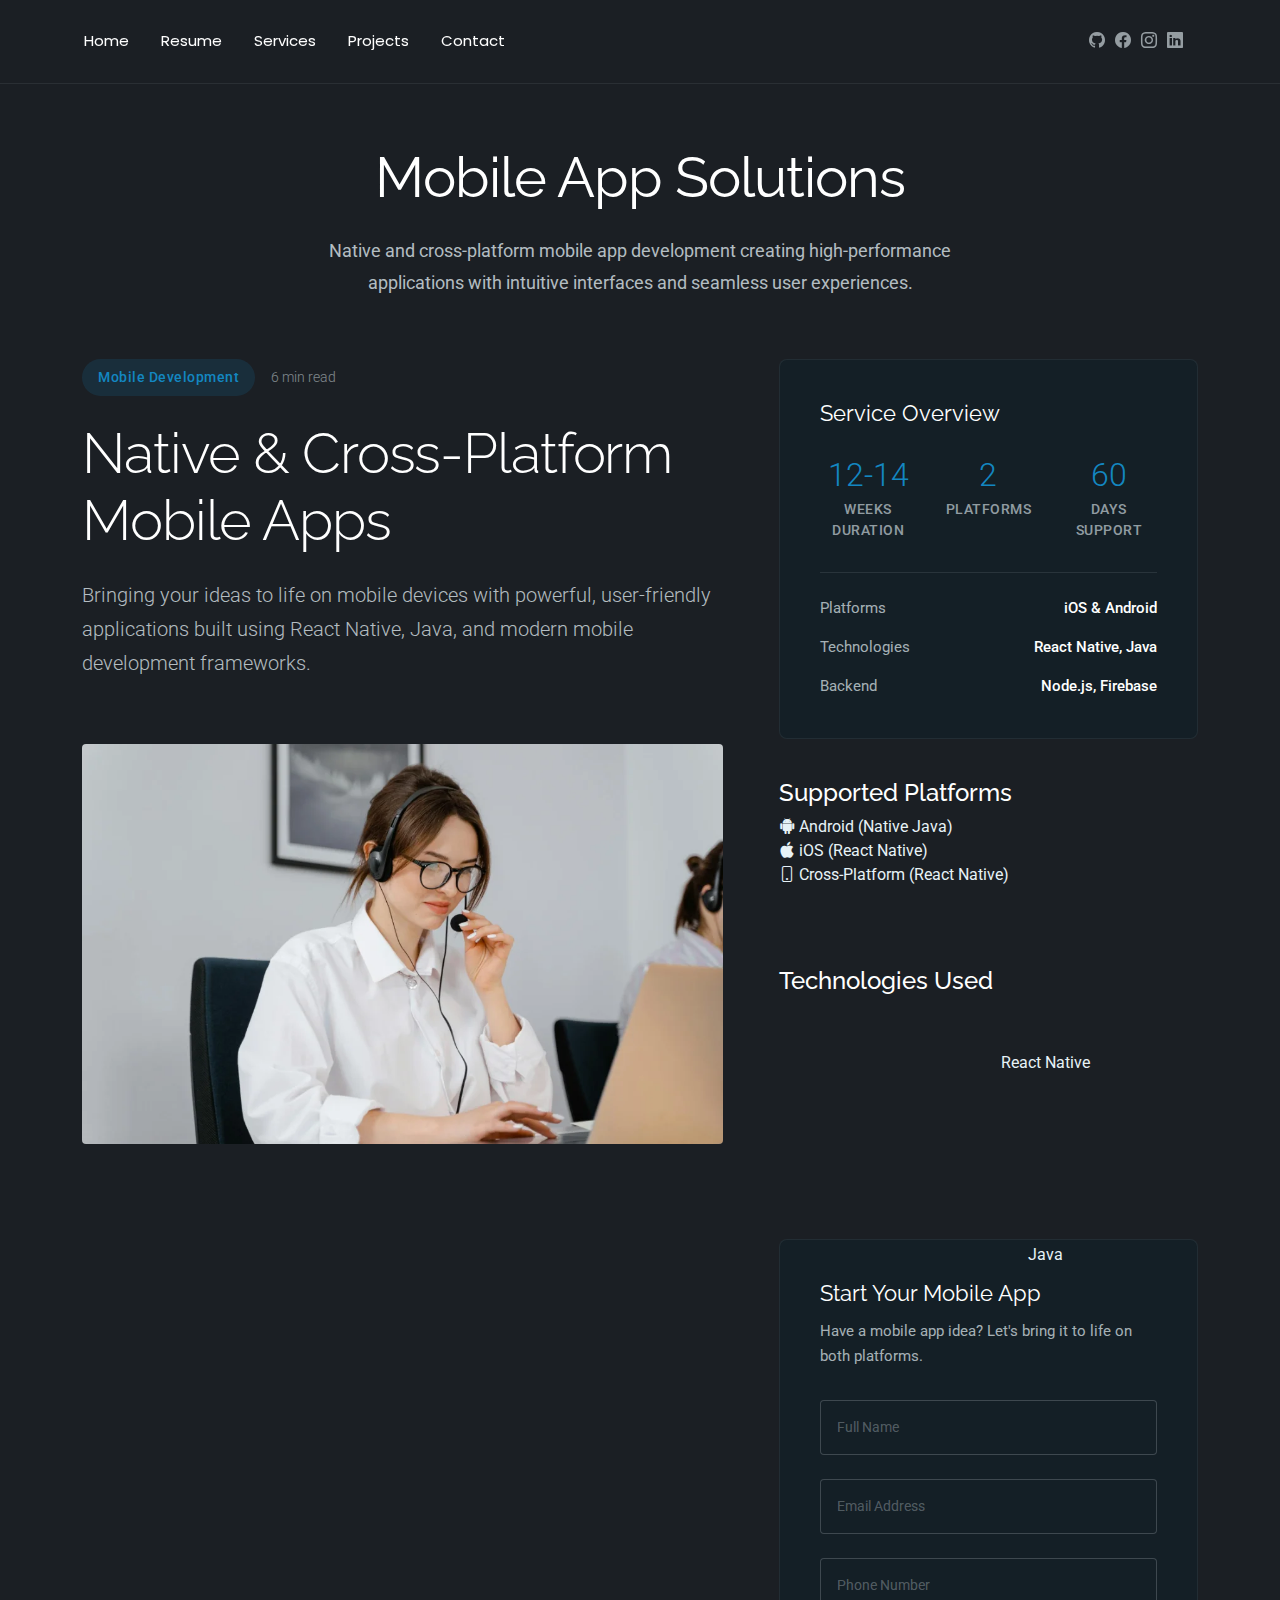
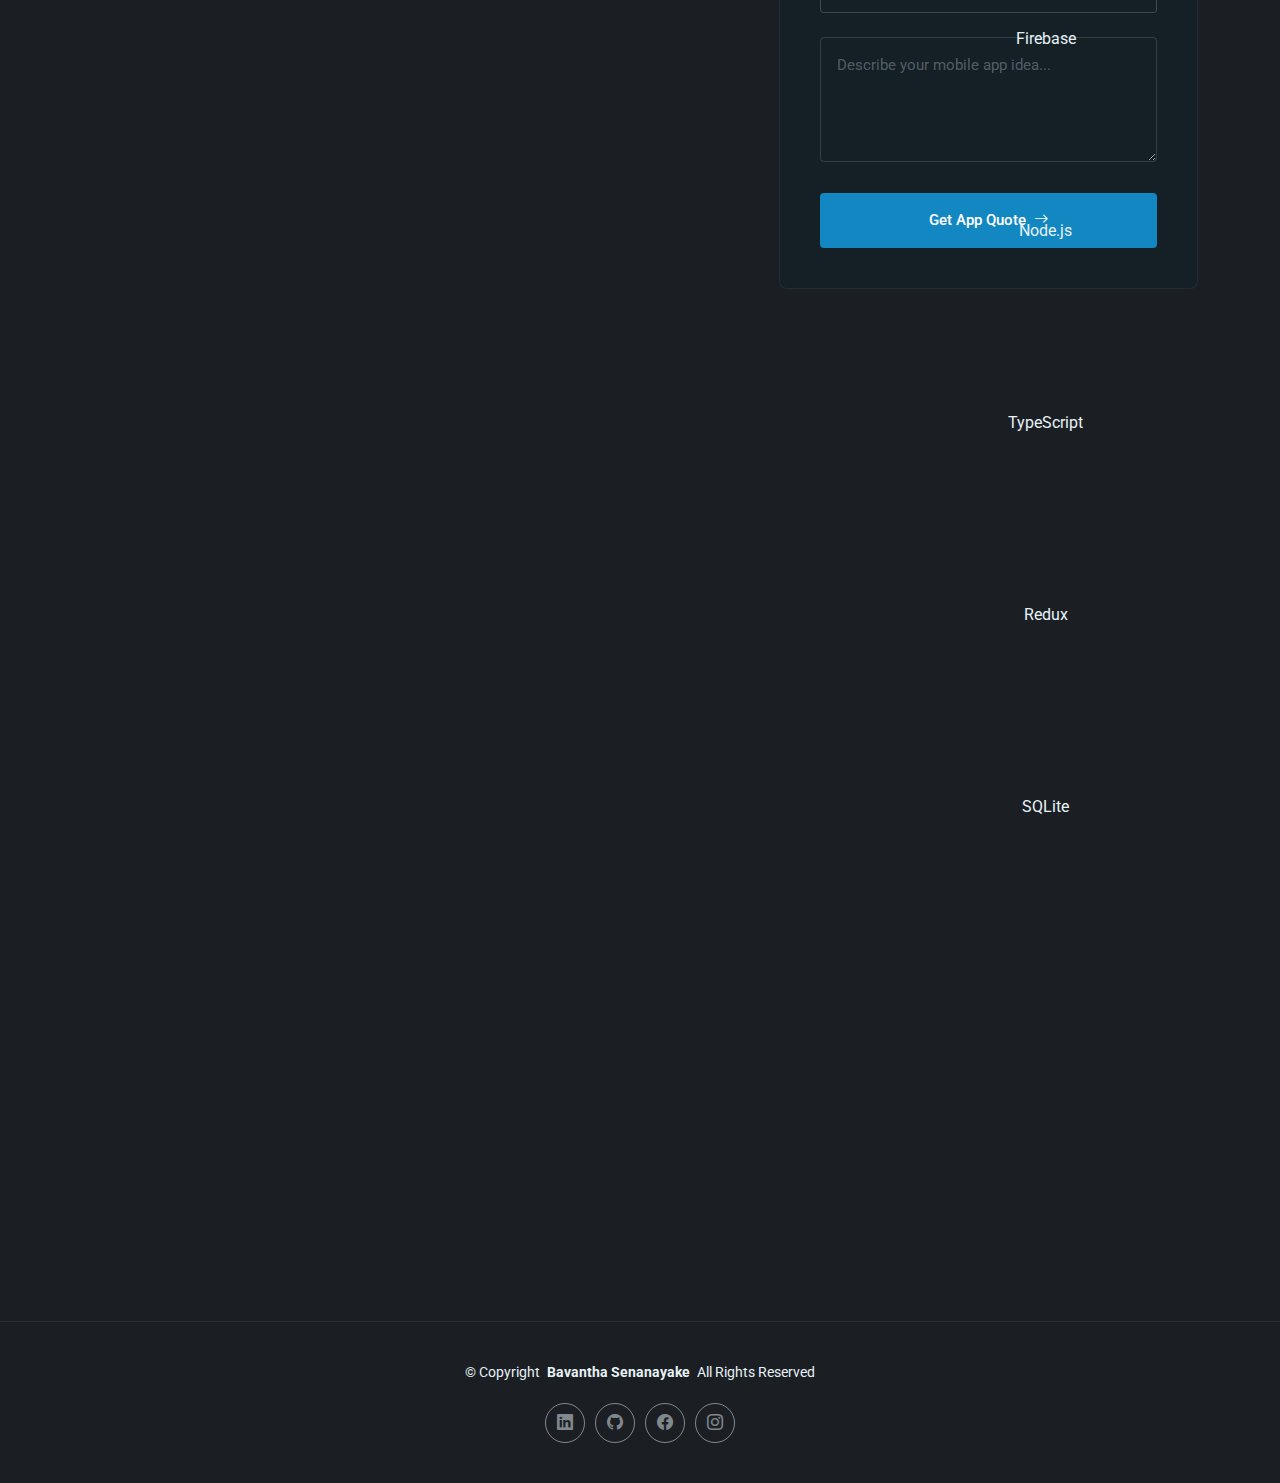
<file: mobile-app-details.html>
<!DOCTYPE html>
<html lang="en">

<head>
  <meta charset="utf-8">
  <meta content="width=device-width, initial-scale=1.0" name="viewport">
  <title>Mobile App Solutions - Bavantha Senanayake</title>
  <meta name="description" content="Professional mobile app development using React Native, Java, and Android Studio">
  <meta name="keywords" content="mobile app development, react native, java, android, ios, mobile solutions">

  <!-- Favicons -->
  <link href="assets/img/favicon.png" rel="icon">
  <link href="assets/img/apple-touch-icon.png" rel="apple-touch-icon">

  <!-- Fonts -->
  <link href="https://fonts.googleapis.com" rel="preconnect">
  <link href="https://fonts.gstatic.com" rel="preconnect" crossorigin>
  <link href="https://fonts.googleapis.com/css2?family=Roboto:ital,wght@0,100;0,300;0,400;0,500;0,700;0,900;1,100;1,300;1,400;1,500;1,700;1,900&family=Poppins:ital,wght@0,100;0,200;0,300;0,400;0,500;0,600;0,700;0,800;0,900;1,100;1,200;1,300;1,400;1,500;1,600;1,700;1,800;1,900&family=Raleway:ital,wght@0,100;0,200;0,300;0,400;0,500;0,600;0,700;0,800;0,900;1,100;1,200;1,300;1,400;1,500;1,600;1,700;1,800;1,900&display=swap" rel="stylesheet">

  <!-- Vendor CSS Files -->
  <link href="assets/vendor/bootstrap/css/bootstrap.min.css" rel="stylesheet">
  <link href="assets/vendor/bootstrap-icons/bootstrap-icons.css" rel="stylesheet">
  <link href="assets/vendor/aos/aos.css" rel="stylesheet">
  <link href="assets/vendor/swiper/swiper-bundle.min.css" rel="stylesheet">
  <link href="assets/vendor/glightbox/css/glightbox.min.css" rel="stylesheet">

  <!-- Main CSS File -->
  <link href="assets/css/main.css" rel="stylesheet">
</head>

<body class="service-details-page">

  <header id="header" class="header d-flex align-items-center light-background sticky-top">
    <div class="container position-relative d-flex align-items-center justify-content-between">

      <nav id="navmenu" class="navmenu">
        <ul>
          <li><a href="index.html">Home</a></li>
          <li><a href="resume.html">Resume</a></li>
          <li><a href="services.html">Services</a></li>
          <li><a href="projects.html">Projects</a></li>
          
          <li><a href="contact.html">Contact</a></li>
        </ul>
        <i class="mobile-nav-toggle d-xl-none bi bi-list"></i>
      </nav>

      <div class="header-social-links">
        <a href="https://github.com/Bavantha-Senanayake" class="github" target="_blank"><i class="bi bi-github"></i></a>
        <a href="https://www.facebook.com/share/19qvq2ez33/?mibextid=wwXIfr" class="facebook" target="_blank"><i class="bi bi-facebook"></i></a>
        <a href="https://www.instagram.com/bavantha_senanayake?igsh=ZzFoajd2bWZwcWZ1&utm_source=qr" class="instagram" target="_blank"><i class="bi bi-instagram"></i></a>
        <a href="https://www.linkedin.com/in/bavantha-senanayake" class="linkedin" target="_blank"><i class="bi bi-linkedin"></i></a>
      </div>

    </div>
  </header>

  <main class="main">

    <!-- Service Details Section -->
    <section id="service-details" class="service-details section">

      <!-- Section Title -->
      <div class="container section-title" data-aos="fade-up">
        <h2>Mobile App Solutions</h2>
        <p>Native and cross-platform mobile app development creating high-performance applications with intuitive interfaces and seamless user experiences.</p>
      </div><!-- End Section Title -->

      <div class="container" data-aos="fade-up" data-aos-delay="100">

        <div class="row">

          <!-- Main Content Area -->
          <div class="col-lg-7">

            <!-- Hero Service Introduction -->
            <div class="service-hero" data-aos="fade-up" data-aos-delay="100">
              <div class="service-meta">
                <span class="service-category">Mobile Development</span>
                <span class="reading-time">6 min read</span>
              </div>
              <h1>Native & Cross-Platform Mobile Apps</h1>
              <p class="service-description">Bringing your ideas to life on mobile devices with powerful, user-friendly applications built using React Native, Java, and modern mobile development frameworks.</p>
            </div>

            <!-- Service Visual -->
            <div class="service-visual" data-aos="zoom-in" data-aos-delay="200">
              <img src="assets/img/services/services-7.webp" alt="Mobile App Development" class="img-fluid">
            </div>

            <!-- Service Content -->
            <div class="service-narrative" data-aos="fade-up" data-aos-delay="300">
              <h3>Comprehensive Mobile Solutions</h3>
              <p>I develop high-performance mobile applications that deliver exceptional user experiences across iOS and Android platforms. Whether you need a native Android app built with Java or a cross-platform solution using React Native, I ensure your app stands out in the competitive mobile marketplace.</p>

              <p>My mobile development approach focuses on creating intuitive interfaces, implementing real-time features, and ensuring seamless integration with backend services. From concept to app store deployment, I handle the complete mobile development lifecycle with attention to performance, security, and user engagement.</p>

              <!-- Key Benefits Grid -->
              <div class="benefits-grid" data-aos="fade-up" data-aos-delay="400">
                <div class="benefit-card">
                  <div class="benefit-icon">
                    <i class="bi bi-device-hdd"></i>
                  </div>
                  <h4>Cross-Platform</h4>
                  <p>Single codebase for both iOS and Android with React Native for maximum efficiency.</p>
                </div>

                <div class="benefit-card">
                  <div class="benefit-icon">
                    <i class="bi bi-lightning-charge"></i>
                  </div>
                  <h4>High Performance</h4>
                  <p>Optimized native performance with smooth animations and fast load times.</p>
                </div>

                <div class="benefit-card">
                  <div class="benefit-icon">
                    <i class="bi bi-wifi"></i>
                  </div>
                  <h4>Real-time Features</h4>
                  <p>Push notifications, real-time updates, and offline functionality built-in.</p>
                </div>

                <div class="benefit-card">
                  <div class="benefit-icon">
                    <i class="bi bi-shop"></i>
                  </div>
                  <h4>Store Ready</h4>
                  <p>Complete app store optimization and deployment assistance for both platforms.</p>
                </div>
              </div>

            </div>

            <!-- Implementation Timeline -->
            <div class="timeline-section" data-aos="fade-up" data-aos-delay="500">
              <h3>Development Process</h3>
              <div class="timeline">
                <div class="timeline-item">
                  <div class="timeline-marker">
                    <span>1</span>
                  </div>
                  <div class="timeline-content">
                    <h4>Discovery & Design</h4>
                    <p>User experience research, wireframing, UI/UX design, and platform selection strategy.</p>
                    <small>Week 1-3</small>
                  </div>
                </div>

                <div class="timeline-item">
                  <div class="timeline-marker">
                    <span>2</span>
                  </div>
                  <div class="timeline-content">
                    <h4>Core Development</h4>
                    <p>Building core app functionality, implementing navigation, and integrating essential features.</p>
                    <small>Week 4-8</small>
                  </div>
                </div>

                <div class="timeline-item">
                  <div class="timeline-marker">
                    <span>3</span>
                  </div>
                  <div class="timeline-content">
                    <h4>Integration & Testing</h4>
                    <p>API integration, database connectivity, comprehensive testing across devices.</p>
                    <small>Week 9-11</small>
                  </div>
                </div>

                <div class="timeline-item">
                  <div class="timeline-marker">
                    <span>4</span>
                  </div>
                  <div class="timeline-content">
                    <h4>Launch & Support</h4>
                    <p>App store submission, launch monitoring, and post-launch support and updates.</p>
                    <small>Week 12-14</small>
                  </div>
                </div>
              </div>
            </div>

          </div><!-- End Main Content -->

          <!-- Service Sidebar -->
          <div class="col-lg-5">
            <div class="service-sidebar" data-aos="fade-up" data-aos-delay="200">

              <!-- Service Overview Card -->
              <div class="overview-card">
                <div class="overview-header">
                  <h4>Service Overview</h4>
                </div>
                <div class="overview-stats">
                  <div class="stat-item">
                    <div class="stat-number">12-14</div>
                    <div class="stat-label">Weeks Duration</div>
                  </div>
                  <div class="stat-item">
                    <div class="stat-number">2</div>
                    <div class="stat-label">Platforms</div>
                  </div>
                  <div class="stat-item">
                    <div class="stat-number">60</div>
                    <div class="stat-label">Days Support</div>
                  </div>
                </div>

                <div class="overview-details">
                  <div class="detail-row">
                    <span class="detail-label">Platforms</span>
                    <span class="detail-value">iOS & Android</span>
                  </div>
                  <div class="detail-row">
                    <span class="detail-label">Technologies</span>
                    <span class="detail-value">React Native, Java</span>
                  </div>
                  <div class="detail-row">
                    <span class="detail-label">Backend</span>
                    <span class="detail-value">Node.js, Firebase</span>
                  </div>
                </div>
              </div>

              <!-- Platform Support -->
              <div class="platform-support">
                <h4>Supported Platforms</h4>
                <div class="platform-list">
                  <div class="platform-item">
                    <i class="bi bi-android2"></i>
                    <span>Android (Native Java)</span>
                  </div>
                  <div class="platform-item">
                    <i class="bi bi-apple"></i>
                    <span>iOS (React Native)</span>
                  </div>
                  <div class="platform-item">
                    <i class="bi bi-phone"></i>
                    <span>Cross-Platform (React Native)</span>
                  </div>
                </div>
              </div>

              <!-- Technology Stack -->
              <div class="tech-stack">
                <h4>Technologies Used</h4>
                <div class="tech-items">
                  <span class="tech-item">React Native</span>
                  <span class="tech-item">Java</span>
                  <span class="tech-item">Android Studio</span>
                  <span class="tech-item">Firebase</span>
                  <span class="tech-item">Node.js</span>
                  <span class="tech-item">TypeScript</span>
                  <span class="tech-item">Redux</span>
                  <span class="tech-item">SQLite</span>
                </div>
              </div>

              <!-- Consultation Form -->
              <div class="consultation-form">
                <div class="form-header">
                  <h4>Start Your Mobile App</h4>
                  <p>Have a mobile app idea? Let's bring it to life on both platforms.</p>
                </div>

                <form action="forms/consultation.php" method="post" class="php-email-form">
                  <div class="form-group">
                    <input type="text" name="name" class="form-input" placeholder="Full Name" required="">
                  </div>

                  <div class="form-group">
                    <input type="email" name="email" class="form-input" placeholder="Email Address" required="">
                  </div>

                  <div class="form-group">
                    <input type="tel" name="phone" class="form-input" placeholder="Phone Number">
                  </div>

                  <input type="hidden" name="subject" value="Mobile App Development Inquiry">

                  <div class="form-group">
                    <textarea name="message" class="form-input" rows="4" placeholder="Describe your mobile app idea..." required=""></textarea>
                  </div>

                  <div class="loading">Loading</div>
                  <div class="error-message"></div>
                  <div class="sent-message">Your app inquiry has been sent. Thank you!</div>

                  <button type="submit" class="btn-consultation">
                    <span>Get App Quote</span>
                    <i class="bi bi-arrow-right"></i>
                  </button>
                </form>
              </div>

            </div>
          </div><!-- End Sidebar -->

        </div>

      </div>

    </section><!-- /Service Details Section -->

  </main>

  <footer id="footer" class="footer">

    <div class="container">
      <div class="copyright text-center ">
        <p>© <span>Copyright</span> <strong class="px-1 sitename">Bavantha Senanayake</strong> <span>All Rights Reserved<br></span></p>
      </div>
      <div class="social-links d-flex justify-content-center">
        <a href="https://www.linkedin.com/in/bavantha-senanayake" target="_blank"><i class="bi bi-linkedin"></i></a>
        <a href="https://github.com/Bavantha-Senanayake" target="_blank"><i class="bi bi-github"></i></a>
        <a href="https://www.facebook.com/share/19qvq2ez33/?mibextid=wwXIfr" target="_blank"><i class="bi bi-facebook"></i></a>
        <a href="https://www.instagram.com/bavantha_senanayake?igsh=ZzFoajd2bWZwcWZ1&utm_source=qr" target="_blank"><i class="bi bi-instagram"></i></a>
      </div>
      
    </div>

  </footer>

  <!-- Scroll Top -->
  <a href="#" id="scroll-top" class="scroll-top d-flex align-items-center justify-content-center"><i class="bi bi-arrow-up-short"></i></a>

  <!-- Preloader -->
  <div id="preloader"></div>

  <!-- Vendor JS Files -->
  <script src="assets/vendor/bootstrap/js/bootstrap.bundle.min.js"></script>
  <script src="assets/vendor/php-email-form/validate.js"></script>
  <script src="assets/vendor/aos/aos.js"></script>
  <script src="assets/vendor/typed.js/typed.umd.js"></script>
  <script src="assets/vendor/waypoints/noframework.waypoints.js"></script>
  <script src="assets/vendor/purecounter/purecounter_vanilla.js"></script>
  <script src="assets/vendor/swiper/swiper-bundle.min.js"></script>
  <script src="assets/vendor/imagesloaded/imagesloaded.pkgd.min.js"></script>
  <script src="assets/vendor/isotope-layout/isotope.pkgd.min.js"></script>
  <script src="assets/vendor/glightbox/js/glightbox.min.js"></script>

  <!-- Main JS File -->
  <script src="assets/js/main.js"></script>

</body>

</html>
</file>
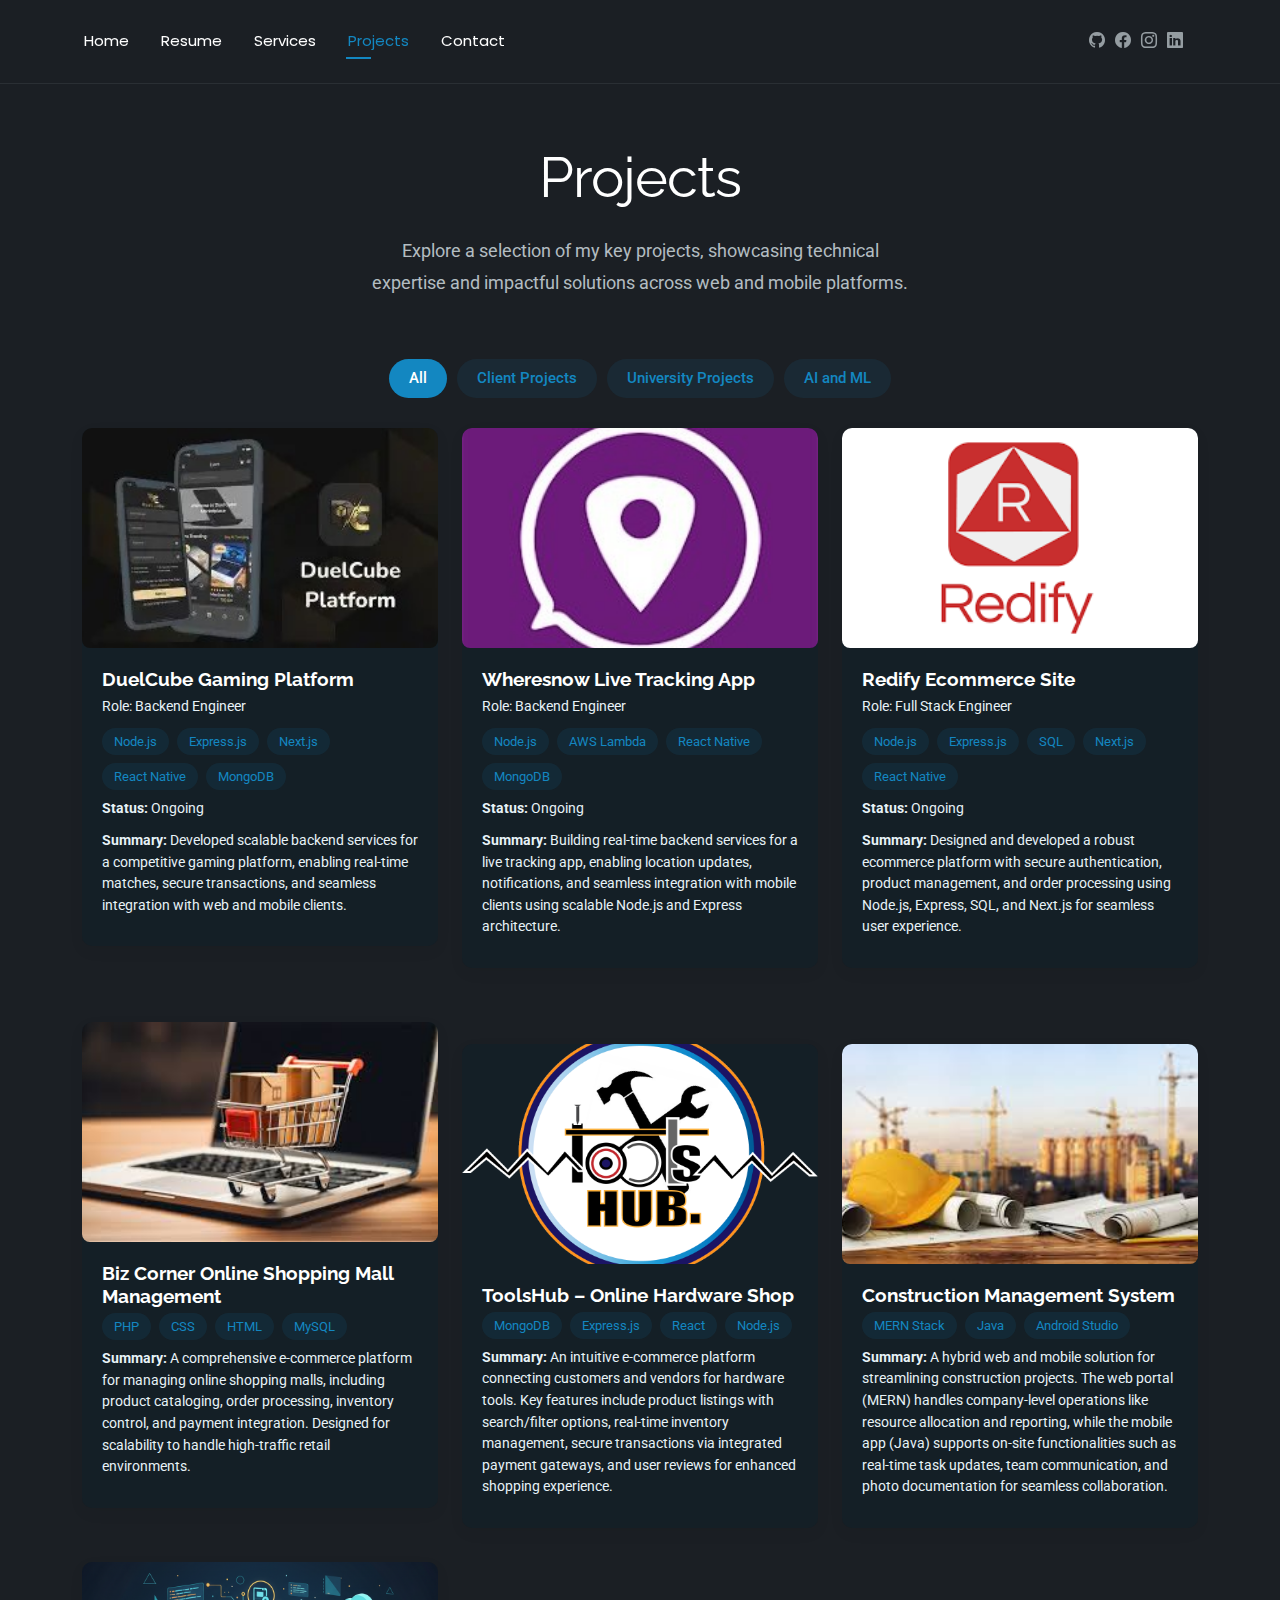
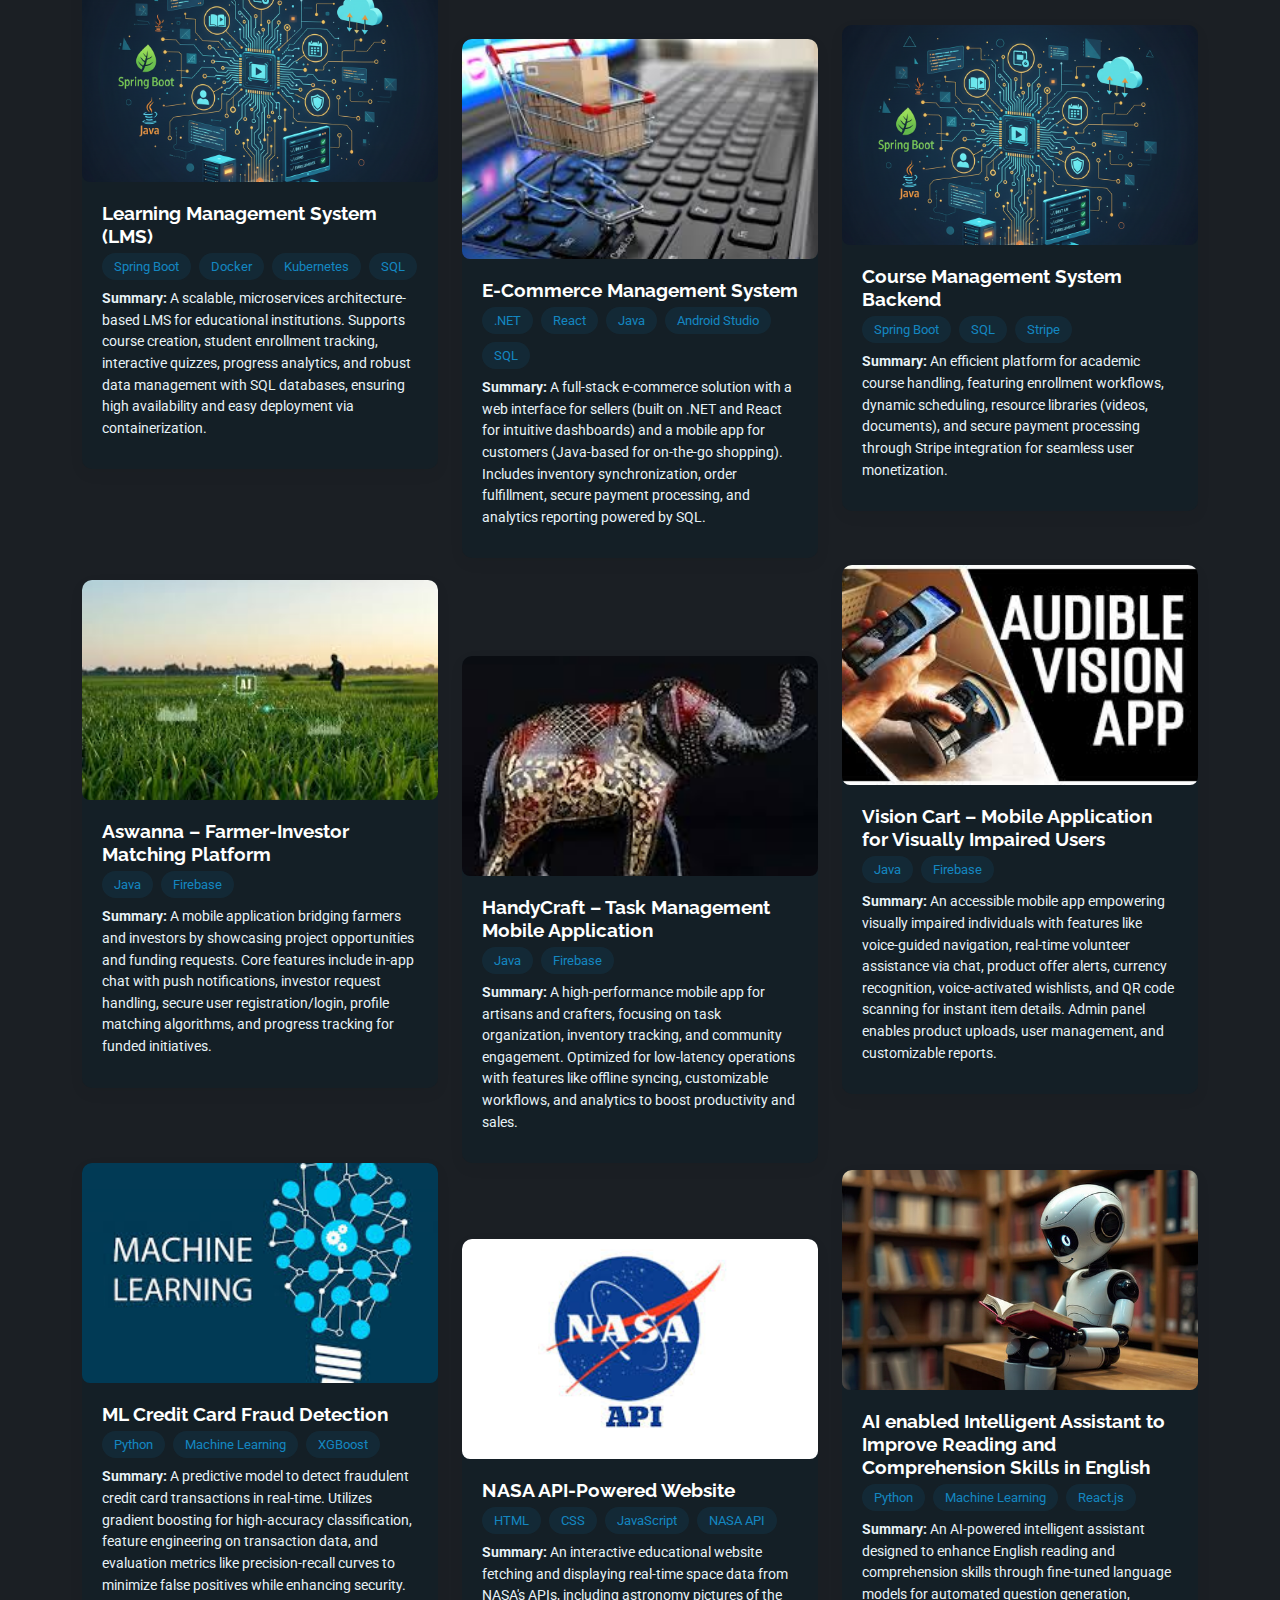
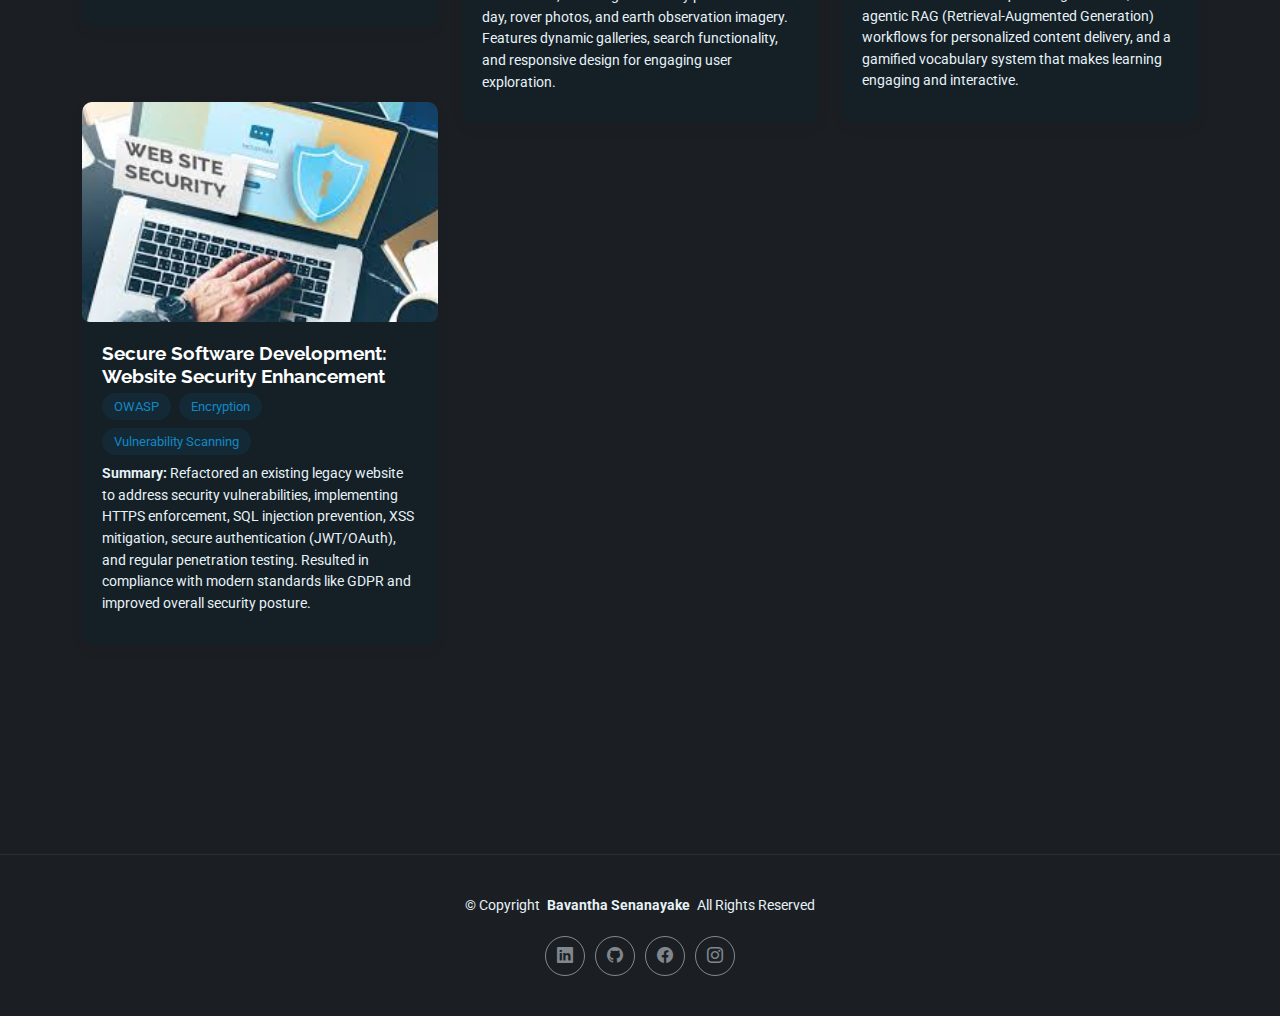
<file: portfolio.html>
<!DOCTYPE html>
<html lang="en">

<head>
  <meta charset="utf-8">
  <meta content="width=device-width, initial-scale=1.0" name="viewport">
  <title>Portfolio - FolioOne Bootstrap Template</title>
  <meta name="description" content="">
  <meta name="keywords" content="">

  <!-- Favicons -->
  <link href="assets/img/favicon.png" rel="icon">
  <link href="assets/img/apple-touch-icon.png" rel="apple-touch-icon">

  <!-- Fonts -->
  <link href="https://fonts.googleapis.com" rel="preconnect">
  <link href="https://fonts.gstatic.com" rel="preconnect" crossorigin>
  <link href="https://fonts.googleapis.com/css2?family=Roboto:ital,wght@0,100;0,300;0,400;0,500;0,700;0,900;1,100;1,300;1,400;1,500;1,700;1,900&family=Poppins:ital,wght@0,100;0,200;0,300;0,400;0,500;0,600;0,700;0,800;0,900;1,100;1,200;1,300;1,400;1,500;1,600;1,700;1,800;1,900&family=Raleway:ital,wght@0,100;0,200;0,300;0,400;0,500;0,600;0,700;0,800;0,900;1,100;1,200;1,300;1,400;1,500;1,600;1,700;1,800;1,900&display=swap" rel="stylesheet">

  <!-- Vendor CSS Files -->
  <link href="assets/vendor/bootstrap/css/bootstrap.min.css" rel="stylesheet">
  <link href="assets/vendor/bootstrap-icons/bootstrap-icons.css" rel="stylesheet">
  <link href="assets/vendor/aos/aos.css" rel="stylesheet">
  <link href="assets/vendor/swiper/swiper-bundle.min.css" rel="stylesheet">
  <link href="assets/vendor/glightbox/css/glightbox.min.css" rel="stylesheet">

  <!-- Main CSS File -->
  <link href="assets/css/main.css" rel="stylesheet">

  <!-- =======================================================
  * Template Name: FolioOne
  * Template URL: https://bootstrapmade.com/folioone-bootstrap-portfolio-website-template/
  * Updated: Aug 23 2025 with Bootstrap v5.3.7
  * Author: BootstrapMade.com
  * License: https://bootstrapmade.com/license/
  ======================================================== -->
</head>

<body class="portfolio-page">

  <header id="header" class="header d-flex align-items-center light-background sticky-top">
    <div class="container position-relative d-flex align-items-center justify-content-between">

      <!-- <a href="index.html" class="logo d-flex align-items-center me-auto me-xl-0">
      <img src="assets/img/logo.webp" alt="">
      <h1 class="sitename">FolioOne</h1> 
    </a> -->

      <nav id="navmenu" class="navmenu">
        <ul>
          <li><a href="index.html">Home</a></li>
        
          <li><a href="resume.html">Resume</a></li>
          <li><a href="services.html">Services</a></li>
          <li><a href="portfolio.html" class="active">Projects</a></li>
          
          <li><a href="contact.html">Contact</a></li>
        </ul>
        <i class="mobile-nav-toggle d-xl-none bi bi-list"></i>
      </nav>

      <div class="header-social-links">
        <a href="https://github.com/Bavantha-Senanayake" class="github" target="_blank"><i class="bi bi-github"></i></a>
        <a href="https://www.facebook.com/share/19qvq2ez33/?mibextid=wwXIfr" class="facebook" target="_blank"><i class="bi bi-facebook"></i></a>
        <a href="https://www.instagram.com/bavantha_senanayake?igsh=ZzFoajd2bWZwcWZ1&utm_source=qr" class="instagram" target="_blank"><i class="bi bi-instagram"></i></a>
        <a href="https://www.linkedin.com/in/bavantha-senanayake" class="linkedin" target="_blank"><i class="bi bi-linkedin"></i></a>
      </div>

    </div>
  </header>

  <main class="main">

    <!-- Projects Section -->
    <section id="projects" class="portfolio section">

      <!-- Section Title -->
      <div class="container section-title" data-aos="fade-up">
        <h2>Projects</h2>
        <p>Explore a selection of my key projects, showcasing technical expertise and impactful solutions across web and mobile platforms.</p>
      </div><!-- End Section Title -->

      <div class="container" data-aos="fade-up" data-aos-delay="100">

        <div class="isotope-layout" data-default-filter="*" data-layout="masonry" data-sort="original-order">
          <ul class="portfolio-filters isotope-filters" data-aos="fade-up" data-aos-delay="200">
            <li data-filter="*" class="filter-active">All</li>
           <li data-filter=".filter-technology">Client Projects </li>
            <li data-filter=".filter-finance">University Projects</li>
            <li data-filter=".filter-operations">AI and ML</li>            
          </ul><!-- End Portfolio Filters -->

          <div class="row gy-4 isotope-container" data-aos="fade-up" data-aos-delay="300">
            <!-- DuelCube Gaming Platform Card -->
            <div class="col-lg-4 col-md-6 portfolio-item isotope-item filter-technology">
              <div class="portfolio-card">
                <div class="portfolio-img">
                  <img src="assets/img/portfolio/portfolio-1.jpg" alt="DuelCube Gaming Platform" class="img-fluid">
                  <div class="portfolio-overlay">
                    <a href="https://duelcube.com" class="portfolio-details-link" target="_blank"><i class="bi bi-link"></i></a>
                  </div>
                </div>
                <div class="portfolio-info">
                  <h4>DuelCube Gaming Platform</h4>
                  <p>Role: Backend Engineer</p>
                  <div class="portfolio-tags">
                    <span>Node.js</span>
                    <span>Express.js</span>
                    <span>Next.js</span>
                    <span>React Native</span>
                    <span>MongoDB</span>
                  </div>
                    <p class="mt-2"><strong>Status:</strong> Ongoing</p>
                  <p class="mt-2"><strong>Summary:</strong> Developed scalable backend services for a competitive gaming platform, enabling real-time matches, secure transactions, and seamless integration with web and mobile clients.</p>
                </div>
              </div>
            </div>

            <!-- Wheresnow Live Tracking App Card -->
            <div class="col-lg-4 col-md-6 portfolio-item isotope-item filter-technology">
              <div class="portfolio-card">
                <div class="portfolio-img">
                  <img src="assets/img/portfolio/portfolio-2.jpg" alt="Wheresnow Live Tracking App" class="img-fluid">
                  <div class="portfolio-overlay">
                    <span class="badge bg-warning text-dark">Ongoing</span>
                  </div>
                </div>
                <div class="portfolio-info">
                  <h4>Wheresnow Live Tracking App</h4>
                  <p>Role: Backend Engineer</p>
                  <div class="portfolio-tags">
                    <span>Node.js</span>
                    <span>AWS Lambda</span>
                    <span>React Native</span>
                    <span>MongoDB</span>
                  </div>
                  <p class="mt-2"><strong>Status:</strong> Ongoing</p>
                  <p class="mt-2"><strong>Summary:</strong> Building real-time backend services for a live tracking app, enabling location updates, notifications, and seamless integration with mobile clients using scalable Node.js and Express architecture.</p>
                </div>
              </div>
            </div>

            <!-- Redify Ecommerce Site Card -->
            <div class="col-lg-4 col-md-6 portfolio-item isotope-item filter-technology">
              <div class="portfolio-card">
                <div class="portfolio-img">
                  <img src="assets/img/portfolio/redify.png" alt="Redify Ecommerce Site" class="img-fluid">
                  <div class="portfolio-overlay">
                     <a href="https://redifyinc.com/" class="portfolio-details-link" target="_blank"><i class="bi bi-link"></i></a>
               
                  </div>
                </div>
                <div class="portfolio-info">
                  <h4>Redify Ecommerce Site</h4>
                  <p>Role: Full Stack Engineer</p>
                  <div class="portfolio-tags">
                    <span>Node.js</span>
                    <span>Express.js</span>
                    <span>SQL</span>
                    <span>Next.js</span>
                    <span>React Native</span>
                  </div>
                    <p class="mt-2"><strong>Status:</strong> Ongoing</p>
                  <p class="mt-2"><strong>Summary:</strong> Designed and developed a robust ecommerce platform with secure authentication, product management, and order processing using Node.js, Express, SQL, and Next.js for seamless user experience.</p>
                </div>
              </div>
            </div>      
                 

            <div class="col-lg-4 col-md-6 portfolio-item isotope-item filter-finance">
              <div class="portfolio-card">
                <div class="portfolio-img">
                  <img src="assets/img/portfolio/php.jpeg" alt="Biz Corner Online Shopping Mall Management" class="img-fluid">
                  <div class="portfolio-overlay">
                     <a href="https://github.com/Bavantha-Senanayake/Biz-Corner-Online-Shopping-Mall-Management-System" class="portfolio-details-link"><i class="bi bi-link"></i></a>
                  </div>
                </div>
                <div class="portfolio-info">
                  <h4>Biz Corner Online Shopping Mall Management</h4>                  
                  <div class="portfolio-tags">
                    <span>PHP</span>
                    <span>CSS</span>
                    <span>HTML</span>
                    <span>MySQL</span>
                  </div>                  
                  <p class="mt-2"><strong>Summary:</strong> A comprehensive e-commerce platform for managing online shopping malls, including product cataloging, order processing, inventory control, and payment integration. Designed for scalability to handle high-traffic retail environments.</p>
                </div>
              </div>
            </div>

            <div class="col-lg-4 col-md-6 portfolio-item isotope-item filter-finance">
              <div class="portfolio-card">
                <div class="portfolio-img">
                  <img src="assets/img/portfolio/tools.png" alt="ToolsHub – Online Hardware Shop" class="img-fluid">
                  <div class="portfolio-overlay">
                     <a href="https://github.com/Bavantha-Senanayake/ITP_Project-Online_Hardware_Management_System" class="portfolio-details-link"><i class="bi bi-link"></i></a>
                  </div>
                </div>
                <div class="portfolio-info">
                  <h4>ToolsHub – Online Hardware Shop</h4>                  
                  <div class="portfolio-tags">
                    <span>MongoDB</span>
                    <span>Express.js</span>
                    <span>React</span>
                    <span>Node.js</span>
                  </div>                  
                  <p class="mt-2"><strong>Summary:</strong> An intuitive e-commerce platform connecting customers and vendors for hardware tools. Key features include product listings with search/filter options, real-time inventory management, secure transactions via integrated payment gateways, and user reviews for enhanced shopping experience.</p>
                </div>
              </div>
            </div>

            <div class="col-lg-4 col-md-6 portfolio-item isotope-item filter-finance">
              <div class="portfolio-card">
                <div class="portfolio-img">
                  <img src="assets/img/portfolio/csse.jpeg" alt="Construction Management System" class="img-fluid">
                  <div class="portfolio-overlay">
                     <a href="https://github.com/Bavantha-Senanayake/Construction-management-CSSE#" class="portfolio-details-link"><i class="bi bi-link"></i></a>
                  </div>
                </div>
                <div class="portfolio-info">
                  <h4>Construction Management System</h4>                  
                  <div class="portfolio-tags">
                    <span>MERN Stack</span>
                    <span>Java</span>
                    <span>Android Studio</span>
                  </div>                  
                  <p class="mt-2"><strong>Summary:</strong> A hybrid web and mobile solution for streamlining construction projects. The web portal (MERN) handles company-level operations like resource allocation and reporting, while the mobile app (Java) supports on-site functionalities such as real-time task updates, team communication, and photo documentation for seamless collaboration.</p>
                </div>
              </div>
            </div>

            <div class="col-lg-4 col-md-6 portfolio-item isotope-item filter-finance">
              <div class="portfolio-card">
                <div class="portfolio-img">
                  <img src="assets/img/portfolio/course.png" alt="Vidupiyasa – Learning Management System (LMS) Backend" class="img-fluid">
                  <div class="portfolio-overlay">
                    <!-- <a href="assets/img/portfolio/portfolio-1.jpg" class="glightbox portfolio-lightbox"><i class="bi bi-plus"></i></a> -->
                  </div>
                </div>
                <div class="portfolio-info">
                  <h4>Learning Management System (LMS)</h4>                  
                  <div class="portfolio-tags">
                    <span>Spring Boot</span>
                    <span>Docker</span>
                    <span>Kubernetes</span>
                    <span>SQL</span>
                  </div>                  
                  <p class="mt-2"><strong>Summary:</strong> A scalable, microservices architecture-based LMS for educational institutions. Supports course creation, student enrollment tracking, interactive quizzes, progress analytics, and robust data management with SQL databases, ensuring high availability and easy deployment via containerization.</p>
                </div>
              </div>
            </div>

            <div class="col-lg-4 col-md-6 portfolio-item isotope-item filter-finance">
              <div class="portfolio-card">
                <div class="portfolio-img">
                  <img src="assets/img/portfolio/course.png" alt="Course Management System" class="img-fluid">
                  <!-- <div class="portfolio-overlay">
                    <a href="assets/img/portfolio/portfolio-2.jpg" class="glightbox portfolio-lightbox"><i class="bi bi-plus"></i></a>
                  </div> -->
                </div>
                <div class="portfolio-info">
                  <h4>Course Management System Backend</h4>                  
                  <div class="portfolio-tags">
                    <span>Spring Boot</span>
                    <span>SQL</span>
                    <span>Stripe</span>
                  </div>                  
                  <p class="mt-2"><strong>Summary:</strong> An efficient platform for academic course handling, featuring enrollment workflows, dynamic scheduling, resource libraries (videos, documents), and secure payment processing through Stripe integration for seamless user monetization.</p>
                </div>
              </div>
            </div>

            <div class="col-lg-4 col-md-6 portfolio-item isotope-item filter-finance">
              <div class="portfolio-card">
                <div class="portfolio-img">
                  <img src="assets/img/portfolio/ecom.jpeg" alt="E-Commerce Management System" class="img-fluid">
                  <div class="portfolio-overlay">
                     <a href="https://github.com/Bavantha-Senanayake/EAD-Assignment-Group-64" class="portfolio-details-link"><i class="bi bi-link"></i></a>
                  </div>
                </div>
                <div class="portfolio-info">
                  <h4>E-Commerce Management System</h4>                  
                  <div class="portfolio-tags">
                    <span>.NET</span>
                    <span>React</span>
                    <span>Java</span>
                    <span>Android Studio</span>
                    <span>SQL</span>
                  </div>                  
                  <p class="mt-2"><strong>Summary:</strong> A full-stack e-commerce solution with a web interface for sellers (built on .NET and React for intuitive dashboards) and a mobile app for customers (Java-based for on-the-go shopping). Includes inventory synchronization, order fulfillment, secure payment processing, and analytics reporting powered by SQL.</p>
                </div>
              </div>
            </div>

            <div class="col-lg-4 col-md-6 portfolio-item isotope-item filter-finance">
              <div class="portfolio-card">
                <div class="portfolio-img">
                  <img src="assets/img/portfolio/cart.jpeg" alt="Vision Cart – Mobile Application for Visually Impaired Users" class="img-fluid">
                  <div class="portfolio-overlay">
                     <a href="https://github.com/malindu-MD/VisionCart" class="portfolio-details-link"><i class="bi bi-link"></i></a>
                  </div>
                </div>
                <div class="portfolio-info">
                  <h4>Vision Cart – Mobile Application for Visually Impaired Users</h4>                  
                  <div class="portfolio-tags">
                    <span>Java</span>
                    <span>Firebase</span>
                  </div>                  
                  <p class="mt-2"><strong>Summary:</strong> An accessible mobile app empowering visually impaired individuals with features like voice-guided navigation, real-time volunteer assistance via chat, product offer alerts, currency recognition, voice-activated wishlists, and QR code scanning for instant item details. Admin panel enables product uploads, user management, and customizable reports.</p>
                </div>
              </div>
            </div>

            <div class="col-lg-4 col-md-6 portfolio-item isotope-item filter-finance">
              <div class="portfolio-card">
                <div class="portfolio-img">
                  <img src="assets/img/portfolio/aswa.jpeg" alt="Aswanna – Farmer-Investor Matching Platform" class="img-fluid">
                  <div class="portfolio-overlay">
                     <a href="https://github.com/Bavantha-Senanayake/ASWANNA-UEE-Project" class="portfolio-details-link"><i class="bi bi-link"></i></a>
                  </div>
                </div>
                <div class="portfolio-info">
                  <h4>Aswanna – Farmer-Investor Matching Platform</h4>                  
                  <div class="portfolio-tags">
                    <span>Java</span>
                    <span>Firebase</span>
                  </div>                  
                  <p class="mt-2"><strong>Summary:</strong> A mobile application bridging farmers and investors by showcasing project opportunities and funding requests. Core features include in-app chat with push notifications, investor request handling, secure user registration/login, profile matching algorithms, and progress tracking for funded initiatives.</p>
                </div>
              </div>
            </div>

            <div class="col-lg-4 col-md-6 portfolio-item isotope-item filter-finance">
              <div class="portfolio-card">
                <div class="portfolio-img">
                  <img src="assets/img/portfolio/handy.jpeg" alt="HandyCraft – Task Management Mobile Application" class="img-fluid">
                  <div class="portfolio-overlay">
                     <a href="https://github.com/Bavantha-Senanayake/HandyCraft.LK-" class="portfolio-details-link"><i class="bi bi-link"></i></a>
                  </div>
                </div>
                <div class="portfolio-info">
                  <h4>HandyCraft – Task Management Mobile Application</h4>                  
                  <div class="portfolio-tags">
                    <span>Java</span>
                    <span>Firebase</span>
                  </div>                  
                  <p class="mt-2"><strong>Summary:</strong> A high-performance mobile app for artisans and crafters, focusing on task organization, inventory tracking, and community engagement. Optimized for low-latency operations with features like offline syncing, customizable workflows, and analytics to boost productivity and sales.</p>
                </div>
              </div>
            </div>

            <div class="col-lg-4 col-md-6 portfolio-item isotope-item filter-finance filter-operations">
              <div class="portfolio-card">
                <div class="portfolio-img">
                  <img src="assets/img/portfolio/credit.jpeg" alt="ML Credit Card Fraud Detection" class="img-fluid">
                  <div class="portfolio-overlay">
                     <a href="https://github.com/Bavantha-Senanayake/ML_credit_card_fraud_detection" class="portfolio-details-link"><i class="bi bi-link"></i></a>
                  </div>
                </div>
                <div class="portfolio-info">
                  <h4>ML Credit Card Fraud Detection</h4>                  
                  <div class="portfolio-tags">
                    <span>Python</span>
                    <span>Machine Learning</span>
                    <span>XGBoost</span>
                  </div>                  
                  <p class="mt-2"><strong>Summary:</strong> A predictive model to detect fraudulent credit card transactions in real-time. Utilizes gradient boosting for high-accuracy classification, feature engineering on transaction data, and evaluation metrics like precision-recall curves to minimize false positives while enhancing security.</p>
                </div>
              </div>
            </div>
 <div class="col-lg-4 col-md-6 portfolio-item isotope-item filter-finance filter-operations">
              <div class="portfolio-card">
                <div class="portfolio-img">
                  <img src="assets/img/portfolio/rp.jpeg" alt="ML Credit Card Fraud Detection" class="img-fluid">
                  <div class="portfolio-overlay">
                     <a href="https://github.com/Bavantha-Senanayake/ML_credit_card_fraud_detection" class="portfolio-details-link"><i class="bi bi-link"></i></a>
                  </div>
                </div>

                <div class="portfolio-info">
                  <h4>AI enabled Intelligent Assistant to Improve Reading and Comprehension Skills in English</h4>                  
                  <div class="portfolio-tags">
                    <span>Python</span>
                    <span>Machine Learning</span>
                    <span>React.js</span>
                  </div>                  
                  <p class="mt-2"><strong>Summary:</strong> An AI-powered intelligent assistant designed to enhance English reading and comprehension skills through fine-tuned language models for automated question generation, agentic RAG (Retrieval-Augmented Generation) workflows for personalized content delivery, and a gamified vocabulary system that makes learning engaging and interactive.</p>
                </div>
              </div>
            </div>
            <div class="col-lg-4 col-md-6 portfolio-item isotope-item filter-finance">
              <div class="portfolio-card">
                <div class="portfolio-img">
                  <img src="assets/img/portfolio/nasa.jpeg" alt="NASA API-Powered Website" class="img-fluid">
                  <div class="portfolio-overlay">
                     <a href="https://github.com/Bavantha-Senanayake/nasa-api-frontend-34d-2nd" class="portfolio-details-link"><i class="bi bi-link"></i></a>
                  </div>
                </div>
                <div class="portfolio-info">
                  <h4>NASA API-Powered Website</h4>                  
                  <div class="portfolio-tags">
                    <span>HTML</span>
                    <span>CSS</span>
                    <span>JavaScript</span>
                    <span>NASA API</span>
                  </div>                  
                  <p class="mt-2"><strong>Summary:</strong> An interactive educational website fetching and displaying real-time space data from NASA's APIs, including astronomy pictures of the day, rover photos, and earth observation imagery. Features dynamic galleries, search functionality, and responsive design for engaging user exploration.</p>
                </div>
              </div>
            </div>

            <div class="col-lg-4 col-md-6 portfolio-item isotope-item filter-finance">
              <div class="portfolio-card">
                <div class="portfolio-img">
                  <img src="assets/img/portfolio/sec.jpeg" alt="Secure Software Development: Website Security Enhancement" class="img-fluid">
                  <div class="portfolio-overlay">
                    <!-- <a href="assets/img/portfolio/portfolio-8.webp" class="glightbox portfolio-lightbox"><i class="bi bi-plus"></i></a> -->
                  </div>
                </div>
                <div class="portfolio-info">
                  <h4>Secure Software Development: Website Security Enhancement</h4>                  
                  <div class="portfolio-tags">
                    <span>OWASP</span>
                    <span>Encryption</span>
                    <span>Vulnerability Scanning</span>
                  </div>                  
                  <p class="mt-2"><strong>Summary:</strong> Refactored an existing legacy website to address security vulnerabilities, implementing HTTPS enforcement, SQL injection prevention, XSS mitigation, secure authentication (JWT/OAuth), and regular penetration testing. Resulted in compliance with modern standards like GDPR and improved overall security posture.</p>
                </div>
              </div>
            </div>

        </div>

        <div class="text-center mt-5" data-aos="fade-up" data-aos-delay="400">
          <a href="#portfolio" class="btn btn-primary">View All Case Studies</a>
        </div>

      </div>

    </section><!-- /Portfolio Section -->

  </main>

  <footer id="footer" class="footer">

    <div class="container">
      <div class="copyright text-center ">
        <p>© <span>Copyright</span> <strong class="px-1 sitename">Bavantha Senanayake</strong> <span>All Rights Reserved<br></span></p>
      </div>
      <div class="social-links d-flex justify-content-center">
        <a href="https://www.linkedin.com/in/bavantha-senanayake" target="_blank"><i class="bi bi-linkedin"></i></a>
        <a href="https://github.com/Bavantha-Senanayake" target="_blank"><i class="bi bi-github"></i></a>
        <a href="https://www.facebook.com/share/19qvq2ez33/?mibextid=wwXIfr" target="_blank"><i class="bi bi-facebook"></i></a>
        <a href="https://www.instagram.com/bavantha_senanayake?igsh=ZzFoajd2bWZwcWZ1&utm_source=qr" target="_blank"><i class="bi bi-instagram"></i></a>
      </div>
      
    </div>

  </footer>

  <!-- Scroll Top -->
  <a href="#" id="scroll-top" class="scroll-top d-flex align-items-center justify-content-center"><i class="bi bi-arrow-up-short"></i></a>

  <!-- Preloader -->
  <div id="preloader"></div>

  <!-- Vendor JS Files -->
  <script src="assets/vendor/bootstrap/js/bootstrap.bundle.min.js"></script>
  <script src="assets/vendor/php-email-form/validate.js"></script>
  <script src="assets/vendor/aos/aos.js"></script>
  <script src="assets/vendor/typed.js/typed.umd.js"></script>
  <script src="assets/vendor/waypoints/noframework.waypoints.js"></script>
  <script src="assets/vendor/purecounter/purecounter_vanilla.js"></script>
  <script src="assets/vendor/swiper/swiper-bundle.min.js"></script>
  <script src="assets/vendor/imagesloaded/imagesloaded.pkgd.min.js"></script>
  <script src="assets/vendor/isotope-layout/isotope.pkgd.min.js"></script>
  <script src="assets/vendor/glightbox/js/glightbox.min.js"></script>

  <!-- Main JS File -->
  <script src="assets/js/main.js"></script>

</body>

</html>
</file>
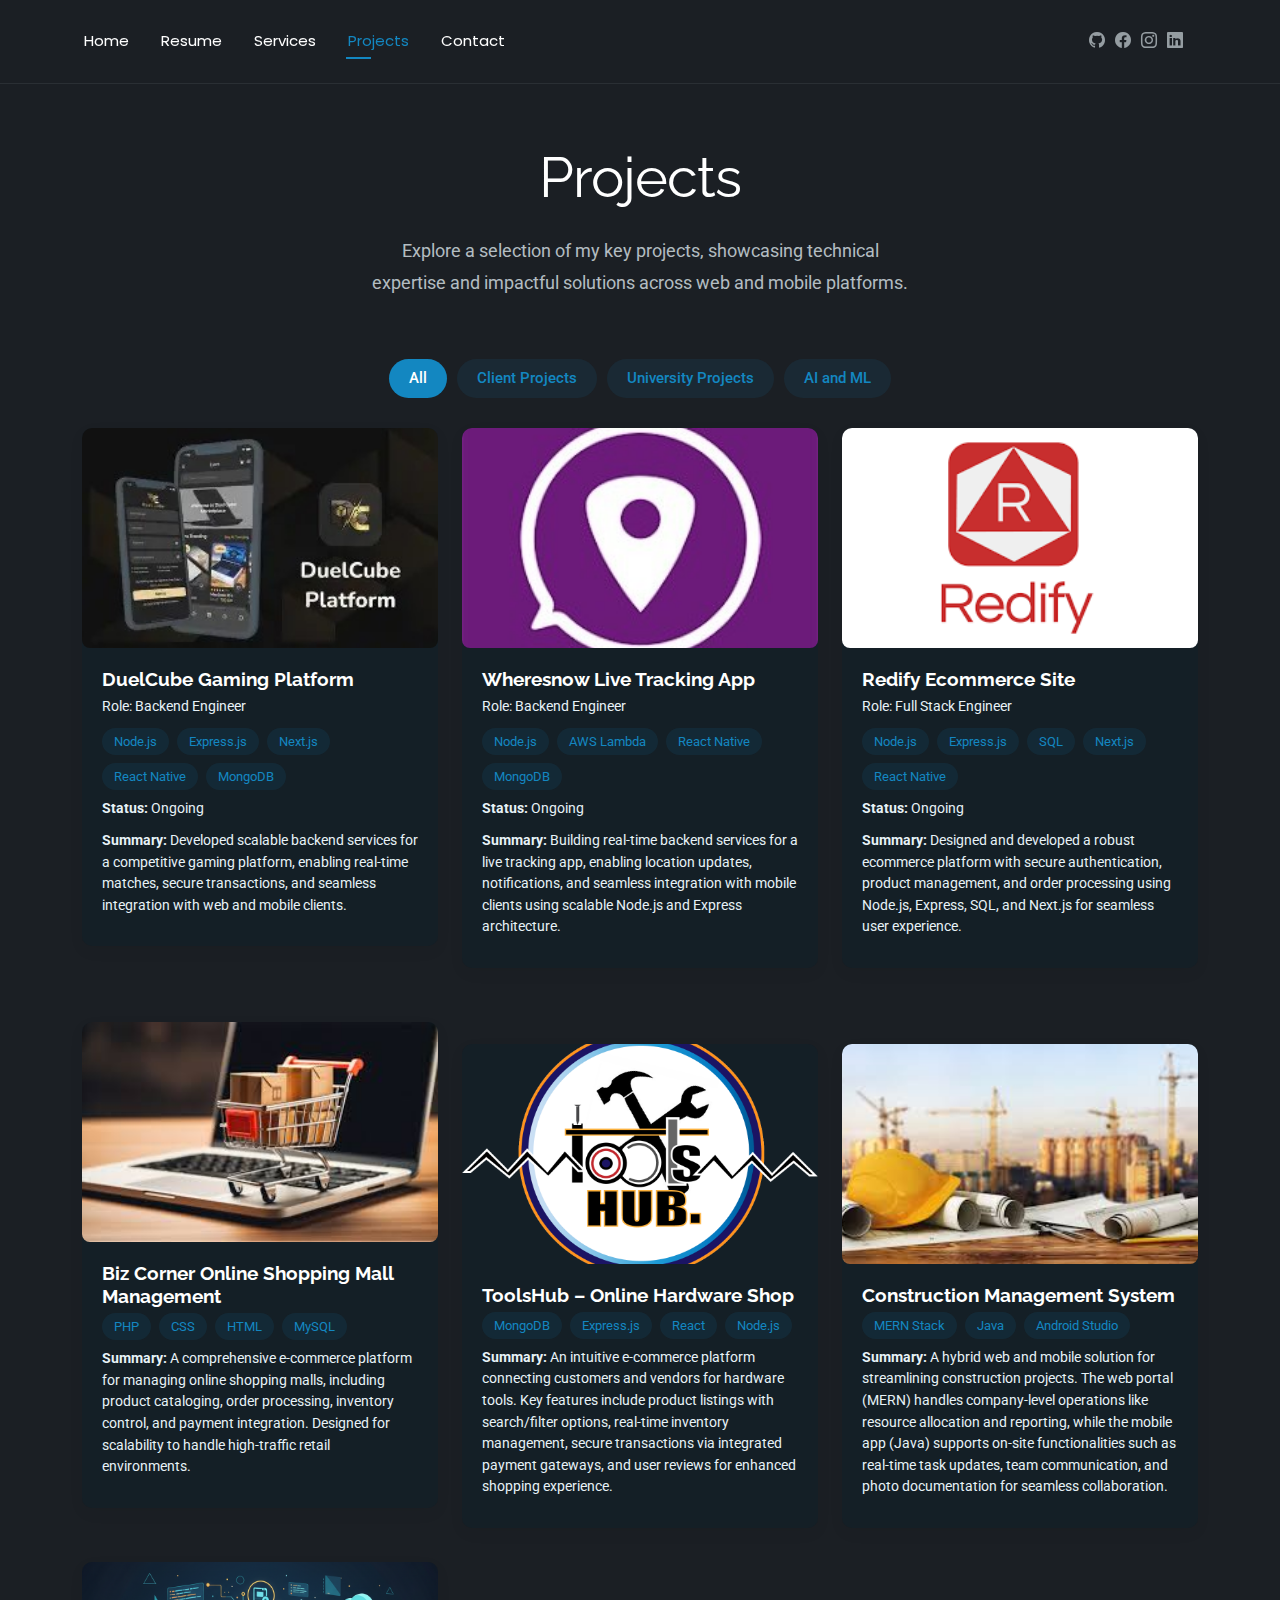
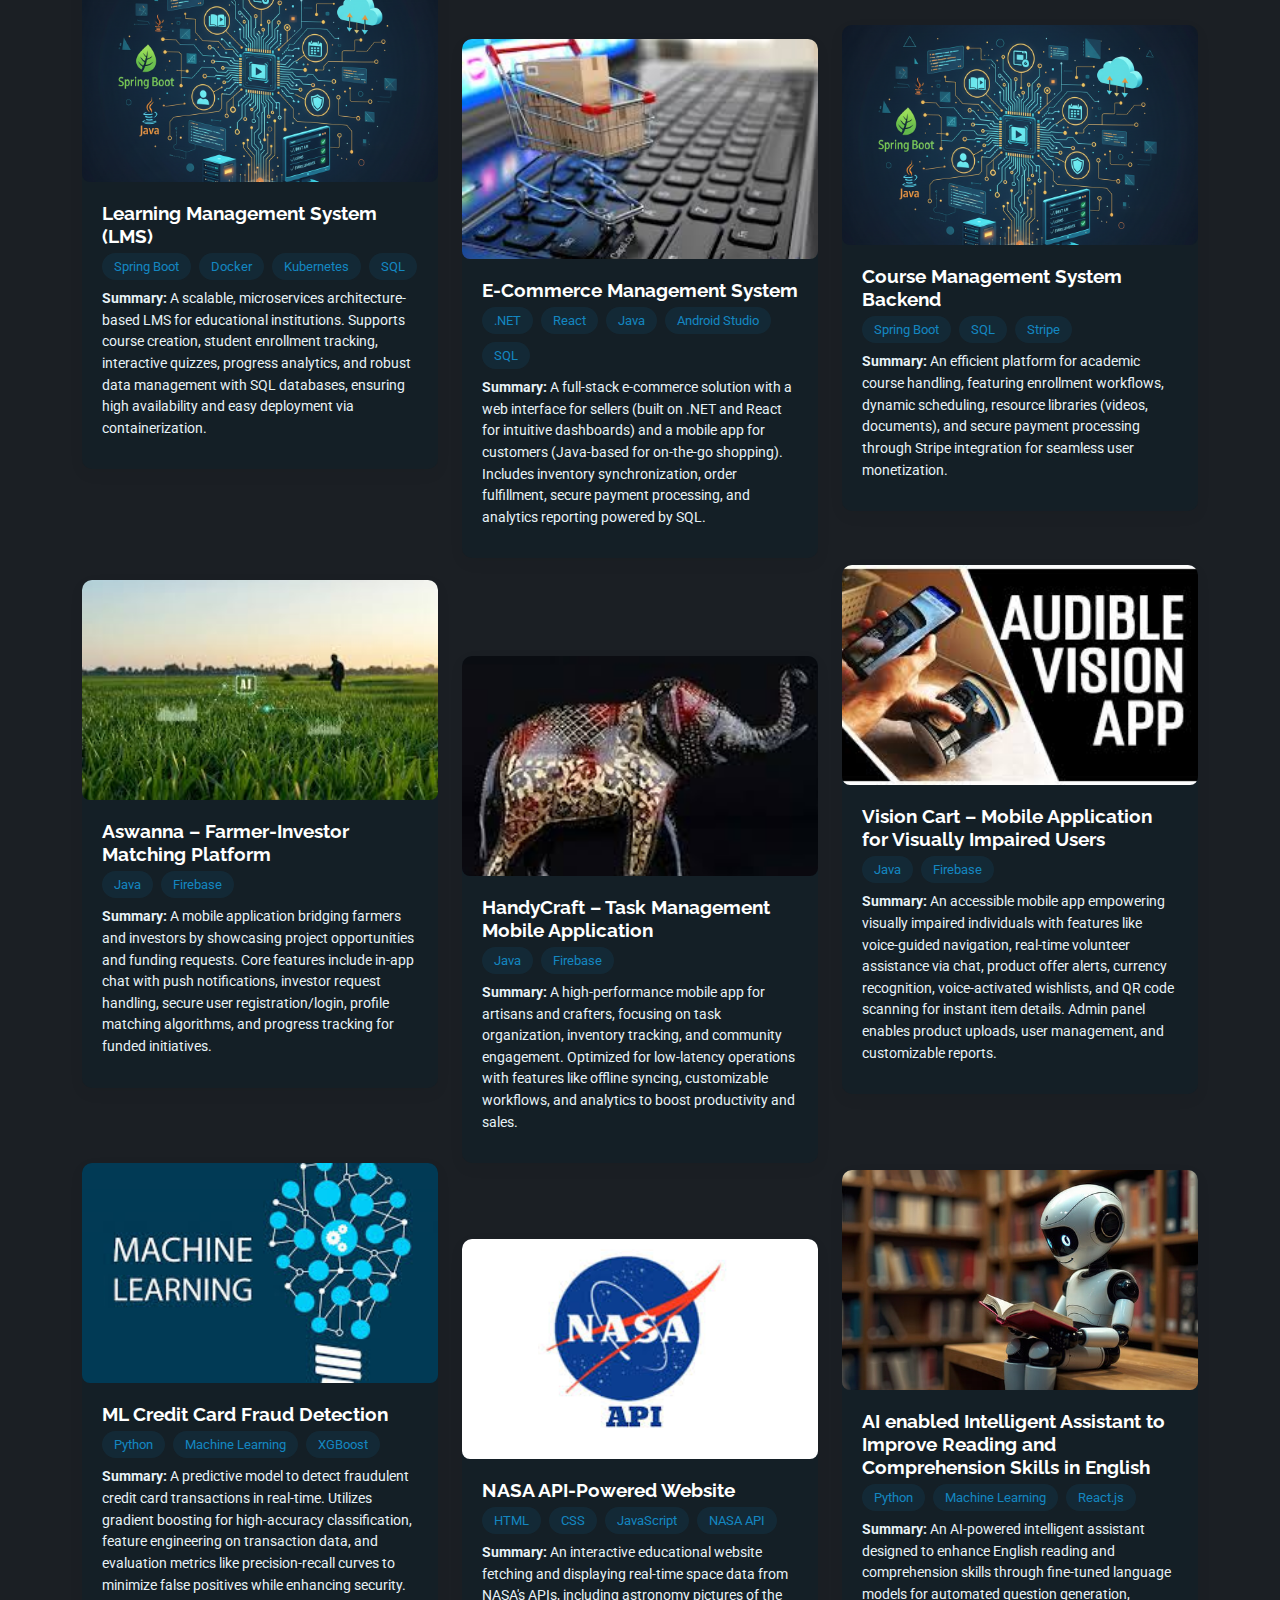
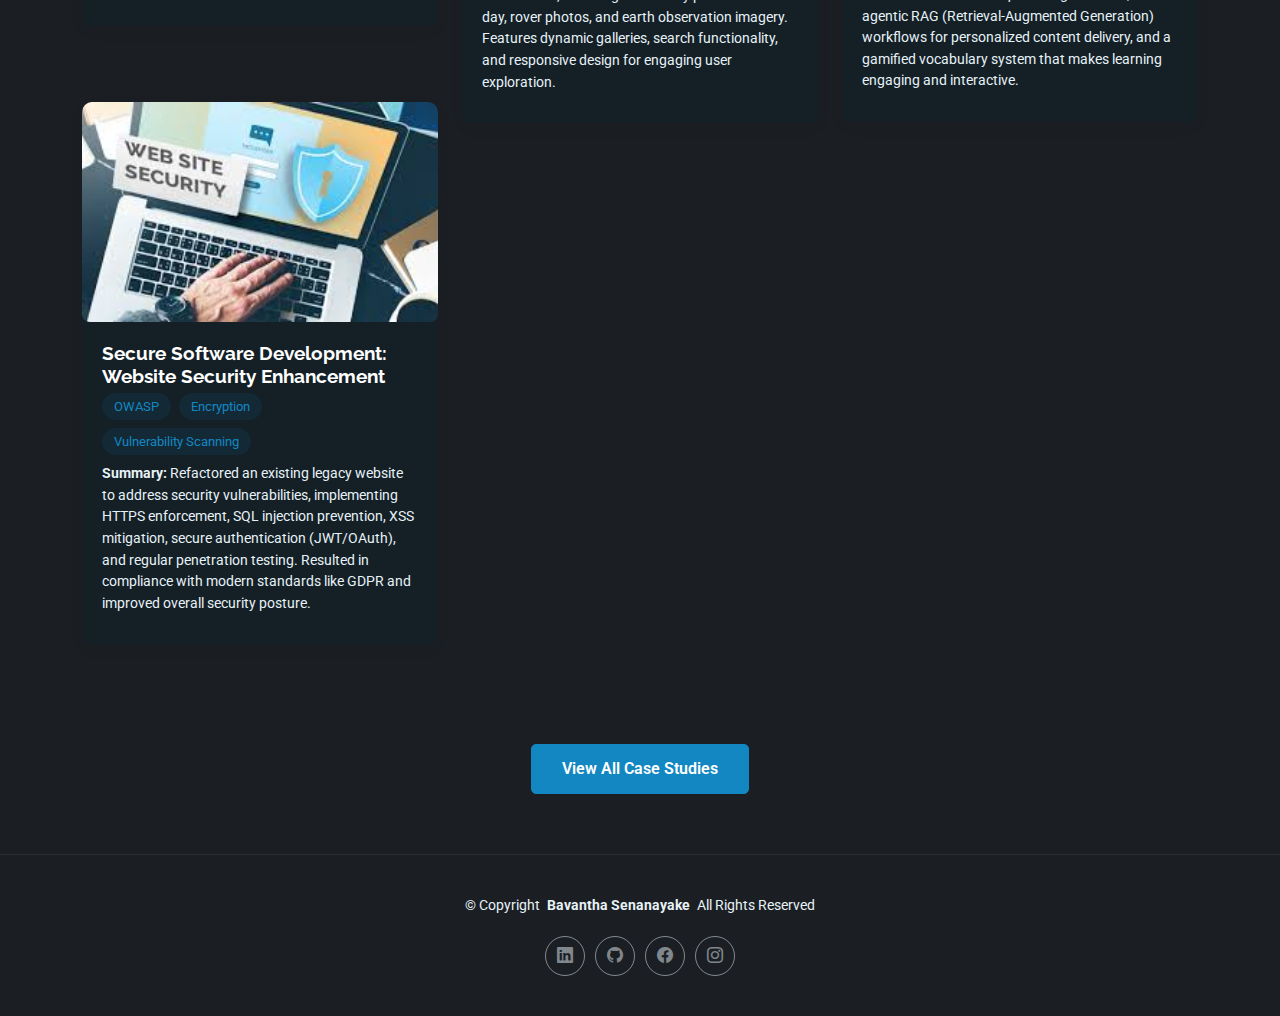
<file: projects.html>
<!DOCTYPE html>
<html lang="en">

<head>
  <meta charset="utf-8">
  <meta content="width=device-width, initial-scale=1.0" name="viewport">
  <title>Portfolio - FolioOne Bootstrap Template</title>
  <meta name="description" content="">
  <meta name="keywords" content="">

  <!-- Favicons -->
  <link href="assets/img/favicon.png" rel="icon">
  <link href="assets/img/apple-touch-icon.png" rel="apple-touch-icon">

  <!-- Fonts -->
  <link href="https://fonts.googleapis.com" rel="preconnect">
  <link href="https://fonts.gstatic.com" rel="preconnect" crossorigin>
  <link href="https://fonts.googleapis.com/css2?family=Roboto:ital,wght@0,100;0,300;0,400;0,500;0,700;0,900;1,100;1,300;1,400;1,500;1,700;1,900&family=Poppins:ital,wght@0,100;0,200;0,300;0,400;0,500;0,600;0,700;0,800;0,900;1,100;1,200;1,300;1,400;1,500;1,600;1,700;1,800;1,900&family=Raleway:ital,wght@0,100;0,200;0,300;0,400;0,500;0,600;0,700;0,800;0,900;1,100;1,200;1,300;1,400;1,500;1,600;1,700;1,800;1,900&display=swap" rel="stylesheet">

  <!-- Vendor CSS Files -->
  <link href="assets/vendor/bootstrap/css/bootstrap.min.css" rel="stylesheet">
  <link href="assets/vendor/bootstrap-icons/bootstrap-icons.css" rel="stylesheet">
  <!-- <link href="assets/vendor/aos/aos.css" rel="stylesheet"> -->
  <link href="assets/vendor/swiper/swiper-bundle.min.css" rel="stylesheet">
  <link href="assets/vendor/glightbox/css/glightbox.min.css" rel="stylesheet">

  <!-- Main CSS File -->
  <link href="assets/css/main.css" rel="stylesheet">

  <!-- =======================================================
  * Template Name: FolioOne
  * Template URL: https://bootstrapmade.com/folioone-bootstrap-portfolio-website-template/
  * Updated: Aug 23 2025 with Bootstrap v5.3.7
  * Author: BootstrapMade.com
  * License: https://bootstrapmade.com/license/
  ======================================================== -->
</head>

<body class="portfolio-page">

  <header id="header" class="header d-flex align-items-center light-background sticky-top">
    <div class="container position-relative d-flex align-items-center justify-content-between">

      <!-- <a href="index.html" class="logo d-flex align-items-center me-auto me-xl-0">
      <img src="assets/img/logo.webp" alt="">
      <h1 class="sitename">FolioOne</h1> 
    </a> -->

      <nav id="navmenu" class="navmenu">
        <ul>
          <li><a href="index.html">Home</a></li>
        
          <li><a href="resume.html">Resume</a></li>
          <li><a href="services.html">Services</a></li>
          <li><a href="projects.html" class="active">Projects</a></li>
          
          <li><a href="contact.html">Contact</a></li>
        </ul>
        <i class="mobile-nav-toggle d-xl-none bi bi-list"></i>
      </nav>

      <div class="header-social-links">
        <a href="https://github.com/Bavantha-Senanayake" class="github" target="_blank"><i class="bi bi-github"></i></a>
        <a href="https://www.facebook.com/share/19qvq2ez33/?mibextid=wwXIfr" class="facebook" target="_blank"><i class="bi bi-facebook"></i></a>
        <a href="https://www.instagram.com/bavantha_senanayake?igsh=ZzFoajd2bWZwcWZ1&utm_source=qr" class="instagram" target="_blank"><i class="bi bi-instagram"></i></a>
        <a href="https://www.linkedin.com/in/bavantha-senanayake" class="linkedin" target="_blank"><i class="bi bi-linkedin"></i></a>
      </div>

    </div>
  </header>

  <main class="main">

    <!-- Projects Section -->
    <section id="projects" class="portfolio section">

      <!-- Section Title -->
      <div class="container section-title" data-aos="fade-up">
        <h2>Projects</h2>
        <p>Explore a selection of my key projects, showcasing technical expertise and impactful solutions across web and mobile platforms.</p>
      </div><!-- End Section Title -->

      <div class="container" data-aos="fade-up" data-aos-delay="100">

        <div class="isotope-layout" data-default-filter="*" data-layout="masonry" data-sort="original-order">
          <ul class="portfolio-filters isotope-filters" data-aos="fade-up" data-aos-delay="200">
            <li data-filter="*" class="filter-active">All</li>
           <li data-filter=".filter-technology">Client Projects </li>
            <li data-filter=".filter-finance">University Projects</li>
            <li data-filter=".filter-operations">AI and ML</li>            
          </ul><!-- End Portfolio Filters -->

          <div class="row gy-4 isotope-container" data-aos="fade-up" data-aos-delay="300">
            <!-- DuelCube Gaming Platform Card -->
            <div class="col-lg-4 col-md-6 portfolio-item isotope-item filter-technology">
              <div class="portfolio-card">
                <div class="portfolio-img">
                  <img src="assets/img/portfolio/portfolio-1.jpg" alt="DuelCube Gaming Platform" class="img-fluid">
                  <div class="portfolio-overlay">
                    <a href="https://duelcube.com" class="portfolio-details-link" target="_blank"><i class="bi bi-link"></i></a>
                  </div>
                </div>
                <div class="portfolio-info">
                  <h4>DuelCube Gaming Platform</h4>
                  <p>Role: Backend Engineer</p>
                  <div class="portfolio-tags">
                    <span>Node.js</span>
                    <span>Express.js</span>
                    <span>Next.js</span>
                    <span>React Native</span>
                    <span>MongoDB</span>
                  </div>
                    <p class="mt-2"><strong>Status:</strong> Ongoing</p>
                  <p class="mt-2"><strong>Summary:</strong> Developed scalable backend services for a competitive gaming platform, enabling real-time matches, secure transactions, and seamless integration with web and mobile clients.</p>
                </div>
              </div>
            </div>

            <!-- Wheresnow Live Tracking App Card -->
            <div class="col-lg-4 col-md-6 portfolio-item isotope-item filter-technology">
              <div class="portfolio-card">
                <div class="portfolio-img">
                  <img src="assets/img/portfolio/portfolio-2.jpg" alt="Wheresnow Live Tracking App" class="img-fluid">
                  <div class="portfolio-overlay">
                    <span class="badge bg-warning text-dark">Ongoing</span>
                  </div>
                </div>
                <div class="portfolio-info">
                  <h4>Wheresnow Live Tracking App</h4>
                  <p>Role: Backend Engineer</p>
                  <div class="portfolio-tags">
                    <span>Node.js</span>
                    <span>AWS Lambda</span>
                    <span>React Native</span>
                    <span>MongoDB</span>
                  </div>
                  <p class="mt-2"><strong>Status:</strong> Ongoing</p>
                  <p class="mt-2"><strong>Summary:</strong> Building real-time backend services for a live tracking app, enabling location updates, notifications, and seamless integration with mobile clients using scalable Node.js and Express architecture.</p>
                </div>
              </div>
            </div>

            <!-- Redify Ecommerce Site Card -->
            <div class="col-lg-4 col-md-6 portfolio-item isotope-item filter-technology">
              <div class="portfolio-card">
                <div class="portfolio-img">
                  <img src="assets/img/portfolio/redify.png" alt="Redify Ecommerce Site" class="img-fluid">
                  <div class="portfolio-overlay">
                     <a href="https://redifyinc.com/" class="portfolio-details-link" target="_blank"><i class="bi bi-link"></i></a>
               
                  </div>
                </div>
                <div class="portfolio-info">
                  <h4>Redify Ecommerce Site</h4>
                  <p>Role: Full Stack Engineer</p>
                  <div class="portfolio-tags">
                    <span>Node.js</span>
                    <span>Express.js</span>
                    <span>SQL</span>
                    <span>Next.js</span>
                    <span>React Native</span>
                  </div>
                    <p class="mt-2"><strong>Status:</strong> Ongoing</p>
                  <p class="mt-2"><strong>Summary:</strong> Designed and developed a robust ecommerce platform with secure authentication, product management, and order processing using Node.js, Express, SQL, and Next.js for seamless user experience.</p>
                </div>
              </div>
            </div>      
                 

            <div class="col-lg-4 col-md-6 portfolio-item isotope-item filter-finance">
              <div class="portfolio-card">
                <div class="portfolio-img">
                  <img src="assets/img/portfolio/php.jpeg" alt="Biz Corner Online Shopping Mall Management" class="img-fluid">
                  <div class="portfolio-overlay">
                     <a href="https://github.com/Bavantha-Senanayake/Biz-Corner-Online-Shopping-Mall-Management-System" class="portfolio-details-link"><i class="bi bi-link"></i></a>
                  </div>
                </div>
                <div class="portfolio-info">
                  <h4>Biz Corner Online Shopping Mall Management</h4>                  
                  <div class="portfolio-tags">
                    <span>PHP</span>
                    <span>CSS</span>
                    <span>HTML</span>
                    <span>MySQL</span>
                  </div>                  
                  <p class="mt-2"><strong>Summary:</strong> A comprehensive e-commerce platform for managing online shopping malls, including product cataloging, order processing, inventory control, and payment integration. Designed for scalability to handle high-traffic retail environments.</p>
                </div>
              </div>
            </div>

            <div class="col-lg-4 col-md-6 portfolio-item isotope-item filter-finance">
              <div class="portfolio-card">
                <div class="portfolio-img">
                  <img src="assets/img/portfolio/tools.png" alt="ToolsHub – Online Hardware Shop" class="img-fluid">
                  <div class="portfolio-overlay">
                     <a href="https://github.com/Bavantha-Senanayake/ITP_Project-Online_Hardware_Management_System" class="portfolio-details-link"><i class="bi bi-link"></i></a>
                  </div>
                </div>
                <div class="portfolio-info">
                  <h4>ToolsHub – Online Hardware Shop</h4>                  
                  <div class="portfolio-tags">
                    <span>MongoDB</span>
                    <span>Express.js</span>
                    <span>React</span>
                    <span>Node.js</span>
                  </div>                  
                  <p class="mt-2"><strong>Summary:</strong> An intuitive e-commerce platform connecting customers and vendors for hardware tools. Key features include product listings with search/filter options, real-time inventory management, secure transactions via integrated payment gateways, and user reviews for enhanced shopping experience.</p>
                </div>
              </div>
            </div>

            <div class="col-lg-4 col-md-6 portfolio-item isotope-item filter-finance">
              <div class="portfolio-card">
                <div class="portfolio-img">
                  <img src="assets/img/portfolio/csse.jpeg" alt="Construction Management System" class="img-fluid">
                  <div class="portfolio-overlay">
                     <a href="https://github.com/Bavantha-Senanayake/Construction-management-CSSE#" class="portfolio-details-link"><i class="bi bi-link"></i></a>
                  </div>
                </div>
                <div class="portfolio-info">
                  <h4>Construction Management System</h4>                  
                  <div class="portfolio-tags">
                    <span>MERN Stack</span>
                    <span>Java</span>
                    <span>Android Studio</span>
                  </div>                  
                  <p class="mt-2"><strong>Summary:</strong> A hybrid web and mobile solution for streamlining construction projects. The web portal (MERN) handles company-level operations like resource allocation and reporting, while the mobile app (Java) supports on-site functionalities such as real-time task updates, team communication, and photo documentation for seamless collaboration.</p>
                </div>
              </div>
            </div>

            <div class="col-lg-4 col-md-6 portfolio-item isotope-item filter-finance">
              <div class="portfolio-card">
                <div class="portfolio-img">
                  <img src="assets/img/portfolio/course.png" alt="Vidupiyasa – Learning Management System (LMS) Backend" class="img-fluid">
                  <div class="portfolio-overlay">
                    <!-- <a href="assets/img/portfolio/portfolio-1.jpg" class="glightbox portfolio-lightbox"><i class="bi bi-plus"></i></a> -->
                  </div>
                </div>
                <div class="portfolio-info">
                  <h4>Learning Management System (LMS)</h4>                  
                  <div class="portfolio-tags">
                    <span>Spring Boot</span>
                    <span>Docker</span>
                    <span>Kubernetes</span>
                    <span>SQL</span>
                  </div>                  
                  <p class="mt-2"><strong>Summary:</strong> A scalable, microservices architecture-based LMS for educational institutions. Supports course creation, student enrollment tracking, interactive quizzes, progress analytics, and robust data management with SQL databases, ensuring high availability and easy deployment via containerization.</p>
                </div>
              </div>
            </div>

            <div class="col-lg-4 col-md-6 portfolio-item isotope-item filter-finance">
              <div class="portfolio-card">
                <div class="portfolio-img">
                  <img src="assets/img/portfolio/course.png" alt="Course Management System" class="img-fluid">
                  <!-- <div class="portfolio-overlay">
                    <a href="assets/img/portfolio/portfolio-2.jpg" class="glightbox portfolio-lightbox"><i class="bi bi-plus"></i></a>
                  </div> -->
                </div>
                <div class="portfolio-info">
                  <h4>Course Management System Backend</h4>                  
                  <div class="portfolio-tags">
                    <span>Spring Boot</span>
                    <span>SQL</span>
                    <span>Stripe</span>
                  </div>                  
                  <p class="mt-2"><strong>Summary:</strong> An efficient platform for academic course handling, featuring enrollment workflows, dynamic scheduling, resource libraries (videos, documents), and secure payment processing through Stripe integration for seamless user monetization.</p>
                </div>
              </div>
            </div>

            <div class="col-lg-4 col-md-6 portfolio-item isotope-item filter-finance">
              <div class="portfolio-card">
                <div class="portfolio-img">
                  <img src="assets/img/portfolio/ecom.jpeg" alt="E-Commerce Management System" class="img-fluid">
                  <div class="portfolio-overlay">
                     <a href="https://github.com/Bavantha-Senanayake/EAD-Assignment-Group-64" class="portfolio-details-link"><i class="bi bi-link"></i></a>
                  </div>
                </div>
                <div class="portfolio-info">
                  <h4>E-Commerce Management System</h4>                  
                  <div class="portfolio-tags">
                    <span>.NET</span>
                    <span>React</span>
                    <span>Java</span>
                    <span>Android Studio</span>
                    <span>SQL</span>
                  </div>                  
                  <p class="mt-2"><strong>Summary:</strong> A full-stack e-commerce solution with a web interface for sellers (built on .NET and React for intuitive dashboards) and a mobile app for customers (Java-based for on-the-go shopping). Includes inventory synchronization, order fulfillment, secure payment processing, and analytics reporting powered by SQL.</p>
                </div>
              </div>
            </div>

            <div class="col-lg-4 col-md-6 portfolio-item isotope-item filter-finance">
              <div class="portfolio-card">
                <div class="portfolio-img">
                  <img src="assets/img/portfolio/cart.jpeg" alt="Vision Cart – Mobile Application for Visually Impaired Users" class="img-fluid">
                  <div class="portfolio-overlay">
                     <a href="https://github.com/malindu-MD/VisionCart" class="portfolio-details-link"><i class="bi bi-link"></i></a>
                  </div>
                </div>
                <div class="portfolio-info">
                  <h4>Vision Cart – Mobile Application for Visually Impaired Users</h4>                  
                  <div class="portfolio-tags">
                    <span>Java</span>
                    <span>Firebase</span>
                  </div>                  
                  <p class="mt-2"><strong>Summary:</strong> An accessible mobile app empowering visually impaired individuals with features like voice-guided navigation, real-time volunteer assistance via chat, product offer alerts, currency recognition, voice-activated wishlists, and QR code scanning for instant item details. Admin panel enables product uploads, user management, and customizable reports.</p>
                </div>
              </div>
            </div>

            <div class="col-lg-4 col-md-6 portfolio-item isotope-item filter-finance">
              <div class="portfolio-card">
                <div class="portfolio-img">
                  <img src="assets/img/portfolio/aswa.jpeg" alt="Aswanna – Farmer-Investor Matching Platform" class="img-fluid">
                  <div class="portfolio-overlay">
                     <a href="https://github.com/Bavantha-Senanayake/ASWANNA-UEE-Project" class="portfolio-details-link"><i class="bi bi-link"></i></a>
                  </div>
                </div>
                <div class="portfolio-info">
                  <h4>Aswanna – Farmer-Investor Matching Platform</h4>                  
                  <div class="portfolio-tags">
                    <span>Java</span>
                    <span>Firebase</span>
                  </div>                  
                  <p class="mt-2"><strong>Summary:</strong> A mobile application bridging farmers and investors by showcasing project opportunities and funding requests. Core features include in-app chat with push notifications, investor request handling, secure user registration/login, profile matching algorithms, and progress tracking for funded initiatives.</p>
                </div>
              </div>
            </div>

            <div class="col-lg-4 col-md-6 portfolio-item isotope-item filter-finance">
              <div class="portfolio-card">
                <div class="portfolio-img">
                  <img src="assets/img/portfolio/handy.jpeg" alt="HandyCraft – Task Management Mobile Application" class="img-fluid">
                  <div class="portfolio-overlay">
                     <a href="https://github.com/Bavantha-Senanayake/HandyCraft.LK-" class="portfolio-details-link"><i class="bi bi-link"></i></a>
                  </div>
                </div>
                <div class="portfolio-info">
                  <h4>HandyCraft – Task Management Mobile Application</h4>                  
                  <div class="portfolio-tags">
                    <span>Java</span>
                    <span>Firebase</span>
                  </div>                  
                  <p class="mt-2"><strong>Summary:</strong> A high-performance mobile app for artisans and crafters, focusing on task organization, inventory tracking, and community engagement. Optimized for low-latency operations with features like offline syncing, customizable workflows, and analytics to boost productivity and sales.</p>
                </div>
              </div>
            </div>

            <div class="col-lg-4 col-md-6 portfolio-item isotope-item filter-finance filter-operations">
              <div class="portfolio-card">
                <div class="portfolio-img">
                  <img src="assets/img/portfolio/credit.jpeg" alt="ML Credit Card Fraud Detection" class="img-fluid">
                  <div class="portfolio-overlay">
                     <a href="https://github.com/Bavantha-Senanayake/ML_credit_card_fraud_detection" class="portfolio-details-link"><i class="bi bi-link"></i></a>
                  </div>
                </div>
                <div class="portfolio-info">
                  <h4>ML Credit Card Fraud Detection</h4>                  
                  <div class="portfolio-tags">
                    <span>Python</span>
                    <span>Machine Learning</span>
                    <span>XGBoost</span>
                  </div>                  
                  <p class="mt-2"><strong>Summary:</strong> A predictive model to detect fraudulent credit card transactions in real-time. Utilizes gradient boosting for high-accuracy classification, feature engineering on transaction data, and evaluation metrics like precision-recall curves to minimize false positives while enhancing security.</p>
                </div>
              </div>
            </div>
 <div class="col-lg-4 col-md-6 portfolio-item isotope-item filter-finance filter-operations">
              <div class="portfolio-card">
                <div class="portfolio-img">
                  <img src="assets/img/portfolio/rp.jpeg" alt="ML Credit Card Fraud Detection" class="img-fluid">
                  <div class="portfolio-overlay">
                     <a href="https://github.com/Bavantha-Senanayake/ML_credit_card_fraud_detection" class="portfolio-details-link"><i class="bi bi-link"></i></a>
                  </div>
                </div>

                <div class="portfolio-info">
                  <h4>AI enabled Intelligent Assistant to Improve Reading and Comprehension Skills in English</h4>                  
                  <div class="portfolio-tags">
                    <span>Python</span>
                    <span>Machine Learning</span>
                    <span>React.js</span>
                  </div>                  
                  <p class="mt-2"><strong>Summary:</strong> An AI-powered intelligent assistant designed to enhance English reading and comprehension skills through fine-tuned language models for automated question generation, agentic RAG (Retrieval-Augmented Generation) workflows for personalized content delivery, and a gamified vocabulary system that makes learning engaging and interactive.</p>
                </div>
              </div>
            </div>
            <div class="col-lg-4 col-md-6 portfolio-item isotope-item filter-finance">
              <div class="portfolio-card">
                <div class="portfolio-img">
                  <img src="assets/img/portfolio/nasa.jpeg" alt="NASA API-Powered Website" class="img-fluid">
                  <div class="portfolio-overlay">
                     <a href="https://github.com/Bavantha-Senanayake/nasa-api-frontend-34d-2nd" class="portfolio-details-link"><i class="bi bi-link"></i></a>
                  </div>
                </div>
                <div class="portfolio-info">
                  <h4>NASA API-Powered Website</h4>                  
                  <div class="portfolio-tags">
                    <span>HTML</span>
                    <span>CSS</span>
                    <span>JavaScript</span>
                    <span>NASA API</span>
                  </div>                  
                  <p class="mt-2"><strong>Summary:</strong> An interactive educational website fetching and displaying real-time space data from NASA's APIs, including astronomy pictures of the day, rover photos, and earth observation imagery. Features dynamic galleries, search functionality, and responsive design for engaging user exploration.</p>
                </div>
              </div>
            </div>

            <div class="col-lg-4 col-md-6 portfolio-item isotope-item filter-finance">
              <div class="portfolio-card">
                <div class="portfolio-img">
                  <img src="assets/img/portfolio/sec.jpeg" alt="Secure Software Development: Website Security Enhancement" class="img-fluid">
                  <div class="portfolio-overlay">
                    <!-- <a href="assets/img/portfolio/portfolio-8.webp" class="glightbox portfolio-lightbox"><i class="bi bi-plus"></i></a> -->
                  </div>
                </div>
                <div class="portfolio-info">
                  <h4>Secure Software Development: Website Security Enhancement</h4>                  
                  <div class="portfolio-tags">
                    <span>OWASP</span>
                    <span>Encryption</span>
                    <span>Vulnerability Scanning</span>
                  </div>                  
                  <p class="mt-2"><strong>Summary:</strong> Refactored an existing legacy website to address security vulnerabilities, implementing HTTPS enforcement, SQL injection prevention, XSS mitigation, secure authentication (JWT/OAuth), and regular penetration testing. Resulted in compliance with modern standards like GDPR and improved overall security posture.</p>
                </div>
              </div>
            </div>

        </div>

        <div class="text-center mt-5" data-aos="fade-up" data-aos-delay="400">
          <a href="#portfolio" class="btn btn-primary">View All Case Studies</a>
        </div>

      </div>

    </section><!-- /Portfolio Section -->

  </main>

  <footer id="footer" class="footer">

    <div class="container">
      <div class="copyright text-center ">
        <p>© <span>Copyright</span> <strong class="px-1 sitename">Bavantha Senanayake</strong> <span>All Rights Reserved<br></span></p>
      </div>
      <div class="social-links d-flex justify-content-center">
        <a href="https://www.linkedin.com/in/bavantha-senanayake" target="_blank"><i class="bi bi-linkedin"></i></a>
        <a href="https://github.com/Bavantha-Senanayake" target="_blank"><i class="bi bi-github"></i></a>
        <a href="https://www.facebook.com/share/19qvq2ez33/?mibextid=wwXIfr" target="_blank"><i class="bi bi-facebook"></i></a>
        <a href="https://www.instagram.com/bavantha_senanayake?igsh=ZzFoajd2bWZwcWZ1&utm_source=qr" target="_blank"><i class="bi bi-instagram"></i></a>
      </div>
      
    </div>

  </footer>

  <!-- Scroll Top -->
  <a href="#" id="scroll-top" class="scroll-top d-flex align-items-center justify-content-center"><i class="bi bi-arrow-up-short"></i></a>

  <!-- Preloader -->
  <div id="preloader"></div>

  <!-- Vendor JS Files -->
  <script src="assets/vendor/bootstrap/js/bootstrap.bundle.min.js"></script>
  <script src="assets/vendor/php-email-form/validate.js"></script>
  <script src="assets/vendor/aos/aos.js"></script>
  <script src="assets/vendor/typed.js/typed.umd.js"></script>
  <script src="assets/vendor/waypoints/noframework.waypoints.js"></script>
  <script src="assets/vendor/purecounter/purecounter_vanilla.js"></script>
  <script src="assets/vendor/swiper/swiper-bundle.min.js"></script>
  <script src="assets/vendor/imagesloaded/imagesloaded.pkgd.min.js"></script>
  <script src="assets/vendor/isotope-layout/isotope.pkgd.min.js"></script>
  <script src="assets/vendor/glightbox/js/glightbox.min.js"></script>

  <!-- Main JS File -->
  <script src="assets/js/main.js"></script>

</body>

</html>
</file>
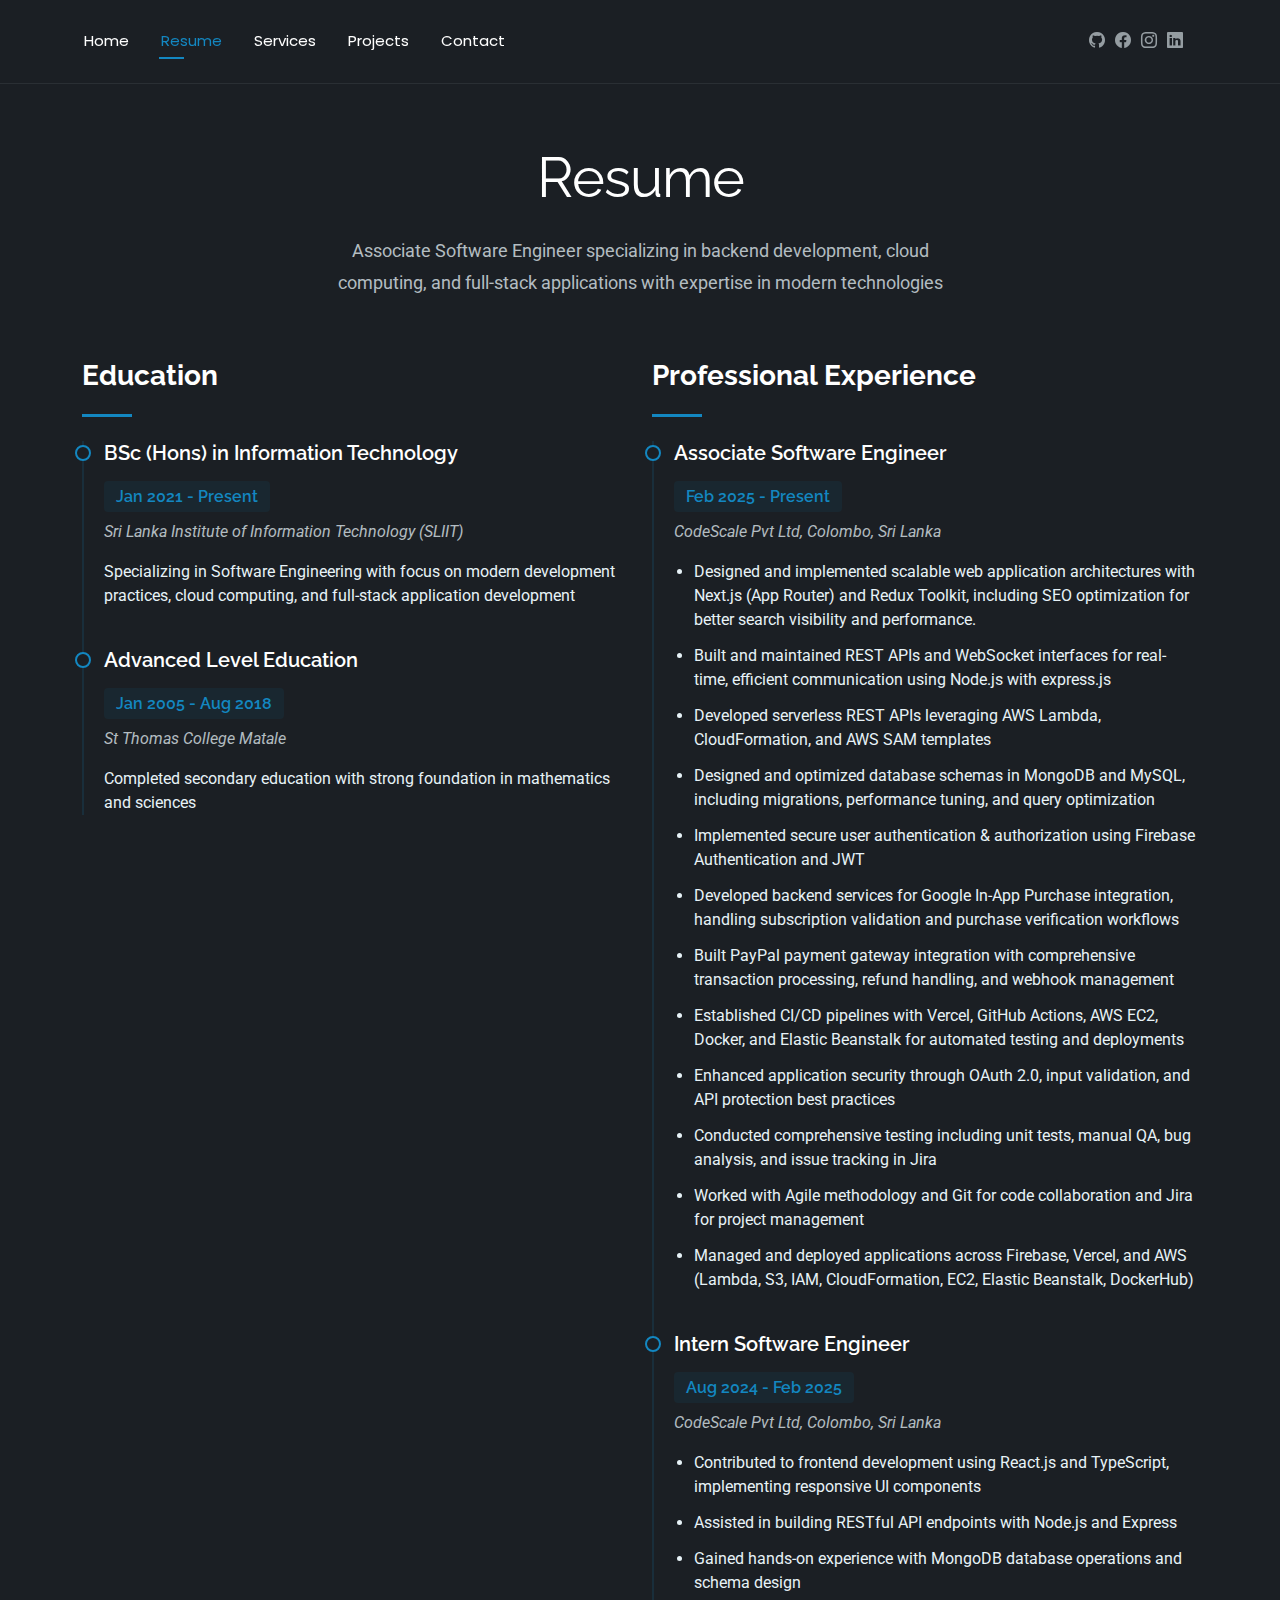
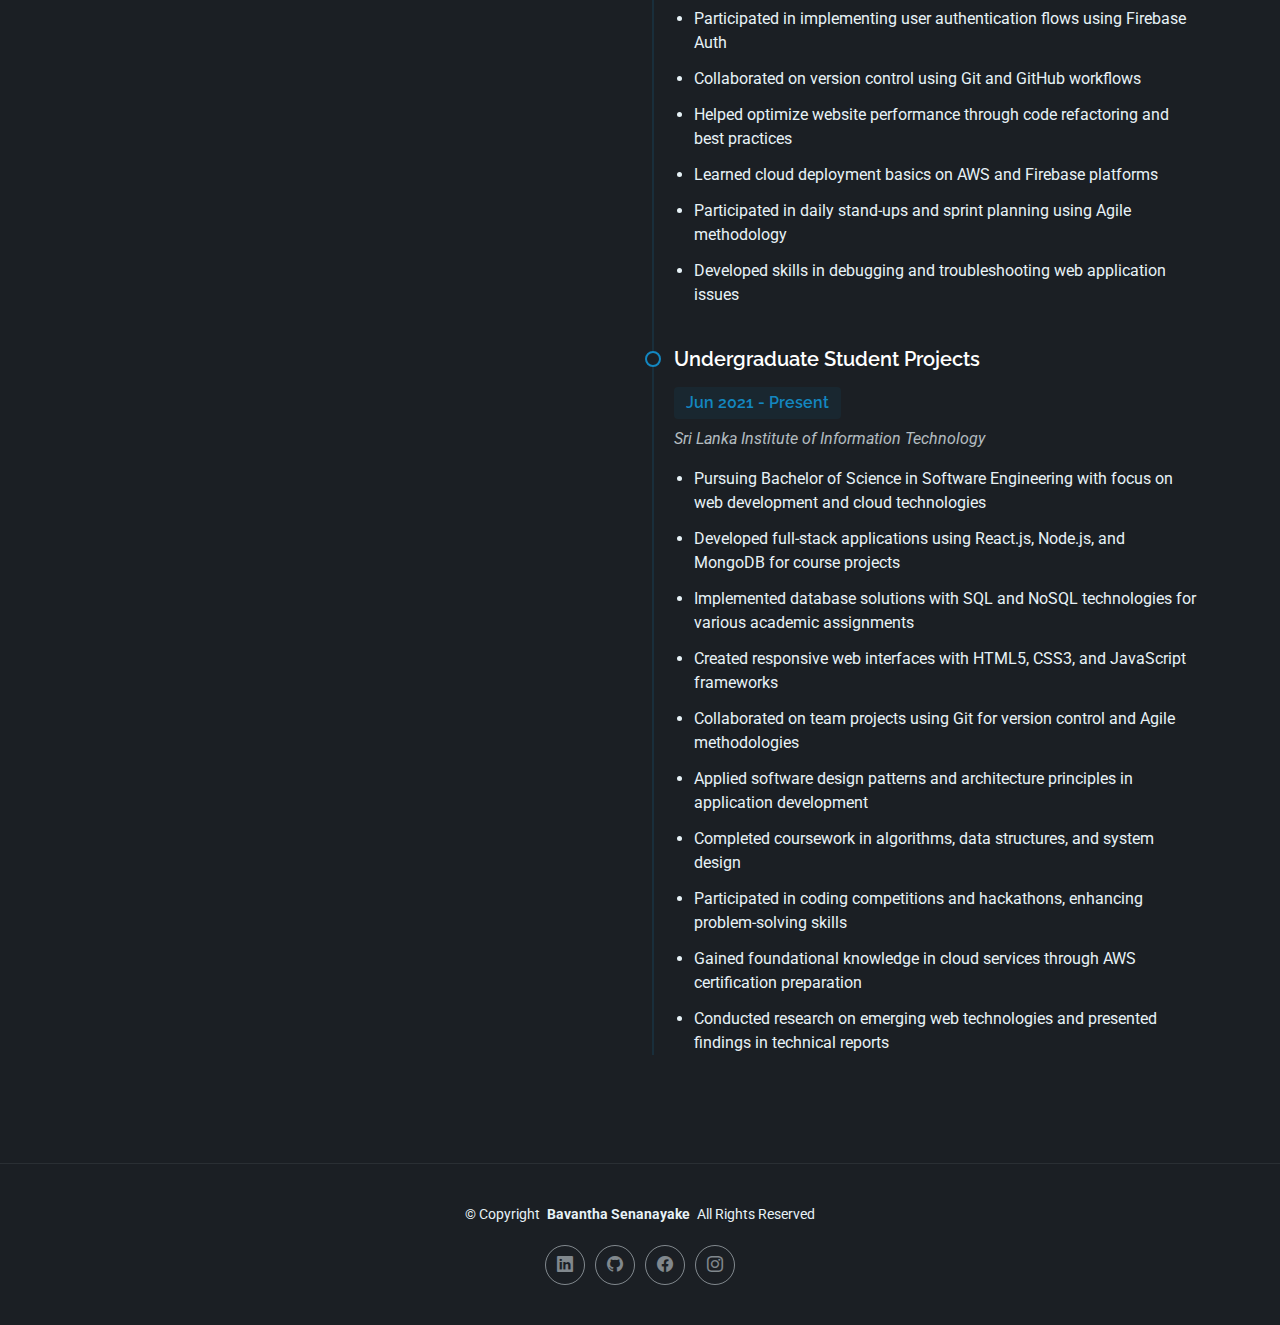
<file: resume.html>
<!DOCTYPE html>
<html lang="en">
  <head>
    <meta charset="utf-8" />
    <meta content="width=device-width, initial-scale=1.0" name="viewport" />
    <title>Resume - FolioOne Bootstrap Template</title>
    <meta name="description" content="" />
    <meta name="keywords" content="" />

    <!-- Favicons -->
    <link href="assets/img/favicon.png" rel="icon" />
    <link href="assets/img/apple-touch-icon.png" rel="apple-touch-icon" />

    <!-- Fonts -->
    <link href="https://fonts.googleapis.com" rel="preconnect" />
    <link href="https://fonts.gstatic.com" rel="preconnect" crossorigin />
    <link
      href="https://fonts.googleapis.com/css2?family=Roboto:ital,wght@0,100;0,300;0,400;0,500;0,700;0,900;1,100;1,300;1,400;1,500;1,700;1,900&family=Poppins:ital,wght@0,100;0,200;0,300;0,400;0,500;0,600;0,700;0,800;0,900;1,100;1,200;1,300;1,400;1,500;1,600;1,700;1,800;1,900&family=Raleway:ital,wght@0,100;0,200;0,300;0,400;0,500;0,600;0,700;0,800;0,900;1,100;1,200;1,300;1,400;1,500;1,600;1,700;1,800;1,900&display=swap"
      rel="stylesheet"
    />

    <!-- Vendor CSS Files -->
    <link
      href="assets/vendor/bootstrap/css/bootstrap.min.css"
      rel="stylesheet"
    />
    <link
      href="assets/vendor/bootstrap-icons/bootstrap-icons.css"
      rel="stylesheet"
    />
    <!-- <link href="assets/vendor/aos/aos.css" rel="stylesheet" /> -->
    <link href="assets/vendor/swiper/swiper-bundle.min.css" rel="stylesheet" />
    <link
      href="assets/vendor/glightbox/css/glightbox.min.css"
      rel="stylesheet"
    />

    <!-- Main CSS File -->
    <link href="assets/css/main.css" rel="stylesheet" />

    <!-- =======================================================
  * Template Name: FolioOne
  * Template URL: https://bootstrapmade.com/folioone-bootstrap-portfolio-website-template/
  * Updated: Aug 23 2025 with Bootstrap v5.3.7
  * Author: BootstrapMade.com
  * License: https://bootstrapmade.com/license/
  ======================================================== -->
  </head>

  <body class="resume-page">
    <header
      id="header"
      class="header d-flex align-items-center light-background sticky-top"
    >
      <div
        class="container position-relative d-flex align-items-center justify-content-between"
      >
        <!-- <a href="index.html" class="logo d-flex align-items-center me-auto me-xl-0">
      <img src="assets/img/logo.webp" alt="">
      <h1 class="sitename">FolioOne</h1> 
    </a> -->

        <nav id="navmenu" class="navmenu">
          <ul>
            <li><a href="index.html">Home</a></li>

            <li><a href="resume.html" class="active">Resume</a></li>
            <li><a href="services.html">Services</a></li>
            <li><a href="projects.html">Projects</a></li>
           
            <li><a href="contact.html">Contact</a></li>
          </ul>
          <i class="mobile-nav-toggle d-xl-none bi bi-list"></i>
        </nav>

        <div class="header-social-links">
          <a
            href="https://github.com/Bavantha-Senanayake"
            class="github"
            target="_blank"
            ><i class="bi bi-github"></i
          ></a>
          <a
            href="https://www.facebook.com/share/19qvq2ez33/?mibextid=wwXIfr"
            class="facebook"
            target="_blank"
            ><i class="bi bi-facebook"></i
          ></a>
          <a
            href="https://www.instagram.com/bavantha_senanayake?igsh=ZzFoajd2bWZwcWZ1&utm_source=qr"
            class="instagram"
            target="_blank"
            ><i class="bi bi-instagram"></i
          ></a>
          <a
            href="https://www.linkedin.com/in/bavantha-senanayake"
            class="linkedin"
            target="_blank"
            ><i class="bi bi-linkedin"></i
          ></a>
        </div>
      </div>
    </header>

    <main class="main">
      <!-- Resume Section -->
      <section id="resume" class="resume section">
        <!-- Section Title -->
        <div class="container section-title" data-aos="fade-up">
          <h2>Resume</h2>
          <p>
            Associate Software Engineer specializing in backend development,
            cloud computing, and full-stack applications with expertise in
            modern technologies
          </p>
        </div>
        <!-- End Section Title -->

        <div class="container" data-aos="fade-up" data-aos-delay="100">
          <div class="row">
            <div class="col-lg-6">
              <!-- Education Section -->
              <div class="resume-item" data-aos="fade-up">
                <h3 class="resume-title">Education</h3>

                <div class="resume-content">
                  <article class="education-item">
                    <h4>BSc (Hons) in Information Technology</h4>
                    <h5>Jan 2021 - Present</h5>
                    <p class="institution">
                      <em
                        >Sri Lanka Institute of Information Technology
                        (SLIIT)</em
                      >
                    </p>
                    <p>
                      Specializing in Software Engineering with focus on modern
                      development practices, cloud computing, and full-stack
                      application development
                    </p>
                  </article>

                  <article class="education-item">
                    <h4>Advanced Level Education</h4>
                    <h5>Jan 2005 - Aug 2018</h5>
                    <p class="institution"><em>St Thomas College Matale</em></p>
                    <p>
                      Completed secondary education with strong foundation in
                      mathematics and sciences
                    </p>
                  </article>
                </div>
              </div>
              <!-- End Education Section -->

              <!-- Professional Skills Section -->
              
              <!-- End Professional Skills Section -->
            </div>

            <div class="col-lg-6">
              <!-- Experience Section -->
              <div class="resume-item" data-aos="fade-up" data-aos-delay="100">
                <h3 class="resume-title">Professional Experience</h3>

                <div class="resume-content">
                  <article class="experience-item">
                    <h4>Associate Software Engineer</h4>
                    <h5>Feb 2025 - Present</h5>
                    <p class="company">
                      <em>CodeScale Pvt Ltd, Colombo, Sri Lanka</em>
                    </p>
                    <ul>
                      <li>
                        Designed and implemented scalable web application
                        architectures with Next.js (App Router) and Redux
                        Toolkit, including SEO optimization for better search
                        visibility and performance.
                      </li>
                      <li>
                        Built and maintained REST APIs and WebSocket interfaces
                        for real-time, efficient communication using Node.js
                        with express.js
                      </li>
                      <li>
                        Developed serverless REST APIs leveraging AWS Lambda,
                        CloudFormation, and AWS SAM templates
                      </li>
                      <li>
                        Designed and optimized database schemas in MongoDB and
                        MySQL, including migrations, performance tuning, and
                        query optimization
                      </li>
                      <li>
                        Implemented secure user authentication & authorization
                        using Firebase Authentication and JWT
                      </li>
                      <li>
                        Developed backend services for Google In-App Purchase
                        integration, handling subscription validation and
                        purchase verification workflows
                      </li>
                      <li>
                        Built PayPal payment gateway integration with
                        comprehensive transaction processing, refund handling,
                        and webhook management
                      </li>
                      <li>
                        Established CI/CD pipelines with Vercel, GitHub Actions,
                        AWS EC2, Docker, and Elastic Beanstalk for automated
                        testing and deployments
                      </li>
                      <li>
                        Enhanced application security through OAuth 2.0, input
                        validation, and API protection best practices
                      </li>
                      <li>
                        Conducted comprehensive testing including unit tests,
                        manual QA, bug analysis, and issue tracking in Jira
                      </li>
                      <li>
                        Worked with Agile methodology and Git for code
                        collaboration and Jira for project management
                      </li>
                      <li>
                        Managed and deployed applications across Firebase,
                        Vercel, and AWS (Lambda, S3, IAM, CloudFormation, EC2,
                        Elastic Beanstalk, DockerHub)
                      </li>
                    </ul>
                  </article>
                   <!-- start Tech Stack Icons -->
                  <!-- <div
                    class="tech-stack-icons"
                    style="text-align: center; margin: 20px 0; padding: 5px 0"
                  >
                    <div
                      style="
                        display: flex;
                        justify-content: center;
                        gap: 10px;
                        flex-wrap: wrap;
                      "
                    >
                      <div style="text-align: center">
                        <svg
                          xmlns="http://www.w3.org/2000/svg"
                          viewBox="0 0 128 128"
                          width="40"
                          height="40"
                          style="margin-bottom: 8px"
                        >
                          <path
                            fill="#83CD29"
                            d="M112.771 30.334L68.674 4.729c-2.781-1.584-6.402-1.584-9.205 0L14.901 30.334C12.031 31.985 10 35.088 10 38.407v51.142c0 3.319 2.084 6.423 4.954 8.083l11.775 6.688c5.628 2.772 7.617 2.772 10.178 2.772 8.333 0 13.093-5.039 13.093-13.828v-50.49c0-.713-.371-1.774-1.071-1.774h-5.623C42.594 41 41 42.061 41 42.773v50.49c0 3.896-3.524 7.773-10.11 4.48L18.723 90.73c-.424-.23-.723-.693-.723-1.181V38.407c0-.482.555-.966.982-1.213l44.424-25.561c.415-.235 1.025-.235 1.439 0l43.882 25.555c.42.253.272.722.272 1.219v51.142c0 .488.183.963-.232 1.198l-44.086 25.576c-.378.227-.847.227-1.261 0l-11.307-6.749c-.341-.198-.746-.269-1.073-.086-3.146 1.783-3.726 2.02-6.677 3.043-.726.253-1.797.692.41 1.929l14.798 8.754a9.294 9.294 0 004.647 1.246c1.642 0 3.25-.426 4.667-1.246l43.885-25.582c2.87-1.672 4.23-4.764 4.23-8.083V38.407c0-3.319-1.36-6.414-4.229-8.073zM77.91 81.445c-11.726 0-14.309-3.235-15.17-9.066-.1-.628-.633-1.379-1.272-1.379h-5.731c-.709 0-1.279.86-1.279 1.566 0 7.466 4.059 16.512 23.453 16.512 14.039 0 22.088-5.455 22.088-15.109 0-9.572-6.467-12.084-20.082-13.886-13.762-1.819-15.16-2.738-15.16-5.962 0-2.658 1.184-6.203 11.374-6.203 9.105 0 12.461 1.954 13.842 8.091.118.577.645.991 1.24.991h5.754c.354 0 .692-.143.94-.396.24-.272.367-.613.335-.979-.891-10.568-7.912-15.493-22.112-15.493-12.631 0-20.166 5.334-20.166 14.275 0 9.698 7.497 12.378 19.622 13.577 14.505 1.422 15.633 3.542 15.633 6.395 0 4.955-3.978 7.066-13.309 7.066z"
                          />
                        </svg>
                        <div
                          style="font-size: 0.8rem; color: var(--default-color)"
                        >
                          Node.js
                        </div>
                      </div>
                      <div style="text-align: center">
                        <svg
                          xmlns="http://www.w3.org/2000/svg"
                          viewBox="0 0 128 128"
                          width="40"
                          height="40"
                          style="margin-bottom: 8px"
                        >
                          <path
                            fill-rule="evenodd"
                            clip-rule="evenodd"
                            fill="#439934"
                            d="M88.038 42.812c1.605 4.643 2.761 9.383 3.141 14.296.472 6.095.256 12.147-1.029 18.142-.035.165-.109.32-.164.48-.403.001-.814-.049-1.208.012-3.329.523-6.655 1.065-9.981 1.604-3.438.557-6.881 1.092-10.313 1.687-1.216.21-2.721-.041-3.212 1.641-.014.046-.154.054-.235.08l.166-10.051-.169-24.252 1.602-.275c2.62-.429 5.24-.864 7.862-1.281 3.129-.497 6.261-.98 9.392-1.465 1.381-.215 2.764-.412 4.148-.618z"
                          />
                          <path
                            fill-rule="evenodd"
                            clip-rule="evenodd"
                            fill="#45A538"
                            d="M61.729 110.054c-1.69-1.453-3.439-2.842-5.059-4.37-8.717-8.222-15.093-17.899-18.233-29.566-.865-3.211-1.442-6.474-1.627-9.792-.13-2.322-.318-4.665-.154-6.975.437-6.144 1.325-12.229 3.127-18.147l.099-.138c.175.233.427.439.516.702 1.759 5.18 3.505 10.364 5.242 15.551 5.458 16.3 10.909 32.604 16.376 48.9.107.318.384.579.583.866l-.87 2.969z"
                          />
                          <path
                            fill-rule="evenodd"
                            clip-rule="evenodd"
                            fill="#46A037"
                            d="M88.038 42.812c-1.384.206-2.768.403-4.149.616-3.131.485-6.263.968-9.392 1.465-2.622.417-5.242.852-7.862 1.281l-1.602.275-.012-1.045c-.053-.859-.144-1.717-.154-2.576-.069-5.478-.112-10.956-.18-16.434-.042-3.429-.105-6.857-.175-10.285-.043-2.13-.089-4.261-.185-6.388-.052-1.143-.236-2.28-.311-3.423-.042-.657.016-1.319.029-1.979.817 1.583 1.616 3.178 2.456 4.749 1.327 2.484 3.441 4.314 5.344 6.311 7.523 7.892 12.864 17.068 16.193 27.433z"
                          />
                          <path
                            fill-rule="evenodd"
                            clip-rule="evenodd"
                            fill="#409433"
                            d="M65.036 80.753c.081-.026.222-.034.235-.08.491-1.682 1.996-1.431 3.212-1.641 3.432-.594 6.875-1.13 10.313-1.687 3.326-.539 6.652-1.081 9.981-1.604.394-.062.805-.011 1.208-.012-.622 2.22-1.112 4.488-1.901 6.647-.896 2.449-1.98 4.839-3.131 7.182a49.142 49.142 0 01-6.353 9.763c-1.919 2.308-4.058 4.441-6.202 6.548-1.185 1.165-2.582 2.114-3.882 3.161l-.337-.23-1.214-1.038-1.256-2.753a41.402 41.402 0 01-1.394-9.838l.023-.561.171-2.426c.057-.828.133-1.655.168-2.485.129-2.982.241-5.964.359-8.946z"
                          />
                          <path
                            fill-rule="evenodd"
                            clip-rule="evenodd"
                            fill="#4FAA41"
                            d="M65.036 80.753c-.118 2.982-.23 5.964-.357 8.947-.035.83-.111 1.657-.168 2.485l-.765.289c-1.699-5.002-3.399-9.951-5.062-14.913-2.75-8.209-5.467-16.431-8.213-24.642a4498.887 4498.887 0 00-6.7-19.867c-.105-.31-.407-.552-.617-.826l4.896-9.002c.168.292.39.565.496.879a6167.476 6167.476 0 016.768 20.118c2.916 8.73 5.814 17.467 8.728 26.198.116.349.308.671.491 1.062l.67-.78-.167 10.052z"
                          />
                          <path
                            fill-rule="evenodd"
                            clip-rule="evenodd"
                            fill="#4AA73C"
                            d="M43.155 32.227c.21.274.511.516.617.826a4498.887 4498.887 0 016.7 19.867c2.746 8.211 5.463 16.433 8.213 24.642 1.662 4.961 3.362 9.911 5.062 14.913l.765-.289-.171 2.426-.155.559c-.266 2.656-.49 5.318-.814 7.968-.163 1.328-.509 2.632-.772 3.947-.198-.287-.476-.548-.583-.866-5.467-16.297-10.918-32.6-16.376-48.9a3888.972 3888.972 0 00-5.242-15.551c-.089-.263-.34-.469-.516-.702l3.272-8.84z"
                          />
                          <path
                            fill-rule="evenodd"
                            clip-rule="evenodd"
                            fill="#57AE47"
                            d="M65.202 70.702l-.67.78c-.183-.391-.375-.714-.491-1.062-2.913-8.731-5.812-17.468-8.728-26.198a6167.476 6167.476 0 00-6.768-20.118c-.105-.314-.327-.588-.496-.879l6.055-7.965c.191.255.463.482.562.769 1.681 4.921 3.347 9.848 5.003 14.778 1.547 4.604 3.071 9.215 4.636 13.813.105.308.47.526.714.786l.012 1.045c.058 8.082.115 16.167.171 24.251z"
                          />
                          <path
                            fill-rule="evenodd"
                            clip-rule="evenodd"
                            fill="#60B24F"
                            d="M65.021 45.404c-.244-.26-.609-.478-.714-.786-1.565-4.598-3.089-9.209-4.636-13.813-1.656-4.93-3.322-9.856-5.003-14.778-.099-.287-.371-.514-.562-.769 1.969-1.928 3.877-3.925 5.925-5.764 1.821-1.634 3.285-3.386 3.352-5.968.003-.107.059-.214.145-.514l.519 1.306c-.013.661-.072 1.322-.029 1.979.075 1.143.259 2.28.311 3.423.096 2.127.142 4.258.185 6.388.069 3.428.132 6.856.175 10.285.067 5.478.111 10.956.18 16.434.008.861.098 1.718.152 2.577z"
                          />
                          <path
                            fill-rule="evenodd"
                            clip-rule="evenodd"
                            fill="#A9AA88"
                            d="M62.598 107.085c.263-1.315.609-2.62.772-3.947.325-2.649.548-5.312.814-7.968l.066-.01.066.011a41.402 41.402 0 001.394 9.838c-.176.232-.425.439-.518.701-.727 2.05-1.412 4.116-2.143 6.166-.1.28-.378.498-.574.744l-.747-2.566.87-2.969z"
                          />
                          <path
                            fill-rule="evenodd"
                            clip-rule="evenodd"
                            fill="#B6B598"
                            d="M62.476 112.621c.196-.246.475-.464.574-.744.731-2.05 1.417-4.115 2.143-6.166.093-.262.341-.469.518-.701l1.255 2.754c-.248.352-.59.669-.728 1.061l-2.404 7.059c-.099.283-.437.483-.663.722l-.695-3.985z"
                          />
                          <path
                            fill-rule="evenodd"
                            clip-rule="evenodd"
                            fill="#C2C1A7"
                            d="M63.171 116.605c.227-.238.564-.439.663-.722l2.404-7.059c.137-.391.48-.709.728-1.061l1.215 1.037c-.587.58-.913 1.25-.717 2.097l-.369 1.208c-.168.207-.411.387-.494.624-.839 2.403-1.64 4.819-2.485 7.222-.107.305-.404.544-.614.812-.109-1.387-.22-2.771-.331-4.158z"
                          />
                          <path
                            fill-rule="evenodd"
                            clip-rule="evenodd"
                            fill="#CECDB7"
                            d="M63.503 120.763c.209-.269.506-.508.614-.812.845-2.402 1.646-4.818 2.485-7.222.083-.236.325-.417.494-.624l-.509 5.545c-.136.157-.333.294-.398.477-.575 1.614-1.117 3.24-1.694 4.854-.119.333-.347.627-.525.938-.158-.207-.441-.407-.454-.623-.051-.841-.016-1.688-.013-2.533z"
                          />
                          <path
                            fill-rule="evenodd"
                            clip-rule="evenodd"
                            fill="#DBDAC7"
                            d="M63.969 123.919c.178-.312.406-.606.525-.938.578-1.613 1.119-3.239 1.694-4.854.065-.183.263-.319.398-.477l.012 3.64-1.218 3.124-1.411-.495z"
                          />
                          <path
                            fill-rule="evenodd"
                            clip-rule="evenodd"
                            fill="#EBE9DC"
                            d="M65.38 124.415l1.218-3.124.251 3.696-1.469-.572z"
                          />
                          <path
                            fill-rule="evenodd"
                            clip-rule="evenodd"
                            fill="#CECDB7"
                            d="M67.464 110.898c-.196-.847.129-1.518.717-2.097l.337.23-1.054 1.867z"
                          />
                          <path
                            fill-rule="evenodd"
                            clip-rule="evenodd"
                            fill="#4FAA41"
                            d="M64.316 95.172l-.066-.011-.066.01.155-.559-.023.56z"
                          />
                        </svg>
                        <div
                          style="font-size: 0.8rem; color: var(--default-color)"
                        >
                          MongoDB
                        </div>
                      </div>
                      <div style="text-align: center">
                        <svg
                          xmlns="http://www.w3.org/2000/svg"
                          viewBox="0 0 128 128"
                          width="40"
                          height="40"
                          style="margin-bottom: 8px"
                        >
                          <path
                            fill="#00618A"
                            d="M116.948 97.807c-6.863-.187-12.104.452-16.585 2.341-1.273.537-3.305.552-3.513 2.147.7.733.809 1.829 1.365 2.731 1.07 1.73 2.876 4.052 4.488 5.268 1.762 1.33 3.577 2.751 5.465 3.902 3.358 2.047 7.107 3.217 10.34 5.268 1.906 1.21 3.799 2.733 5.658 4.097.92.675 1.537 1.724 2.732 2.147v-.194c-.628-.8-.79-1.898-1.366-2.733l-2.537-2.537c-2.48-3.292-5.629-6.184-8.976-8.585-2.669-1.916-8.642-4.504-9.755-7.609l-.195-.195c1.892-.214 4.107-.898 5.854-1.367 2.934-.786 5.556-.583 8.585-1.365l4.097-1.171v-.78c-1.531-1.571-2.623-3.651-4.292-5.073-4.37-3.72-9.138-7.437-14.048-10.537-2.724-1.718-6.089-2.835-8.976-4.292-.971-.491-2.677-.746-3.318-1.562-1.517-1.932-2.342-4.382-3.511-6.633-2.449-4.717-4.854-9.868-7.024-14.831-1.48-3.384-2.447-6.72-4.293-9.756-8.86-14.567-18.396-23.358-33.169-32-3.144-1.838-6.929-2.563-10.929-3.513-2.145-.129-4.292-.26-6.438-.391-1.311-.546-2.673-2.149-3.902-2.927C17.811 4.565 5.257-2.16 1.633 6.682c-2.289 5.581 3.421 11.025 5.462 13.854 1.434 1.982 3.269 4.207 4.293 6.438.674 1.467.79 2.938 1.367 4.489 1.417 3.822 2.652 7.98 4.487 11.511.927 1.788 1.949 3.67 3.122 5.268.718.981 1.951 1.413 2.145 2.927-1.204 1.686-1.273 4.304-1.95 6.44-3.05 9.615-1.899 21.567 2.537 28.683 1.36 2.186 4.567 6.871 8.975 5.073 3.856-1.57 2.995-6.438 4.098-10.732.249-.973.096-1.689.585-2.341v.195l3.513 7.024c2.6 4.187 7.212 8.562 11.122 11.514 2.027 1.531 3.623 4.177 6.244 5.073v-.196h-.195c-.508-.791-1.303-1.119-1.951-1.755-1.527-1.497-3.225-3.358-4.487-5.073-3.556-4.827-6.698-10.11-9.561-15.609-1.368-2.627-2.557-5.523-3.709-8.196-.444-1.03-.438-2.589-1.364-3.122-1.263 1.958-3.122 3.542-4.098 5.854-1.561 3.696-1.762 8.204-2.341 12.878-.342.122-.19.038-.391.194-2.718-.655-3.672-3.452-4.683-5.853-2.554-6.07-3.029-15.842-.781-22.829.582-1.809 3.21-7.501 2.146-9.172-.508-1.666-2.184-2.63-3.121-3.903-1.161-1.574-2.319-3.646-3.124-5.464-2.09-4.731-3.066-10.044-5.267-14.828-1.053-2.287-2.832-4.602-4.293-6.634-1.617-2.253-3.429-3.912-4.683-6.635-.446-.968-1.051-2.518-.391-3.513.21-.671.508-.951 1.171-1.17 1.132-.873 4.284.29 5.462.779 3.129 1.3 5.741 2.538 8.392 4.294 1.271.844 2.559 2.475 4.097 2.927h1.756c2.747.631 5.824.195 8.391.975 4.536 1.378 8.601 3.523 12.292 5.854 11.246 7.102 20.442 17.21 26.732 29.269 1.012 1.942 1.45 3.794 2.341 5.854 1.798 4.153 4.063 8.426 5.852 12.488 1.786 4.052 3.526 8.141 6.05 11.513 1.327 1.772 6.451 2.723 8.781 3.708 1.632.689 4.307 1.409 5.854 2.34 2.953 1.782 5.815 3.903 8.586 5.855 1.383.975 5.64 3.116 5.852 4.879zM29.729 23.466c-1.431-.027-2.443.156-3.513.389v.195h.195c.683 1.402 1.888 2.306 2.731 3.513.65 1.367 1.301 2.732 1.952 4.097l.194-.193c1.209-.853 1.762-2.214 1.755-4.294-.484-.509-.555-1.147-.975-1.755-.556-.811-1.635-1.272-2.339-1.952z"
                          />
                        </svg>
                        <div
                          style="font-size: 0.8rem; color: var(--default-color)"
                        >
                          SQL
                        </div>
                      </div>
                    </div>
                  </div> -->
                  <!-- End Tech Stack Icons -->

                  <article class="experience-item">
                    <h4>Intern Software Engineer</h4>
                    <h5>Aug 2024 - Feb 2025</h5>
                    <p class="company">
                      <em>CodeScale Pvt Ltd, Colombo, Sri Lanka</em>
                    </p>
                    <ul>
                      <li>
                        Contributed to frontend development using React.js and
                        TypeScript, implementing responsive UI components
                      </li>
                      <li>
                        Assisted in building RESTful API endpoints with Node.js
                        and Express
                      </li>
                      <li>
                        Gained hands-on experience with MongoDB database
                        operations and schema design
                      </li>
                      <li>
                        Participated in implementing user authentication flows
                        using Firebase Auth
                      </li>
                      <li>
                        Collaborated on version control using Git and GitHub
                        workflows
                      </li>
                      <li>
                        Helped optimize website performance through code
                        refactoring and best practices
                      </li>
                      <li>
                        Learned cloud deployment basics on AWS and Firebase
                        platforms
                      </li>
                      <li>
                        Participated in daily stand-ups and sprint planning
                        using Agile methodology
                      </li>
                      <li>
                        Developed skills in debugging and troubleshooting web
                        application issues
                      </li>
                    </ul>
                  </article>

                  <article class="experience-item">
                    <h4>Undergraduate Student Projects</h4>
                    <h5>Jun 2021 - Present</h5>
                    <p class="company">
                      <em>Sri Lanka Institute of Information Technology</em>
                    </p>
                    <ul>
                      <li>
                        Pursuing Bachelor of Science in Software Engineering
                        with focus on web development and cloud technologies
                      </li>
                      <li>
                        Developed full-stack applications using React.js,
                        Node.js, and MongoDB for course projects
                      </li>
                      <li>
                        Implemented database solutions with SQL and NoSQL
                        technologies for various academic assignments
                      </li>
                      <li>
                        Created responsive web interfaces with HTML5, CSS3, and
                        JavaScript frameworks
                      </li>
                      <li>
                        Collaborated on team projects using Git for version
                        control and Agile methodologies
                      </li>
                      <li>
                        Applied software design patterns and architecture
                        principles in application development
                      </li>
                      <li>
                        Completed coursework in algorithms, data structures, and
                        system design
                      </li>
                      <li>
                        Participated in coding competitions and hackathons,
                        enhancing problem-solving skills
                      </li>
                      <li>
                        Gained foundational knowledge in cloud services through
                        AWS certification preparation
                      </li>
                      <li>
                        Conducted research on emerging web technologies and
                        presented findings in technical reports
                      </li>
                    </ul>
                  </article>
                </div>
              </div>
              <!-- End Experience Section -->
            </div>
          </div>
        </div>
      </section>
      <!-- /Resume Section -->
    </main>

    <footer id="footer" class="footer">
      <div class="container">
        <div class="copyright text-center">
          <p>
            © <span>Copyright</span>
            <strong class="px-1 sitename">Bavantha Senanayake</strong>
            <span>All Rights Reserved<br /></span>
          </p>
        </div>
        <div class="social-links d-flex justify-content-center">
          <a
            href="https://www.linkedin.com/in/bavantha-senanayake"
            target="_blank"
            ><i class="bi bi-linkedin"></i
          ></a>
          <a href="https://github.com/Bavantha-Senanayake" target="_blank"
            ><i class="bi bi-github"></i
          ></a>
          <a
            href="https://www.facebook.com/share/19qvq2ez33/?mibextid=wwXIfr"
            target="_blank"
            ><i class="bi bi-facebook"></i
          ></a>
          <a
            href="https://www.instagram.com/bavantha_senanayake?igsh=ZzFoajd2bWZwcWZ1&utm_source=qr"
            target="_blank"
            ><i class="bi bi-instagram"></i
          ></a>
        </div>
      </div>
    </footer>

    <!-- Scroll Top -->
    <a
      href="#"
      id="scroll-top"
      class="scroll-top d-flex align-items-center justify-content-center"
      ><i class="bi bi-arrow-up-short"></i
    ></a>

    <!-- Preloader -->
    <div id="preloader"></div>

    <!-- Vendor JS Files -->
    <script src="assets/vendor/bootstrap/js/bootstrap.bundle.min.js"></script>
    <script src="assets/vendor/php-email-form/validate.js"></script>
    <script src="assets/vendor/aos/aos.js"></script>
    <script src="assets/vendor/typed.js/typed.umd.js"></script>
    <script src="assets/vendor/waypoints/noframework.waypoints.js"></script>
    <script src="assets/vendor/purecounter/purecounter_vanilla.js"></script>
    <script src="assets/vendor/swiper/swiper-bundle.min.js"></script>
    <script src="assets/vendor/imagesloaded/imagesloaded.pkgd.min.js"></script>
    <script src="assets/vendor/isotope-layout/isotope.pkgd.min.js"></script>
    <script src="assets/vendor/glightbox/js/glightbox.min.js"></script>

    <!-- Main JS File -->
    <script src="assets/js/main.js"></script>
  </body>
</html>
</file>
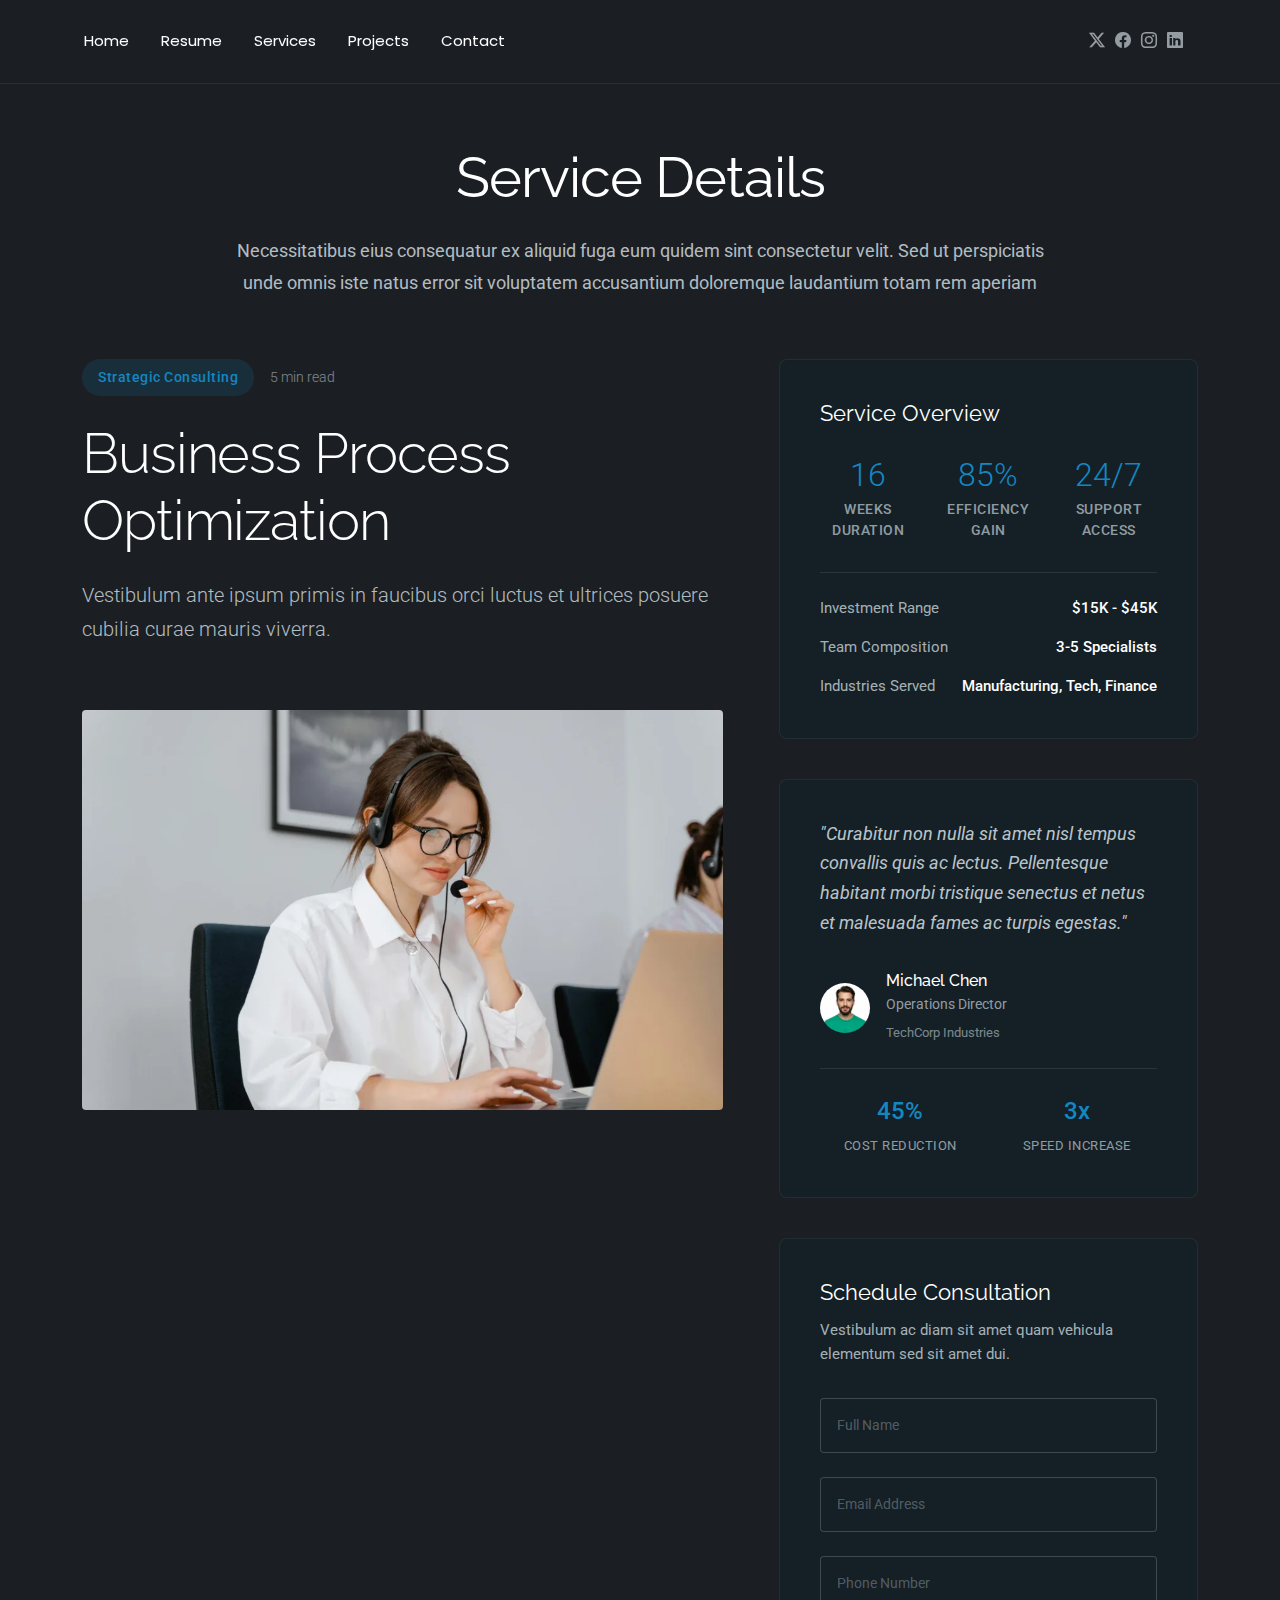
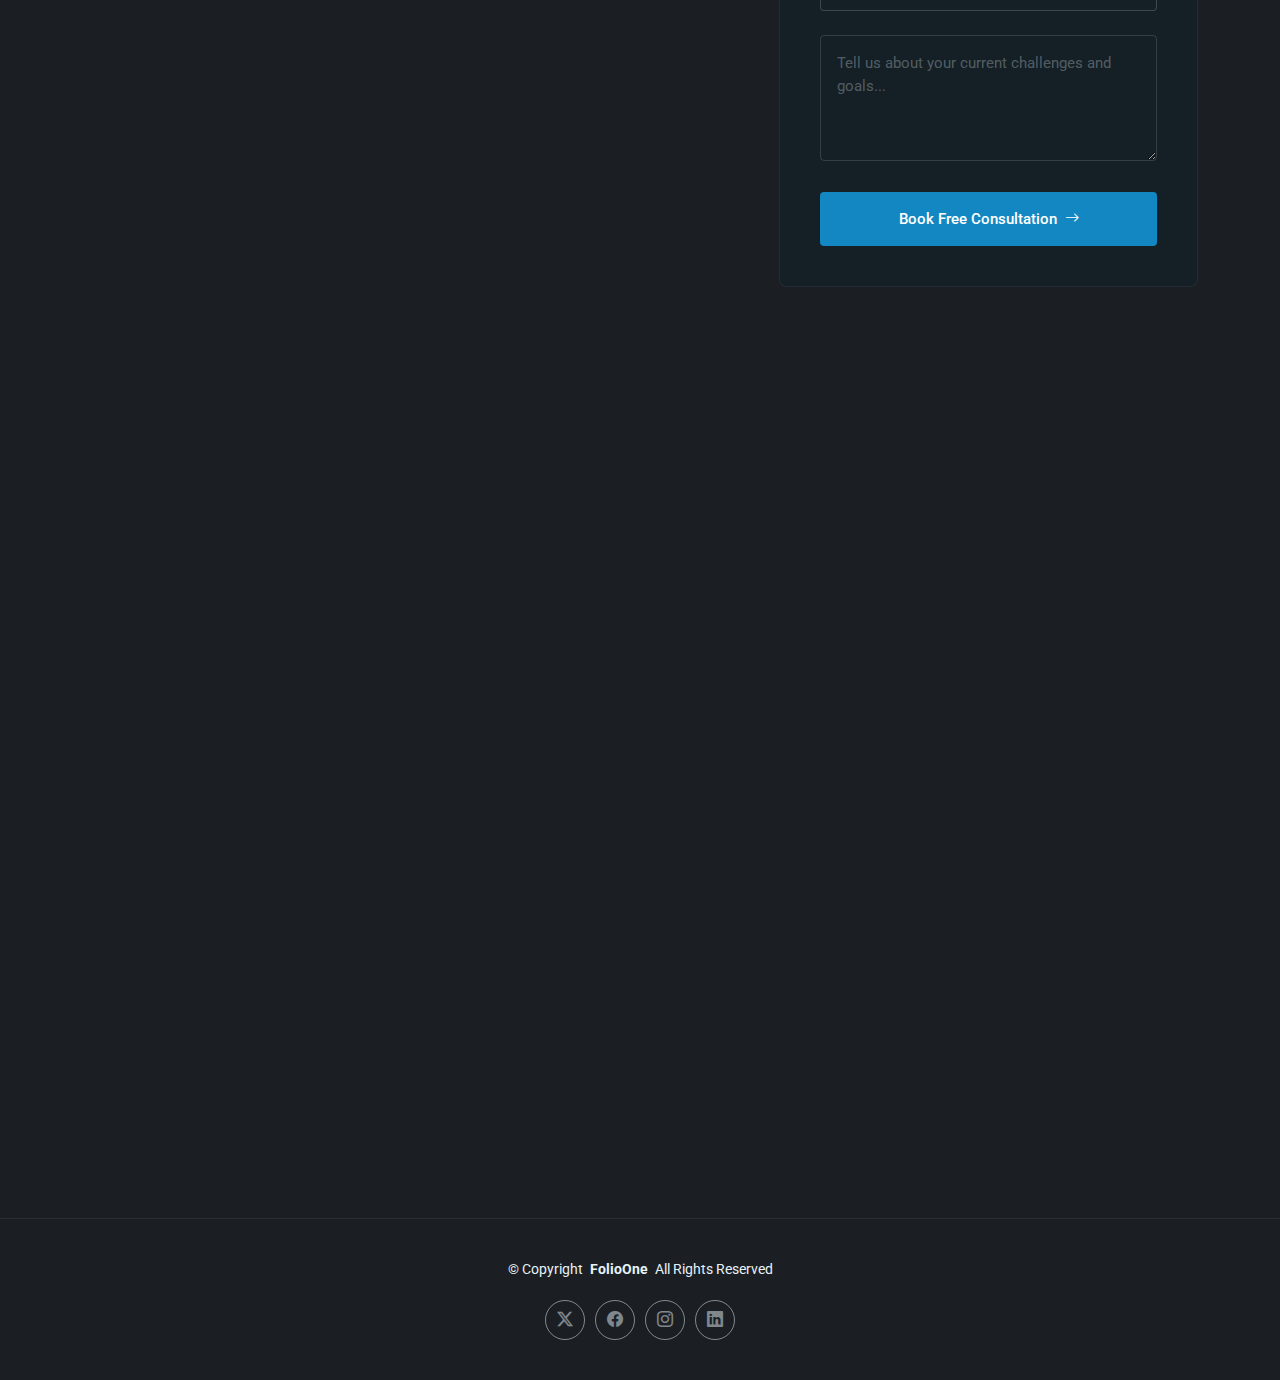
<file: service-details.html>
<!DOCTYPE html>
<html lang="en">

<head>
  <meta charset="utf-8">
  <meta content="width=device-width, initial-scale=1.0" name="viewport">
  <title>Service Details - FolioOne Bootstrap Template</title>
  <meta name="description" content="">
  <meta name="keywords" content="">

  <!-- Favicons -->
  <link href="assets/img/favicon.png" rel="icon">
  <link href="assets/img/apple-touch-icon.png" rel="apple-touch-icon">

  <!-- Fonts -->
  <link href="https://fonts.googleapis.com" rel="preconnect">
  <link href="https://fonts.gstatic.com" rel="preconnect" crossorigin>
  <link href="https://fonts.googleapis.com/css2?family=Roboto:ital,wght@0,100;0,300;0,400;0,500;0,700;0,900;1,100;1,300;1,400;1,500;1,700;1,900&family=Poppins:ital,wght@0,100;0,200;0,300;0,400;0,500;0,600;0,700;0,800;0,900;1,100;1,200;1,300;1,400;1,500;1,600;1,700;1,800;1,900&family=Raleway:ital,wght@0,100;0,200;0,300;0,400;0,500;0,600;0,700;0,800;0,900;1,100;1,200;1,300;1,400;1,500;1,600;1,700;1,800;1,900&display=swap" rel="stylesheet">

  <!-- Vendor CSS Files -->
  <link href="assets/vendor/bootstrap/css/bootstrap.min.css" rel="stylesheet">
  <link href="assets/vendor/bootstrap-icons/bootstrap-icons.css" rel="stylesheet">
  <link href="assets/vendor/aos/aos.css" rel="stylesheet">
  <link href="assets/vendor/swiper/swiper-bundle.min.css" rel="stylesheet">
  <link href="assets/vendor/glightbox/css/glightbox.min.css" rel="stylesheet">

  <!-- Main CSS File -->
  <link href="assets/css/main.css" rel="stylesheet">

  <!-- =======================================================
  * Template Name: FolioOne
  * Template URL: https://bootstrapmade.com/folioone-bootstrap-portfolio-website-template/
  * Updated: Aug 23 2025 with Bootstrap v5.3.7
  * Author: BootstrapMade.com
  * License: https://bootstrapmade.com/license/
  ======================================================== -->
</head>

<body class="service-details-page">

  <header id="header" class="header d-flex align-items-center light-background sticky-top">
    <div class="container position-relative d-flex align-items-center justify-content-between">

      <!-- <a href="index.html" class="logo d-flex align-items-center me-auto me-xl-0">
      <img src="assets/img/logo.webp" alt="">
      <h1 class="sitename">FolioOne</h1> 
    </a> -->

      <nav id="navmenu" class="navmenu">
        <ul>
          <li><a href="index.html">Home</a></li>
         
          <li><a href="resume.html">Resume</a></li>
          <li><a href="services.html">Services</a></li>
          <li><a href="projects.html">Projects</a></li>
          
          <li><a href="contact.html">Contact</a></li>
        </ul>
        <i class="mobile-nav-toggle d-xl-none bi bi-list"></i>
      </nav>

      <div class="header-social-links">
        <a href="#" class="twitter"><i class="bi bi-twitter-x"></i></a>
        <a href="#" class="facebook"><i class="bi bi-facebook"></i></a>
        <a href="#" class="instagram"><i class="bi bi-instagram"></i></a>
        <a href="#" class="linkedin"><i class="bi bi-linkedin"></i></a>
      </div>

    </div>
  </header>

  <main class="main">

    <!-- Service Details Section -->
    <section id="service-details" class="service-details section">

      <!-- Section Title -->
      <div class="container section-title" data-aos="fade-up">
        <h2>Service Details</h2>
        <p>Necessitatibus eius consequatur ex aliquid fuga eum quidem sint consectetur velit. Sed ut perspiciatis unde omnis iste natus error sit voluptatem accusantium doloremque laudantium totam rem aperiam</p>
      </div><!-- End Section Title -->

      <div class="container" data-aos="fade-up" data-aos-delay="100">

        <div class="row">

          <!-- Main Content Area -->
          <div class="col-lg-7">

            <!-- Hero Service Introduction -->
            <div class="service-hero" data-aos="fade-up" data-aos-delay="100">
              <div class="service-meta">
                <span class="service-category">Strategic Consulting</span>
                <span class="reading-time">5 min read</span>
              </div>
              <h1>Business Process Optimization</h1>
              <p class="service-description">Vestibulum ante ipsum primis in faucibus orci luctus et ultrices posuere cubilia curae mauris viverra.</p>
            </div>

            <!-- Service Visual -->
            <div class="service-visual" data-aos="zoom-in" data-aos-delay="200">
              <img src="assets/img/services/services-7.webp" alt="Business Process Optimization" class="img-fluid">
            </div>

            <!-- Service Content -->
            <div class="service-narrative" data-aos="fade-up" data-aos-delay="300">
              <h3>Transform Your Operations</h3>
              <p>Donec rutrum congue leo eget malesuada. Vivamus magna justo, lacinia eget consectetur sed, convallis at tellus. Mauris blandit aliquet elit, eget tincidunt nibh pulvinar a. Cras ultricies ligula sed magna dictum porta.</p>

              <p>Sed porttitor lectus nibh. Vestibulum ac diam sit amet quam vehicula elementum sed sit amet dui. Pellentesque habitant morbi tristique senectus et netus et malesuada fames ac turpis egestas. Donec sollicitudin molestie malesuada.</p>

              <!-- Key Benefits Grid -->
              <div class="benefits-grid" data-aos="fade-up" data-aos-delay="400">
                <div class="benefit-card">
                  <div class="benefit-icon">
                    <i class="bi bi-lightning-charge"></i>
                  </div>
                  <h4>Efficiency Boost</h4>
                  <p>Curabitur arcu erat accumsan id imperdiet et porttitor at sem.</p>
                </div>

                <div class="benefit-card">
                  <div class="benefit-icon">
                    <i class="bi bi-shield-check"></i>
                  </div>
                  <h4>Risk Mitigation</h4>
                  <p>Pellentesque in ipsum id orci porta dapibus vestibulum ante ipsum.</p>
                </div>

                <div class="benefit-card">
                  <div class="benefit-icon">
                    <i class="bi bi-graph-up"></i>
                  </div>
                  <h4>Growth Acceleration</h4>
                  <p>Vivamus suscipit tortor eget felis porttitor volutpat mauris blandit.</p>
                </div>

                <div class="benefit-card">
                  <div class="benefit-icon">
                    <i class="bi bi-people"></i>
                  </div>
                  <h4>Team Alignment</h4>
                  <p>Donec rutrum congue leo eget malesuada vivamus magna justo lacinia.</p>
                </div>
              </div>

            </div>

            <!-- Implementation Timeline -->
            <div class="timeline-section" data-aos="fade-up" data-aos-delay="500">
              <h3>Implementation Journey</h3>
              <div class="timeline">
                <div class="timeline-item">
                  <div class="timeline-marker">
                    <span>1</span>
                  </div>
                  <div class="timeline-content">
                    <h4>Discovery &amp; Assessment</h4>
                    <p>Comprehensive analysis of current processes and identification of optimization opportunities.</p>
                    <small>Week 1-2</small>
                  </div>
                </div>

                <div class="timeline-item">
                  <div class="timeline-marker">
                    <span>2</span>
                  </div>
                  <div class="timeline-content">
                    <h4>Strategic Planning</h4>
                    <p>Development of customized optimization roadmap with clear milestones and success metrics.</p>
                    <small>Week 3-4</small>
                  </div>
                </div>

                <div class="timeline-item">
                  <div class="timeline-marker">
                    <span>3</span>
                  </div>
                  <div class="timeline-content">
                    <h4>Implementation</h4>
                    <p>Systematic rollout of process improvements with continuous monitoring and adjustment.</p>
                    <small>Week 5-12</small>
                  </div>
                </div>

                <div class="timeline-item">
                  <div class="timeline-marker">
                    <span>4</span>
                  </div>
                  <div class="timeline-content">
                    <h4>Optimization &amp; Scale</h4>
                    <p>Fine-tuning of implemented solutions and preparation for organization-wide scaling.</p>
                    <small>Week 13-16</small>
                  </div>
                </div>
              </div>
            </div>

          </div><!-- End Main Content -->

          <!-- Service Sidebar -->
          <div class="col-lg-5">
            <div class="service-sidebar" data-aos="fade-up" data-aos-delay="200">

              <!-- Service Overview Card -->
              <div class="overview-card">
                <div class="overview-header">
                  <h4>Service Overview</h4>
                </div>
                <div class="overview-stats">
                  <div class="stat-item">
                    <div class="stat-number">16</div>
                    <div class="stat-label">Weeks Duration</div>
                  </div>
                  <div class="stat-item">
                    <div class="stat-number">85%</div>
                    <div class="stat-label">Efficiency Gain</div>
                  </div>
                  <div class="stat-item">
                    <div class="stat-number">24/7</div>
                    <div class="stat-label">Support Access</div>
                  </div>
                </div>

                <div class="overview-details">
                  <div class="detail-row">
                    <span class="detail-label">Investment Range</span>
                    <span class="detail-value">$15K - $45K</span>
                  </div>
                  <div class="detail-row">
                    <span class="detail-label">Team Composition</span>
                    <span class="detail-value">3-5 Specialists</span>
                  </div>
                  <div class="detail-row">
                    <span class="detail-label">Industries Served</span>
                    <span class="detail-value">Manufacturing, Tech, Finance</span>
                  </div>
                </div>
              </div>

              <!-- Client Success Story -->
              <div class="success-story">
                <div class="story-quote">
                  <p>"Curabitur non nulla sit amet nisl tempus convallis quis ac lectus. Pellentesque habitant morbi tristique senectus et netus et malesuada fames ac turpis egestas."</p>
                </div>
                <div class="story-author">
                  <img src="assets/img/person/person-m-8.webp" alt="Michael Chen" class="author-avatar">
                  <div class="author-details">
                    <h5>Michael Chen</h5>
                    <span>Operations Director</span>
                    <small>TechCorp Industries</small>
                  </div>
                </div>
                <div class="story-metrics">
                  <div class="metric">
                    <span class="metric-value">45%</span>
                    <span class="metric-label">Cost Reduction</span>
                  </div>
                  <div class="metric">
                    <span class="metric-value">3x</span>
                    <span class="metric-label">Speed Increase</span>
                  </div>
                </div>
              </div>

              <!-- Consultation Form -->
              <div class="consultation-form">
                <div class="form-header">
                  <h4>Schedule Consultation</h4>
                  <p>Vestibulum ac diam sit amet quam vehicula elementum sed sit amet dui.</p>
                </div>

                <form action="forms/consultation.php" method="post" class="php-email-form">
                  <div class="form-group">
                    <input type="text" name="name" class="form-input" placeholder="Full Name" required="">
                  </div>

                  <div class="form-group">
                    <input type="email" name="email" class="form-input" placeholder="Email Address" required="">
                  </div>

                  <div class="form-group">
                    <input type="tel" name="phone" class="form-input" placeholder="Phone Number">
                  </div>

                  <input type="hidden" name="subject" value="Business Process Optimization Consultation">

                  <div class="form-group">
                    <textarea name="message" class="form-input" rows="4" placeholder="Tell us about your current challenges and goals..." required=""></textarea>
                  </div>

                  <div class="loading">Loading</div>
                  <div class="error-message"></div>
                  <div class="sent-message">Your consultation request has been sent. Thank you!</div>

                  <button type="submit" class="btn-consultation">
                    <span>Book Free Consultation</span>
                    <i class="bi bi-arrow-right"></i>
                  </button>
                </form>
              </div>

            </div>
          </div><!-- End Sidebar -->

        </div>

      </div>

    </section><!-- /Service Details Section -->

  </main>

  <footer id="footer" class="footer">

    <div class="container">
      <div class="copyright text-center ">
        <p>© <span>Copyright</span> <strong class="px-1 sitename">FolioOne</strong> <span>All Rights Reserved<br></span></p>
      </div>
      <div class="social-links d-flex justify-content-center">
        <a href=""><i class="bi bi-twitter-x"></i></a>
        <a href=""><i class="bi bi-facebook"></i></a>
        <a href=""><i class="bi bi-instagram"></i></a>
        <a href=""><i class="bi bi-linkedin"></i></a>
      </div>
      
    </div>

  </footer>

  <!-- Scroll Top -->
  <a href="#" id="scroll-top" class="scroll-top d-flex align-items-center justify-content-center"><i class="bi bi-arrow-up-short"></i></a>

  <!-- Preloader -->
  <div id="preloader"></div>

  <!-- Vendor JS Files -->
  <script src="assets/vendor/bootstrap/js/bootstrap.bundle.min.js"></script>
  <script src="assets/vendor/php-email-form/validate.js"></script>
  <script src="assets/vendor/aos/aos.js"></script>
  <script src="assets/vendor/typed.js/typed.umd.js"></script>
  <script src="assets/vendor/waypoints/noframework.waypoints.js"></script>
  <script src="assets/vendor/purecounter/purecounter_vanilla.js"></script>
  <script src="assets/vendor/swiper/swiper-bundle.min.js"></script>
  <script src="assets/vendor/imagesloaded/imagesloaded.pkgd.min.js"></script>
  <script src="assets/vendor/isotope-layout/isotope.pkgd.min.js"></script>
  <script src="assets/vendor/glightbox/js/glightbox.min.js"></script>

  <!-- Main JS File -->
  <script src="assets/js/main.js"></script>

</body>

</html>
</file>
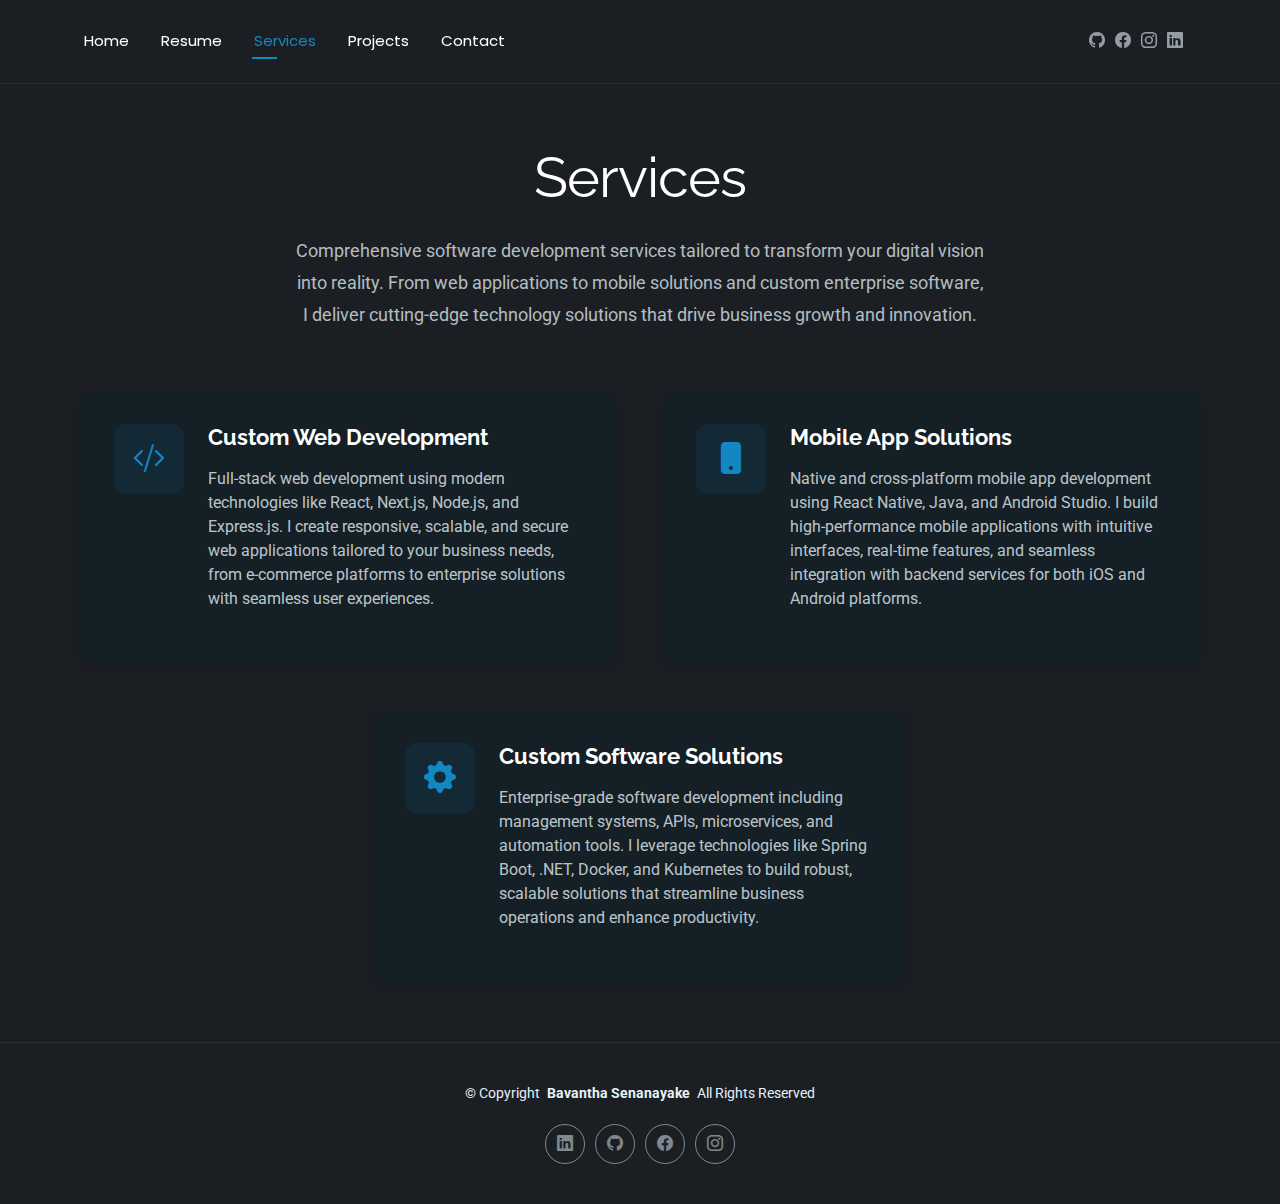
<file: services.html>
<!DOCTYPE html>
<html lang="en">

<head>
  <meta charset="utf-8">
  <meta content="width=device-width, initial-scale=1.0" name="viewport">
  <title>Services - FolioOne Bootstrap Template</title>
  <meta name="description" content="">
  <meta name="keywords" content="">

  <!-- Favicons -->
  <link href="assets/img/favicon.png" rel="icon">
  <link href="assets/img/apple-touch-icon.png" rel="apple-touch-icon">

  <!-- Fonts -->
  <link href="https://fonts.googleapis.com" rel="preconnect">
  <link href="https://fonts.gstatic.com" rel="preconnect" crossorigin>
  <link href="https://fonts.googleapis.com/css2?family=Roboto:ital,wght@0,100;0,300;0,400;0,500;0,700;0,900;1,100;1,300;1,400;1,500;1,700;1,900&family=Poppins:ital,wght@0,100;0,200;0,300;0,400;0,500;0,600;0,700;0,800;0,900;1,100;1,200;1,300;1,400;1,500;1,600;1,700;1,800;1,900&family=Raleway:ital,wght@0,100;0,200;0,300;0,400;0,500;0,600;0,700;0,800;0,900;1,100;1,200;1,300;1,400;1,500;1,600;1,700;1,800;1,900&display=swap" rel="stylesheet">

  <!-- Vendor CSS Files -->
  <link href="assets/vendor/bootstrap/css/bootstrap.min.css" rel="stylesheet">
  <link href="assets/vendor/bootstrap-icons/bootstrap-icons.css" rel="stylesheet">
  <!-- <link href="assets/vendor/aos/aos.css" rel="stylesheet"> -->
  <link href="assets/vendor/swiper/swiper-bundle.min.css" rel="stylesheet">
  <link href="assets/vendor/glightbox/css/glightbox.min.css" rel="stylesheet">

  <!-- Main CSS File -->
  <link href="assets/css/main.css" rel="stylesheet">

  <!-- =======================================================
  * Template Name: FolioOne
  * Template URL: https://bootstrapmade.com/folioone-bootstrap-portfolio-website-template/
  * Updated: Aug 23 2025 with Bootstrap v5.3.7
  * Author: BootstrapMade.com
  * License: https://bootstrapmade.com/license/
  ======================================================== -->
</head>

<body class="services-page">

  <header id="header" class="header d-flex align-items-center light-background sticky-top">
    <div class="container position-relative d-flex align-items-center justify-content-between">

      <!-- <a href="index.html" class="logo d-flex align-items-center me-auto me-xl-0">
      <img src="assets/img/logo.webp" alt="">
      <h1 class="sitename">FolioOne</h1> 
    </a> -->

      <nav id="navmenu" class="navmenu">
        <ul>
          <li><a href="index.html">Home</a></li>
        
          <li><a href="resume.html">Resume</a></li>
          <li><a href="services.html" class="active">Services</a></li>
          <li><a href="projects.html">Projects</a></li>
          
          <li><a href="contact.html">Contact</a></li>
        </ul>
        <i class="mobile-nav-toggle d-xl-none bi bi-list"></i>
      </nav>

      <div class="header-social-links">
        <a href="https://github.com/Bavantha-Senanayake" class="github" target="_blank"><i class="bi bi-github"></i></a>
        <a href="https://www.facebook.com/share/19qvq2ez33/?mibextid=wwXIfr" class="facebook" target="_blank"><i class="bi bi-facebook"></i></a>
        <a href="https://www.instagram.com/bavantha_senanayake?igsh=ZzFoajd2bWZwcWZ1&utm_source=qr" class="instagram" target="_blank"><i class="bi bi-instagram"></i></a>
        <a href="https://www.linkedin.com/in/bavantha-senanayake" class="linkedin" target="_blank"><i class="bi bi-linkedin"></i></a>
      </div>

    </div>
  </header>

  <main class="main">

    <!-- Services Section -->
    <section id="services" class="services section">

      <!-- Section Title -->
      <div class="container section-title" data-aos="fade-up">
        <h2>Services</h2>
        <p>Comprehensive software development services tailored to transform your digital vision into reality. From web applications to mobile solutions and custom enterprise software, I deliver cutting-edge technology solutions that drive business growth and innovation.</p>
      </div><!-- End Section Title -->

      <div class="container" data-aos="fade-up" data-aos-delay="100">

        <div class="row justify-content-center g-5">

          <div class="col-md-6" data-aos="fade-right" data-aos-delay="100">
            <div class="service-item">
              <div class="service-icon">
                <i class="bi bi-code-slash"></i>
              </div>
              <div class="service-content">
                <h3>Custom Web Development</h3>
                <p>Full-stack web development using modern technologies like React, Next.js, Node.js, and Express.js. I create responsive, scalable, and secure web applications tailored to your business needs, from e-commerce platforms to enterprise solutions with seamless user experiences.</p>
                <!-- <a href="web-development-details.html" class="service-link">
                  <span>Learn More</span>
                  <i class="bi bi-arrow-right"></i>
                </a> -->
              </div>
            </div>
          </div><!-- End Service Item -->

          <div class="col-md-6" data-aos="fade-left" data-aos-delay="100">
            <div class="service-item">
              <div class="service-icon">
                <i class="bi bi-phone-fill"></i>
              </div>
              <div class="service-content">
                <h3>Mobile App Solutions</h3>
                <p>Native and cross-platform mobile app development using React Native, Java, and Android Studio. I build high-performance mobile applications with intuitive interfaces, real-time features, and seamless integration with backend services for both iOS and Android platforms.</p>
                <!-- <a href="mobile-app-details.html" class="service-link">
                  <span>Learn More</span>
                  <i class="bi bi-arrow-right"></i>
                </a> -->
              </div>
            </div>
          </div><!-- End Service Item -->

          <div class="col-md-6" data-aos="fade-right" data-aos-delay="200">
            <div class="service-item">
              <div class="service-icon">
                <i class="bi bi-gear-fill"></i>
              </div>
              <div class="service-content">
                <h3>Custom Software Solutions</h3>
                <p>Enterprise-grade software development including management systems, APIs, microservices, and automation tools. I leverage technologies like Spring Boot, .NET, Docker, and Kubernetes to build robust, scalable solutions that streamline business operations and enhance productivity.</p>
                <!-- <a href="custom-software-details.html" class="service-link">
                  <span>Learn More</span>
                  <i class="bi bi-arrow-right"></i>
                </a> -->
              </div>
            </div>
          </div><!-- End Service Item -->

          <!-- Future Services - Currently Commented Out -->
          <!--
          <div class="col-md-6" data-aos="fade-left" data-aos-delay="200">
            <div class="service-item">
              <div class="service-icon">
                <i class="bi bi-palette2"></i>
              </div>
              <div class="service-content">
                <h3>UI/UX Design</h3>
                <p>Pellentesque in ipsum id orci porta dapibus. Proin eget tortor risus. Vivamus suscipit tortor eget felis porttitor volutpat. Vestibulum ac diam sit amet quam vehicula elementum sed sit amet dui.</p>
                <a href="service-details.html" class="service-link">
                  <span>Learn More</span>
                  <i class="bi bi-arrow-right"></i>
                </a>
              </div>
            </div>
          </div>

          <div class="col-md-6" data-aos="fade-left" data-aos-delay="200">
            <div class="service-item">
              <div class="service-icon">
                <i class="bi bi-bar-chart-line"></i>
              </div>
              <div class="service-content">
                <h3>Digital Marketing</h3>
                <p>Donec rutrum congue leo eget malesuada. Mauris blandit aliquet elit, eget tincidunt nibh pulvinar a. Nulla porttitor accumsan tincidunt. Curabitur aliquet quam id dui posuere blandit.</p>
                <a href="service-details.html" class="service-link">
                  <span>Learn More</span>
                  <i class="bi bi-arrow-right"></i>
                </a>
              </div>
            </div>
          </div>

          <div class="col-md-6" data-aos="fade-right" data-aos-delay="300">
            <div class="service-item">
              <div class="service-icon">
                <i class="bi bi-cloud-check"></i>
              </div>
              <div class="service-content">
                <h3>Cloud Computing</h3>
                <p>Curabitur aliquet quam id dui posuere blandit. Sed porttitor lectus nibh. Vivamus magna justo, lacinia eget consectetur sed, convallis at tellus. Nulla quis lorem ut libero malesuada feugiat.</p>
                <a href="service-details.html" class="service-link">
                  <span>Learn More</span>
                  <i class="bi bi-arrow-right"></i>
                </a>
              </div>
            </div>
          </div>

          <div class="col-md-6" data-aos="fade-left" data-aos-delay="300">
            <div class="service-item">
              <div class="service-icon">
                <i class="bi bi-shield-lock"></i>
              </div>
              <div class="service-content">
                <h3>Cybersecurity Solutions</h3>
                <p>Vestibulum ac diam sit amet quam vehicula elementum sed sit amet dui. Donec sollicitudin molestie malesuada. Curabitur arcu erat, accumsan id imperdiet et. Proin eget tortor risus.</p>
                <a href="service-details.html" class="service-link">
                  <span>Learn More</span>
                  <i class="bi bi-arrow-right"></i>
                </a>
              </div>
            </div>
          </div>
          -->
          <!-- End Future Services -->

        </div>

      </div>

    </section><!-- /Services Section -->

  </main>

  <footer id="footer" class="footer">

    <div class="container">
      <div class="copyright text-center ">
        <p>© <span>Copyright</span> <strong class="px-1 sitename">Bavantha Senanayake</strong> <span>All Rights Reserved<br></span></p>
      </div>
      <div class="social-links d-flex justify-content-center">
        <a href="https://www.linkedin.com/in/bavantha-senanayake" target="_blank"><i class="bi bi-linkedin"></i></a>
        <a href="https://github.com/Bavantha-Senanayake" target="_blank"><i class="bi bi-github"></i></a>
        <a href="https://www.facebook.com/share/19qvq2ez33/?mibextid=wwXIfr" target="_blank"><i class="bi bi-facebook"></i></a>
        <a href="https://www.instagram.com/bavantha_senanayake?igsh=ZzFoajd2bWZwcWZ1&utm_source=qr" target="_blank"><i class="bi bi-instagram"></i></a>
      </div>
      
    </div>

  </footer>

  <!-- Scroll Top -->
  <a href="#" id="scroll-top" class="scroll-top d-flex align-items-center justify-content-center"><i class="bi bi-arrow-up-short"></i></a>

  <!-- Preloader -->
  <div id="preloader"></div>

  <!-- Vendor JS Files -->
  <script src="assets/vendor/bootstrap/js/bootstrap.bundle.min.js"></script>
  <script src="assets/vendor/php-email-form/validate.js"></script>
  <script src="assets/vendor/aos/aos.js"></script>
  <script src="assets/vendor/typed.js/typed.umd.js"></script>
  <script src="assets/vendor/waypoints/noframework.waypoints.js"></script>
  <script src="assets/vendor/purecounter/purecounter_vanilla.js"></script>
  <script src="assets/vendor/swiper/swiper-bundle.min.js"></script>
  <script src="assets/vendor/imagesloaded/imagesloaded.pkgd.min.js"></script>
  <script src="assets/vendor/isotope-layout/isotope.pkgd.min.js"></script>
  <script src="assets/vendor/glightbox/js/glightbox.min.js"></script>

  <!-- Main JS File -->
  <script src="assets/js/main.js"></script>

</body>

</html>
</file>
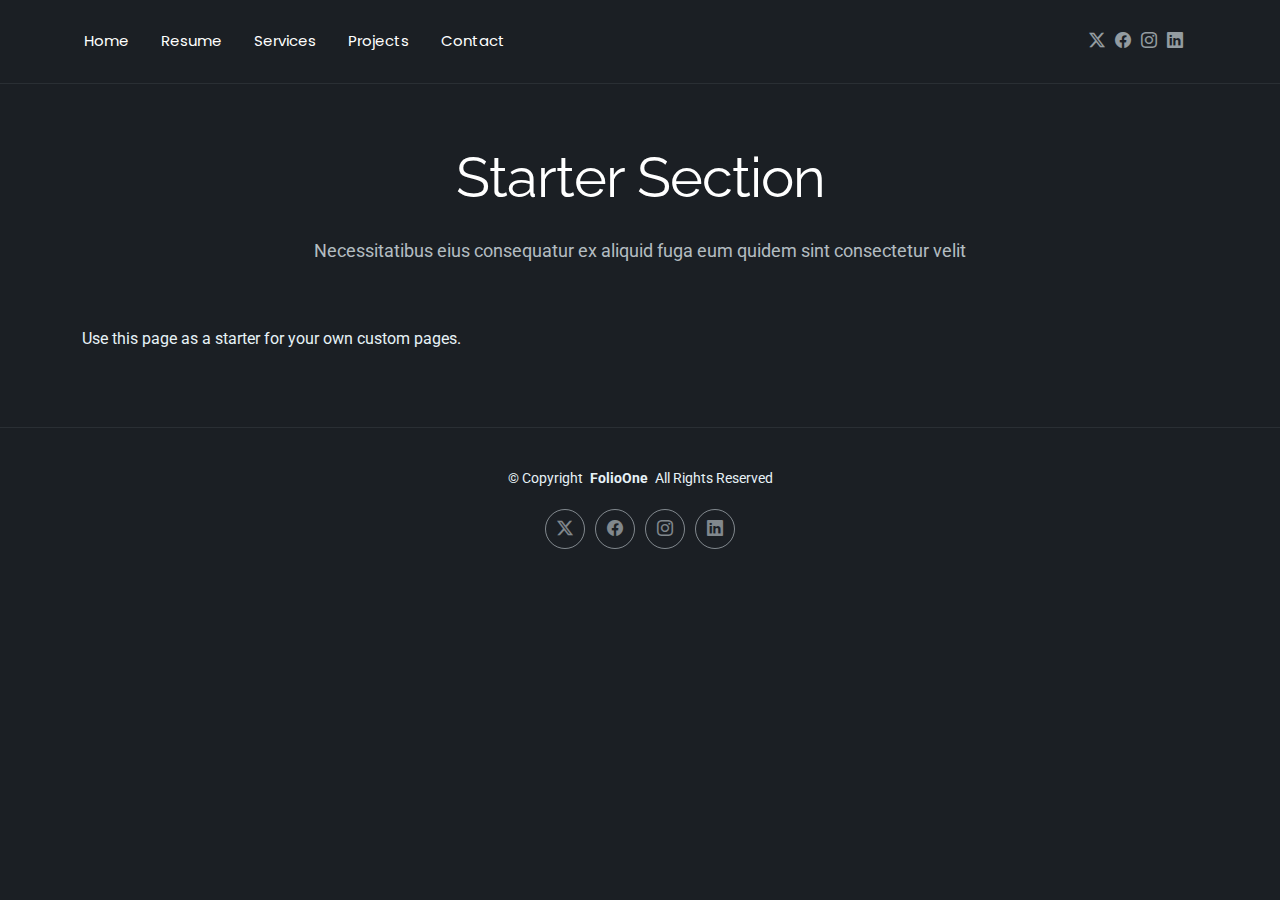
<file: starter-page.html>
<!DOCTYPE html>
<html lang="en">

<head>
  <meta charset="utf-8">
  <meta content="width=device-width, initial-scale=1.0" name="viewport">
  <title>Starter Page - FolioOne Bootstrap Template</title>
  <meta name="description" content="">
  <meta name="keywords" content="">

  <!-- Favicons -->
  <link href="assets/img/favicon.png" rel="icon">
  <link href="assets/img/apple-touch-icon.png" rel="apple-touch-icon">

  <!-- Fonts -->
  <link href="https://fonts.googleapis.com" rel="preconnect">
  <link href="https://fonts.gstatic.com" rel="preconnect" crossorigin>
  <link href="https://fonts.googleapis.com/css2?family=Roboto:ital,wght@0,100;0,300;0,400;0,500;0,700;0,900;1,100;1,300;1,400;1,500;1,700;1,900&family=Poppins:ital,wght@0,100;0,200;0,300;0,400;0,500;0,600;0,700;0,800;0,900;1,100;1,200;1,300;1,400;1,500;1,600;1,700;1,800;1,900&family=Raleway:ital,wght@0,100;0,200;0,300;0,400;0,500;0,600;0,700;0,800;0,900;1,100;1,200;1,300;1,400;1,500;1,600;1,700;1,800;1,900&display=swap" rel="stylesheet">

  <!-- Vendor CSS Files -->
  <link href="assets/vendor/bootstrap/css/bootstrap.min.css" rel="stylesheet">
  <link href="assets/vendor/bootstrap-icons/bootstrap-icons.css" rel="stylesheet">
  <link href="assets/vendor/aos/aos.css" rel="stylesheet">
  <link href="assets/vendor/swiper/swiper-bundle.min.css" rel="stylesheet">
  <link href="assets/vendor/glightbox/css/glightbox.min.css" rel="stylesheet">

  <!-- Main CSS File -->
  <link href="assets/css/main.css" rel="stylesheet">

  <!-- =======================================================
  * Template Name: FolioOne
  * Template URL: https://bootstrapmade.com/folioone-bootstrap-portfolio-website-template/
  * Updated: Aug 23 2025 with Bootstrap v5.3.7
  * Author: BootstrapMade.com
  * License: https://bootstrapmade.com/license/
  ======================================================== -->
</head>

<body class="starter-page-page">

  <header id="header" class="header d-flex align-items-center light-background sticky-top">
    <div class="container position-relative d-flex align-items-center justify-content-between">

      <!-- <a href="index.html" class="logo d-flex align-items-center me-auto me-xl-0">
      <img src="assets/img/logo.webp" alt="">
      <h1 class="sitename">FolioOne</h1> 
    </a> -->

      <nav id="navmenu" class="navmenu">
        <ul>
          <li><a href="index.html">Home</a></li>
    
          <li><a href="resume.html">Resume</a></li>
          <li><a href="services.html">Services</a></li>
          <li><a href="projects.html">Projects</a></li>
          
          <li><a href="contact.html">Contact</a></li>
        </ul>
        <i class="mobile-nav-toggle d-xl-none bi bi-list"></i>
      </nav>

      <div class="header-social-links">
        <a href="#" class="twitter"><i class="bi bi-twitter-x"></i></a>
        <a href="#" class="facebook"><i class="bi bi-facebook"></i></a>
        <a href="#" class="instagram"><i class="bi bi-instagram"></i></a>
        <a href="#" class="linkedin"><i class="bi bi-linkedin"></i></a>
      </div>

    </div>
  </header>

  <main class="main">

    <!-- Starter Section Section -->
    <section id="starter-section" class="starter-section section">

      <!-- Section Title -->
      <div class="container section-title" data-aos="fade-up">
        <h2>Starter Section</h2>
        <p>Necessitatibus eius consequatur ex aliquid fuga eum quidem sint consectetur velit</p>
      </div><!-- End Section Title -->

      <div class="container" data-aos="fade-up">
        <p>Use this page as a starter for your own custom pages.</p>
      </div>

    </section><!-- /Starter Section Section -->

  </main>

  <footer id="footer" class="footer">

    <div class="container">
      <div class="copyright text-center ">
        <p>© <span>Copyright</span> <strong class="px-1 sitename">FolioOne</strong> <span>All Rights Reserved<br></span></p>
      </div>
      <div class="social-links d-flex justify-content-center">
        <a href=""><i class="bi bi-twitter-x"></i></a>
        <a href=""><i class="bi bi-facebook"></i></a>
        <a href=""><i class="bi bi-instagram"></i></a>
        <a href=""><i class="bi bi-linkedin"></i></a>
      </div>
      
    </div>

  </footer>

  <!-- Scroll Top -->
  <a href="#" id="scroll-top" class="scroll-top d-flex align-items-center justify-content-center"><i class="bi bi-arrow-up-short"></i></a>

  <!-- Preloader -->
  <div id="preloader"></div>

  <!-- Vendor JS Files -->
  <script src="assets/vendor/bootstrap/js/bootstrap.bundle.min.js"></script>
  <script src="assets/vendor/php-email-form/validate.js"></script>
  <script src="assets/vendor/aos/aos.js"></script>
  <script src="assets/vendor/typed.js/typed.umd.js"></script>
  <script src="assets/vendor/waypoints/noframework.waypoints.js"></script>
  <script src="assets/vendor/purecounter/purecounter_vanilla.js"></script>
  <script src="assets/vendor/swiper/swiper-bundle.min.js"></script>
  <script src="assets/vendor/imagesloaded/imagesloaded.pkgd.min.js"></script>
  <script src="assets/vendor/isotope-layout/isotope.pkgd.min.js"></script>
  <script src="assets/vendor/glightbox/js/glightbox.min.js"></script>

  <!-- Main JS File -->
  <script src="assets/js/main.js"></script>

</body>

</html>
</file>
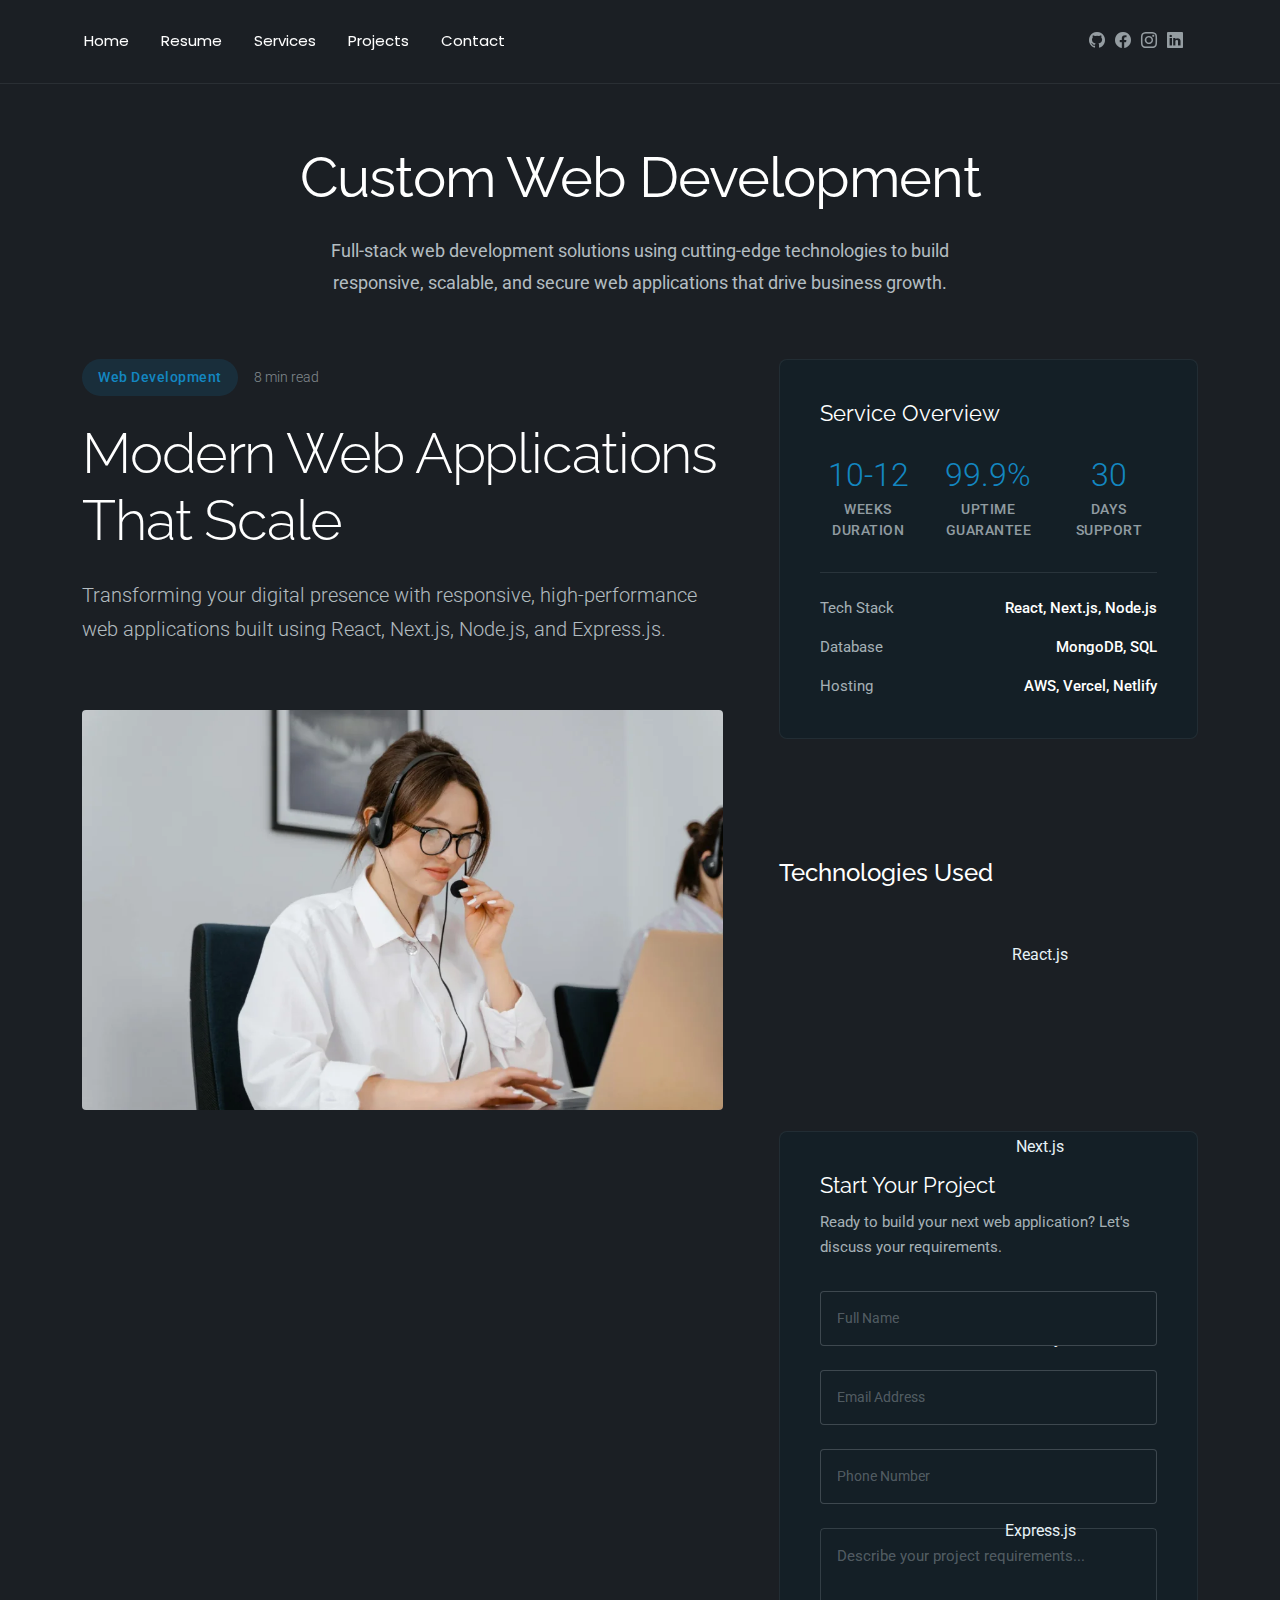
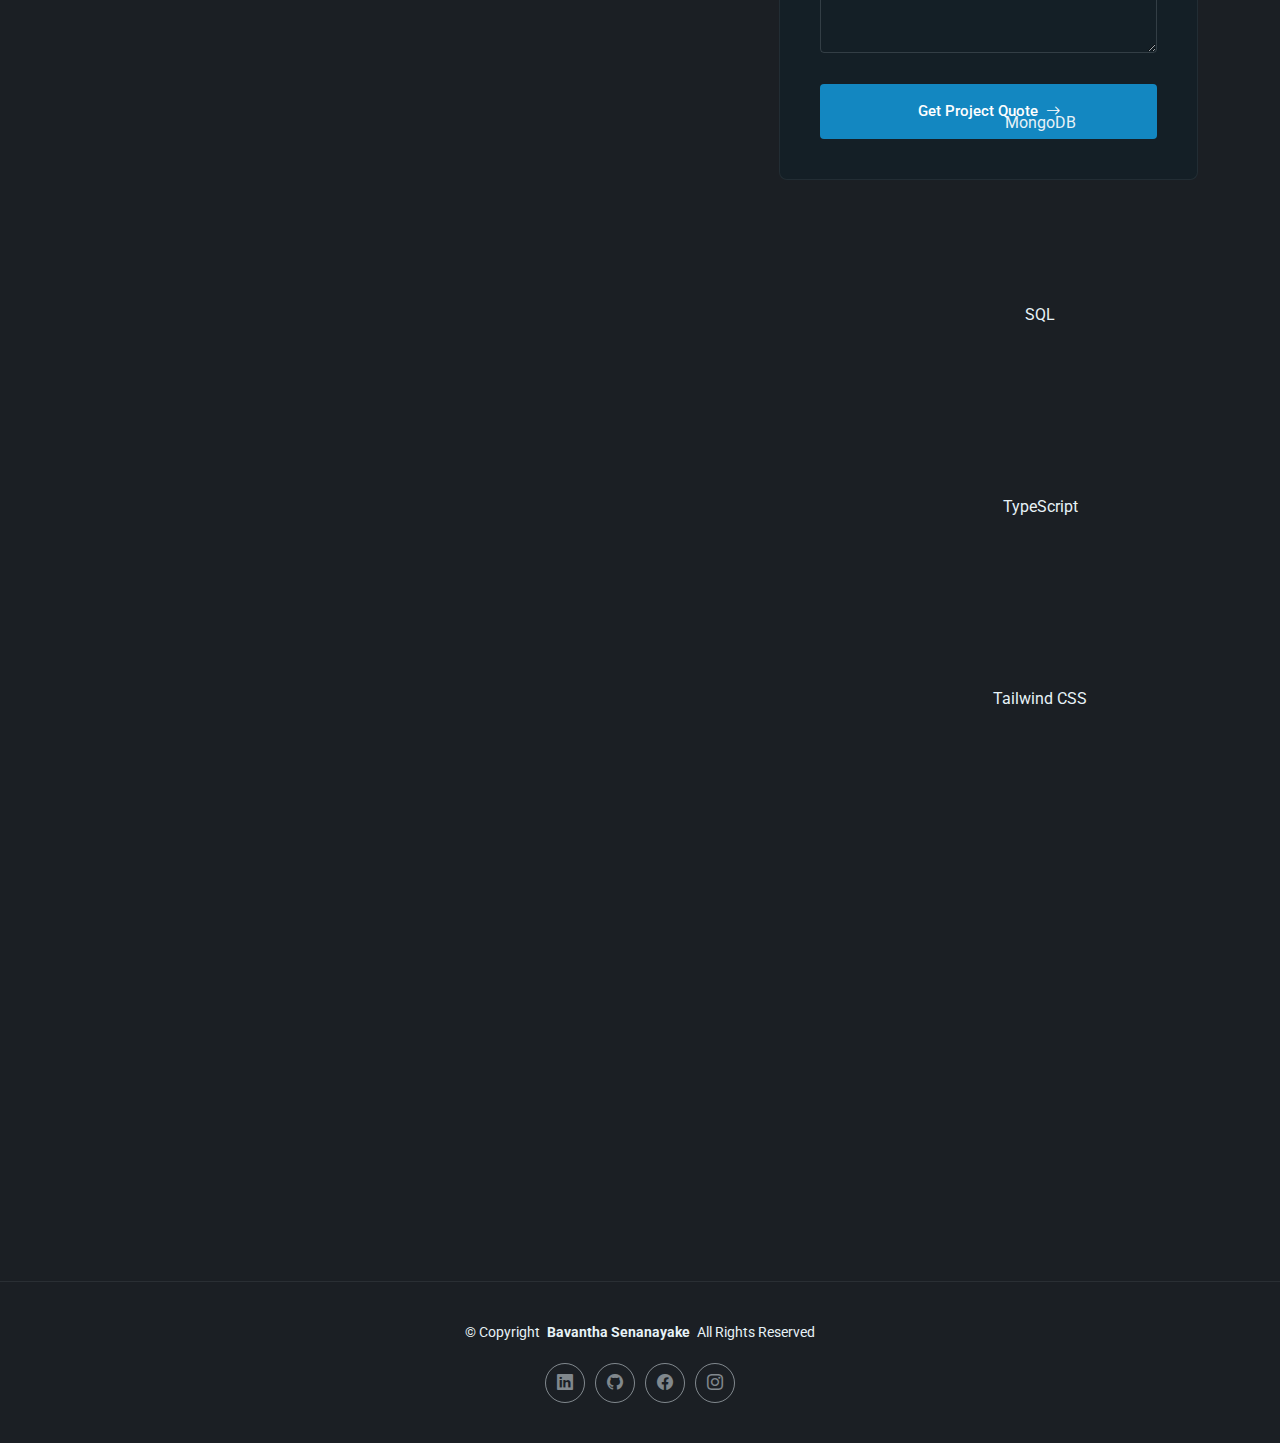
<file: web-development-details.html>
<!DOCTYPE html>
<html lang="en">

<head>
  <meta charset="utf-8">
  <meta content="width=device-width, initial-scale=1.0" name="viewport">
  <title>Custom Web Development - Bavantha Senanayake</title>
  <meta name="description" content="Professional web development services using React, Next.js, Node.js, and Express.js">
  <meta name="keywords" content="web development, react, nextjs, nodejs, expressjs, full stack">

  <!-- Favicons -->
  <link href="assets/img/favicon.png" rel="icon">
  <link href="assets/img/apple-touch-icon.png" rel="apple-touch-icon">

  <!-- Fonts -->
  <link href="https://fonts.googleapis.com" rel="preconnect">
  <link href="https://fonts.gstatic.com" rel="preconnect" crossorigin>
  <link href="https://fonts.googleapis.com/css2?family=Roboto:ital,wght@0,100;0,300;0,400;0,500;0,700;0,900;1,100;1,300;1,400;1,500;1,700;1,900&family=Poppins:ital,wght@0,100;0,200;0,300;0,400;0,500;0,600;0,700;0,800;0,900;1,100;1,200;1,300;1,400;1,500;1,600;1,700;1,800;1,900&family=Raleway:ital,wght@0,100;0,200;0,300;0,400;0,500;0,600;0,700;0,800;0,900;1,100;1,200;1,300;1,400;1,500;1,600;1,700;1,800;1,900&display=swap" rel="stylesheet">

  <!-- Vendor CSS Files -->
  <link href="assets/vendor/bootstrap/css/bootstrap.min.css" rel="stylesheet">
  <link href="assets/vendor/bootstrap-icons/bootstrap-icons.css" rel="stylesheet">
  <link href="assets/vendor/aos/aos.css" rel="stylesheet">
  <link href="assets/vendor/swiper/swiper-bundle.min.css" rel="stylesheet">
  <link href="assets/vendor/glightbox/css/glightbox.min.css" rel="stylesheet">

  <!-- Main CSS File -->
  <link href="assets/css/main.css" rel="stylesheet">
</head>

<body class="service-details-page">

  <header id="header" class="header d-flex align-items-center light-background sticky-top">
    <div class="container position-relative d-flex align-items-center justify-content-between">

      <nav id="navmenu" class="navmenu">
        <ul>
          <li><a href="index.html">Home</a></li>
          <li><a href="resume.html">Resume</a></li>
          <li><a href="services.html">Services</a></li>
          <li><a href="projects.html">Projects</a></li>
          
          <li><a href="contact.html">Contact</a></li>
        </ul>
        <i class="mobile-nav-toggle d-xl-none bi bi-list"></i>
      </nav>

      <div class="header-social-links">
        <a href="https://github.com/Bavantha-Senanayake" class="github" target="_blank"><i class="bi bi-github"></i></a>
        <a href="https://www.facebook.com/share/19qvq2ez33/?mibextid=wwXIfr" class="facebook" target="_blank"><i class="bi bi-facebook"></i></a>
        <a href="https://www.instagram.com/bavantha_senanayake?igsh=ZzFoajd2bWZwcWZ1&utm_source=qr" class="instagram" target="_blank"><i class="bi bi-instagram"></i></a>
        <a href="https://www.linkedin.com/in/bavantha-senanayake" class="linkedin" target="_blank"><i class="bi bi-linkedin"></i></a>
      </div>

    </div>
  </header>

  <main class="main">

    <!-- Service Details Section -->
    <section id="service-details" class="service-details section">

      <!-- Section Title -->
      <div class="container section-title" data-aos="fade-up">
        <h2>Custom Web Development</h2>
        <p>Full-stack web development solutions using cutting-edge technologies to build responsive, scalable, and secure web applications that drive business growth.</p>
      </div><!-- End Section Title -->

      <div class="container" data-aos="fade-up" data-aos-delay="100">

        <div class="row">

          <!-- Main Content Area -->
          <div class="col-lg-7">

            <!-- Hero Service Introduction -->
            <div class="service-hero" data-aos="fade-up" data-aos-delay="100">
              <div class="service-meta">
                <span class="service-category">Web Development</span>
                <span class="reading-time">8 min read</span>
              </div>
              <h1>Modern Web Applications That Scale</h1>
              <p class="service-description">Transforming your digital presence with responsive, high-performance web applications built using React, Next.js, Node.js, and Express.js.</p>
            </div>

            <!-- Service Visual -->
            <div class="service-visual" data-aos="zoom-in" data-aos-delay="200">
              <img src="assets/img/services/services-7.webp" alt="Custom Web Development" class="img-fluid">
            </div>

            <!-- Service Content -->
            <div class="service-narrative" data-aos="fade-up" data-aos-delay="300">
              <h3>Comprehensive Web Solutions</h3>
              <p>I specialize in creating modern, scalable web applications that deliver exceptional user experiences. From e-commerce platforms to enterprise solutions, my full-stack development approach ensures your web presence stands out in today's competitive digital landscape.</p>

              <p>Using industry-leading technologies like React for dynamic frontends, Next.js for optimized performance, and Node.js with Express.js for robust backend services, I build applications that are not just functional but future-ready. Every project follows best practices for security, scalability, and maintainability.</p>

              <!-- Key Benefits Grid -->
              <div class="benefits-grid" data-aos="fade-up" data-aos-delay="400">
                <div class="benefit-card">
                  <div class="benefit-icon">
                    <i class="bi bi-speedometer2"></i>
                  </div>
                  <h4>Lightning Fast</h4>
                  <p>Optimized performance with server-side rendering and modern build tools.</p>
                </div>

                <div class="benefit-card">
                  <div class="benefit-icon">
                    <i class="bi bi-phone"></i>
                  </div>
                  <h4>Responsive Design</h4>
                  <p>Perfect user experience across all devices and screen sizes.</p>
                </div>

                <div class="benefit-card">
                  <div class="benefit-icon">
                    <i class="bi bi-shield-check"></i>
                  </div>
                  <h4>Secure & Reliable</h4>
                  <p>Enterprise-level security with robust authentication and data protection.</p>
                </div>

                <div class="benefit-card">
                  <div class="benefit-icon">
                    <i class="bi bi-graph-up-arrow"></i>
                  </div>
                  <h4>Scalable Architecture</h4>
                  <p>Built to grow with your business using microservices and cloud-ready design.</p>
                </div>
              </div>

            </div>

            <!-- Implementation Timeline -->
            <div class="timeline-section" data-aos="fade-up" data-aos-delay="500">
              <h3>Development Process</h3>
              <div class="timeline">
                <div class="timeline-item">
                  <div class="timeline-marker">
                    <span>1</span>
                  </div>
                  <div class="timeline-content">
                    <h4>Requirements Analysis</h4>
                    <p>Comprehensive project planning, technology stack selection, and architecture design.</p>
                    <small>Week 1-2</small>
                  </div>
                </div>

                <div class="timeline-item">
                  <div class="timeline-marker">
                    <span>2</span>
                  </div>
                  <div class="timeline-content">
                    <h4>Frontend Development</h4>
                    <p>Building responsive UI components with React/Next.js and implementing user interactions.</p>
                    <small>Week 3-6</small>
                  </div>
                </div>

                <div class="timeline-item">
                  <div class="timeline-marker">
                    <span>3</span>
                  </div>
                  <div class="timeline-content">
                    <h4>Backend Development</h4>
                    <p>Creating robust APIs with Node.js/Express.js, database integration, and security implementation.</p>
                    <small>Week 5-8</small>
                  </div>
                </div>

                <div class="timeline-item">
                  <div class="timeline-marker">
                    <span>4</span>
                  </div>
                  <div class="timeline-content">
                    <h4>Testing & Deployment</h4>
                    <p>Comprehensive testing, performance optimization, and production deployment with monitoring.</p>
                    <small>Week 9-10</small>
                  </div>
                </div>
              </div>
            </div>

          </div><!-- End Main Content -->

          <!-- Service Sidebar -->
          <div class="col-lg-5">
            <div class="service-sidebar" data-aos="fade-up" data-aos-delay="200">

              <!-- Service Overview Card -->
              <div class="overview-card">
                <div class="overview-header">
                  <h4>Service Overview</h4>
                </div>
                <div class="overview-stats">
                  <div class="stat-item">
                    <div class="stat-number">10-12</div>
                    <div class="stat-label">Weeks Duration</div>
                  </div>
                  <div class="stat-item">
                    <div class="stat-number">99.9%</div>
                    <div class="stat-label">Uptime Guarantee</div>
                  </div>
                  <div class="stat-item">
                    <div class="stat-number">30</div>
                    <div class="stat-label">Days Support</div>
                  </div>
                </div>

                <div class="overview-details">
                  <div class="detail-row">
                    <span class="detail-label">Tech Stack</span>
                    <span class="detail-value">React, Next.js, Node.js</span>
                  </div>
                  <div class="detail-row">
                    <span class="detail-label">Database</span>
                    <span class="detail-value">MongoDB, SQL</span>
                  </div>
                  <div class="detail-row">
                    <span class="detail-label">Hosting</span>
                    <span class="detail-value">AWS, Vercel, Netlify</span>
                  </div>
                </div>
              </div>

              <!-- Technology Stack -->
              <div class="tech-stack">
                <h4>Technologies Used</h4>
                <div class="tech-items">
                  <span class="tech-item">React.js</span>
                  <span class="tech-item">Next.js</span>
                  <span class="tech-item">Node.js</span>
                  <span class="tech-item">Express.js</span>
                  <span class="tech-item">MongoDB</span>
                  <span class="tech-item">SQL</span>
                  <span class="tech-item">TypeScript</span>
                  <span class="tech-item">Tailwind CSS</span>
                </div>
              </div>

              <!-- Consultation Form -->
              <div class="consultation-form">
                <div class="form-header">
                  <h4>Start Your Project</h4>
                  <p>Ready to build your next web application? Let's discuss your requirements.</p>
                </div>

                <form action="forms/consultation.php" method="post" class="php-email-form">
                  <div class="form-group">
                    <input type="text" name="name" class="form-input" placeholder="Full Name" required="">
                  </div>

                  <div class="form-group">
                    <input type="email" name="email" class="form-input" placeholder="Email Address" required="">
                  </div>

                  <div class="form-group">
                    <input type="tel" name="phone" class="form-input" placeholder="Phone Number">
                  </div>

                  <input type="hidden" name="subject" value="Web Development Project Inquiry">

                  <div class="form-group">
                    <textarea name="message" class="form-input" rows="4" placeholder="Describe your project requirements..." required=""></textarea>
                  </div>

                  <div class="loading">Loading</div>
                  <div class="error-message"></div>
                  <div class="sent-message">Your project inquiry has been sent. Thank you!</div>

                  <button type="submit" class="btn-consultation">
                    <span>Get Project Quote</span>
                    <i class="bi bi-arrow-right"></i>
                  </button>
                </form>
              </div>

            </div>
          </div><!-- End Sidebar -->

        </div>

      </div>

    </section><!-- /Service Details Section -->

  </main>

  <footer id="footer" class="footer">

    <div class="container">
      <div class="copyright text-center ">
        <p>© <span>Copyright</span> <strong class="px-1 sitename">Bavantha Senanayake</strong> <span>All Rights Reserved<br></span></p>
      </div>
      <div class="social-links d-flex justify-content-center">
        <a href="https://www.linkedin.com/in/bavantha-senanayake" target="_blank"><i class="bi bi-linkedin"></i></a>
        <a href="https://github.com/Bavantha-Senanayake" target="_blank"><i class="bi bi-github"></i></a>
        <a href="https://www.facebook.com/share/19qvq2ez33/?mibextid=wwXIfr" target="_blank"><i class="bi bi-facebook"></i></a>
        <a href="https://www.instagram.com/bavantha_senanayake?igsh=ZzFoajd2bWZwcWZ1&utm_source=qr" target="_blank"><i class="bi bi-instagram"></i></a>
      </div>
      
    </div>

  </footer>

  <!-- Scroll Top -->
  <a href="#" id="scroll-top" class="scroll-top d-flex align-items-center justify-content-center"><i class="bi bi-arrow-up-short"></i></a>

  <!-- Preloader -->
  <div id="preloader"></div>

  <!-- Vendor JS Files -->
  <script src="assets/vendor/bootstrap/js/bootstrap.bundle.min.js"></script>
  <script src="assets/vendor/php-email-form/validate.js"></script>
  <script src="assets/vendor/aos/aos.js"></script>
  <script src="assets/vendor/typed.js/typed.umd.js"></script>
  <script src="assets/vendor/waypoints/noframework.waypoints.js"></script>
  <script src="assets/vendor/purecounter/purecounter_vanilla.js"></script>
  <script src="assets/vendor/swiper/swiper-bundle.min.js"></script>
  <script src="assets/vendor/imagesloaded/imagesloaded.pkgd.min.js"></script>
  <script src="assets/vendor/isotope-layout/isotope.pkgd.min.js"></script>
  <script src="assets/vendor/glightbox/js/glightbox.min.js"></script>

  <!-- Main JS File -->
  <script src="assets/js/main.js"></script>

</body>

</html>
</file>
<file: assets/css/main.css>
/**
* Template Name: FolioOne
* Template URL: https://bootstrapmade.com/folioone-bootstrap-portfolio-website-template/
* Updated: Aug 23 2025 with Bootstrap v5.3.7
* Author: BootstrapMade.com
* License: https://bootstrapmade.com/license/
*/

/*--------------------------------------------------------------
# Font & Color Variables
# Help: https://bootstrapmade.com/color-system/
--------------------------------------------------------------*/
/* Fonts */
:root {
  --default-font: "Roboto",  system-ui, -apple-system, "Segoe UI", Roboto, "Helvetica Neue", Arial, "Noto Sans", "Liberation Sans", sans-serif, "Apple Color Emoji", "Segoe UI Emoji", "Segoe UI Symbol", "Noto Color Emoji";
  --heading-font: "Raleway",  sans-serif;
  --nav-font: "Poppins",  sans-serif;
}

/* Global Colors - The following color variables are used throughout the website. Updating them here will change the color scheme of the entire website */
:root { 
  --background-color: #1b1f24; /* Background color for the entire website, including individual sections */
  --default-color: #e7f2f7; /* Default color used for the majority of the text content across the entire website */
  --heading-color: #ffffff; /* Color for headings, subheadings and title throughout the website */
  --accent-color: #1387c1; /* Accent color that represents your brand on the website. It's used for buttons, links, and other elements that need to stand out */
  --surface-color: #141f26; /* The surface color is used as a background of boxed elements within sections, such as cards, icon boxes, or other elements that require a visual separation from the global background. */
  --contrast-color: #ffffff; /* Contrast color for text, ensuring readability against backgrounds of accent, heading, or default colors. */
}

/* Nav Menu Colors - The following color variables are used specifically for the navigation menu. They are separate from the global colors to allow for more customization options */
:root {
  --nav-color: #ffffff;  /* The default color of the main navmenu links */
  --nav-hover-color: #1387c1; /* Applied to main navmenu links when they are hovered over or active */
  --nav-mobile-background-color: #213642; /* Used as the background color for mobile navigation menu */
  --nav-dropdown-background-color: #051117; /* Used as the background color for dropdown items that appear when hovering over primary navigation items */
  --nav-dropdown-color: #e7f2f7; /* Used for navigation links of the dropdown items in the navigation menu. */
  --nav-dropdown-hover-color: #1387c1; /* Similar to --nav-hover-color, this color is applied to dropdown navigation links when they are hovered over. */
}

/* Color Presets - These classes override global colors when applied to any section or element, providing reuse of the sam color scheme. */

.light-background {
  --background-color: #142027;
  --surface-color: #325264;
}

.dark-background {
  --background-color: #0b1419;
  --default-color: #ffffff;
  --heading-color: #ffffff;
  --surface-color: #252525;
  --contrast-color: #ffffff;
}

/* Smooth scroll */
:root {
  scroll-behavior: smooth;
}

/*--------------------------------------------------------------
# General Styling & Shared Classes
--------------------------------------------------------------*/
body {
  color: var(--default-color);
  background-color: var(--background-color);
  font-family: var(--default-font);
}

a {
  color: var(--accent-color);
  text-decoration: none;
  transition: 0.3s;
}

a:hover {
  color: color-mix(in srgb, var(--accent-color), transparent 25%);
  text-decoration: none;
}

h1,
h2,
h3,
h4,
h5,
h6 {
  color: var(--heading-color);
  font-family: var(--heading-font);
}

/* PHP Email Form Messages
------------------------------*/
.php-email-form .error-message {
  display: none;
  background: #df1529;
  color: #ffffff;
  text-align: left;
  padding: 15px;
  margin-bottom: 24px;
  font-weight: 600;
  border-radius: 5px;
  border-left: 4px solid #b91527;
}

.php-email-form .error-message.d-block {
  display: block !important;
}

.php-email-form .sent-message {
  display: none;
  color: #ffffff;
  background: #059652;
  text-align: center;
  padding: 15px;
  margin-bottom: 24px;
  font-weight: 600;
  border-radius: 5px;
  border-left: 4px solid #047d42;
}

.php-email-form .sent-message.d-block {
  display: block !important;
}

.php-email-form .loading {
  display: none;
  background: var(--surface-color);
  text-align: center;
  padding: 15px;
  margin-bottom: 24px;
  border-radius: 5px;
  border: 1px solid rgba(var(--default-color-rgb), 0.1);
}

.php-email-form .loading.d-block {
  display: block !important;
}

.php-email-form .loading:before {
  content: "";
  display: inline-block;
  border-radius: 50%;
  width: 24px;
  height: 24px;
  margin: 0 10px -6px 0;
  border: 3px solid var(--accent-color);
  border-top-color: var(--surface-color);
  animation: php-email-form-loading 1s linear infinite;
}

@keyframes php-email-form-loading {
  0% {
    transform: rotate(0deg);
  }

  100% {
    transform: rotate(360deg);
  }
}

/* Form Button States */
.php-email-form button[type="submit"]:disabled {
  opacity: 0.7;
  cursor: not-allowed;
}

.php-email-form .loading .d-flex {
  gap: 10px;
}

/* Enhanced visual feedback */
.php-email-form .sent-message i {
  font-size: 1.2em;
}

.php-email-form .error-message {
  animation: shake 0.5s ease-in-out;
}

@keyframes shake {
  0%, 100% { transform: translateX(0); }
  25% { transform: translateX(-5px); }
  75% { transform: translateX(5px); }
}

/*--------------------------------------------------------------
# Global Header
--------------------------------------------------------------*/
.header {
  --background-color: rgba(255, 255, 255, 0);
  color: var(--default-color);
  background-color: var(--background-color);
  padding: 15px 0;
  transition: all 0.5s;
  z-index: 997;
  border-bottom: 1px solid color-mix(in srgb, var(--default-color), transparent 92%);
}

.header .logo {
  line-height: 1;
}

.header .logo img {
  max-height: 36px;
  margin-right: 8px;
}

.header .logo h1 {
  font-size: 32px;
  margin: 0;
  font-weight: 400;
  color: var(--heading-color);
}

.header .header-social-links {
  padding-right: 15px;
}

.header .header-social-links a {
  color: color-mix(in srgb, var(--default-color), transparent 40%);
  padding-left: 6px;
  display: inline-block;
  transition: 0.3s;
  font-size: 16px;
}

.header .header-social-links a:hover {
  color: var(--default-color);
}

.header .header-social-links a i {
  line-height: 0px;
}

@media (max-width: 1200px) {
  .header .logo {
    order: 1;
  }

  .header .header-social-links {
    order: 2;
  }

  .header .navmenu {
    order: 3;
  }
}

/* Global Header on Scroll
------------------------------*/
.scrolled .header {
  --background-color: rgba(16, 26, 32, 0.9);
}

/*--------------------------------------------------------------
# Navigation Menu
--------------------------------------------------------------*/
/* Desktop Navigation */
@media (min-width: 1200px) {
  .navmenu {
    padding: 0;
  }

  .navmenu ul {
    margin: 0;
    padding: 0;
    display: flex;
    list-style: none;
    align-items: center;
  }

  .navmenu li {
    position: relative;
  }

  .navmenu>ul>li {
    white-space: nowrap;
    padding: 15px 28px 15px 0;
  }

  .navmenu>ul>li:last-child {
    padding-right: 0;
  }

  .navmenu a,
  .navmenu a:focus {
    color: var(--nav-color);
    font-size: 15px;
    padding: 0 2px;
    font-family: var(--nav-font);
    font-weight: 400;
    display: flex;
    align-items: center;
    justify-content: space-between;
    white-space: nowrap;
    transition: 0.3s;
    position: relative;
  }

  .navmenu a i,
  .navmenu a:focus i {
    font-size: 12px;
    line-height: 0;
    margin-left: 5px;
    transition: 0.3s;
  }

  .navmenu>ul>li>a:before {
    content: "";
    position: absolute;
    height: 2px;
    bottom: -6px;
    left: 0;
    background-color: var(--nav-hover-color);
    visibility: hidden;
    width: 0px;
    transition: all 0.3s ease-in-out 0s;
  }

  .navmenu a:hover:before,
  .navmenu li:hover>a:before,
  .navmenu .active:before {
    visibility: visible;
    width: 25px;
  }

  .navmenu li:hover>a,
  .navmenu .active,
  .navmenu .active:focus {
    color: var(--nav-hover-color);
  }

  .navmenu .dropdown ul {
    margin: 0;
    padding: 10px 0;
    background: var(--nav-dropdown-background-color);
    display: block;
    position: absolute;
    visibility: hidden;
    left: -5px;
    top: 130%;
    opacity: 0;
    transition: 0.3s;
    border-radius: 4px;
    z-index: 99;
    box-shadow: 0px 0px 30px rgba(0, 0, 0, 0.1);
  }

  .navmenu .dropdown ul li {
    min-width: 200px;
  }

  .navmenu .dropdown ul a {
    padding: 10px 20px;
    font-size: 15px;
    text-transform: none;
    color: var(--nav-dropdown-color);
  }

  .navmenu .dropdown ul a i {
    font-size: 12px;
  }

  .navmenu .dropdown ul a:hover,
  .navmenu .dropdown ul .active:hover,
  .navmenu .dropdown ul li:hover>a {
    color: var(--nav-dropdown-hover-color);
  }

  .navmenu .dropdown:hover>ul {
    opacity: 1;
    top: 100%;
    visibility: visible;
  }

  .navmenu .dropdown .dropdown ul {
    top: 0;
    left: -90%;
    visibility: hidden;
  }

  .navmenu .dropdown .dropdown:hover>ul {
    opacity: 1;
    top: 0;
    left: -100%;
    visibility: visible;
  }
}

/* Mobile Navigation */
@media (max-width: 1199px) {
  .mobile-nav-toggle {
    color: var(--nav-color);
    font-size: 28px;
    line-height: 0;
    margin-right: 10px;
    cursor: pointer;
    transition: color 0.3s;
  }

  .navmenu {
    padding: 0;
    z-index: 9997;
  }

  .navmenu ul {
    display: none;
    list-style: none;
    position: absolute;
    inset: 60px 20px 20px 20px;
    padding: 10px 0;
    margin: 0;
    border-radius: 6px;
    background-color: var(--nav-mobile-background-color);
    border: 1px solid color-mix(in srgb, var(--default-color), transparent 90%);
    box-shadow: none;
    overflow-y: auto;
    transition: 0.3s;
    z-index: 9998;
  }

  .navmenu a,
  .navmenu a:focus {
    color: var(--nav-dropdown-color);
    padding: 10px 20px;
    font-family: var(--nav-font);
    font-size: 17px;
    font-weight: 500;
    display: flex;
    align-items: center;
    justify-content: space-between;
    white-space: nowrap;
    transition: 0.3s;
  }

  .navmenu a i,
  .navmenu a:focus i {
    font-size: 12px;
    line-height: 0;
    margin-left: 5px;
    width: 30px;
    height: 30px;
    display: flex;
    align-items: center;
    justify-content: center;
    border-radius: 50%;
    transition: 0.3s;
    background-color: color-mix(in srgb, var(--accent-color), transparent 90%);
  }

  .navmenu a i:hover,
  .navmenu a:focus i:hover {
    background-color: var(--accent-color);
    color: var(--contrast-color);
  }

  .navmenu a:hover,
  .navmenu .active,
  .navmenu .active:focus {
    color: var(--nav-dropdown-hover-color);
  }

  .navmenu .active i,
  .navmenu .active:focus i {
    background-color: var(--accent-color);
    color: var(--contrast-color);
    transform: rotate(180deg);
  }

  .navmenu .dropdown ul {
    position: static;
    display: none;
    z-index: 99;
    padding: 10px 0;
    margin: 10px 20px;
    background-color: var(--nav-dropdown-background-color);
    transition: all 0.5s ease-in-out;
  }

  .navmenu .dropdown ul ul {
    background-color: rgba(33, 37, 41, 0.1);
  }

  .navmenu .dropdown>.dropdown-active {
    display: block;
    background-color: rgba(33, 37, 41, 0.03);
  }

  .mobile-nav-active {
    overflow: hidden;
  }

  .mobile-nav-active .mobile-nav-toggle {
    color: #fff;
    position: absolute;
    font-size: 32px;
    top: 15px;
    right: 15px;
    margin-right: 0;
    z-index: 9999;
  }

  .mobile-nav-active .navmenu {
    position: fixed;
    overflow: hidden;
    inset: 0;
    background: rgba(33, 37, 41, 0.8);
    transition: 0.3s;
  }

  .mobile-nav-active .navmenu>ul {
    display: block;
  }
}

/*--------------------------------------------------------------
# Global Footer
--------------------------------------------------------------*/
.footer {
  color: var(--default-color);
  background-color: var(--background-color);
  font-size: 14px;
  padding: 40px 0;
  position: relative;
  border-top: 1px solid color-mix(in srgb, var(--default-color), transparent 92%);
}

.footer .copyright p {
  margin-bottom: 0;
}

.footer .social-links {
  margin-top: 20px;
}

.footer .social-links a {
  display: flex;
  align-items: center;
  justify-content: center;
  width: 40px;
  height: 40px;
  border-radius: 50%;
  border: 1px solid color-mix(in srgb, var(--default-color), transparent 50%);
  font-size: 16px;
  color: color-mix(in srgb, var(--default-color), transparent 50%);
  margin: 0 5px;
  transition: 0.3s;
}

.footer .social-links a:hover {
  color: var(--accent-color);
  border-color: var(--accent-color);
}

.footer .credits {
  margin-top: 10px;
  font-size: 13px;
  text-align: center;
}

/*--------------------------------------------------------------
# Preloader
--------------------------------------------------------------*/
#preloader {
  position: fixed;
  inset: 0;
  z-index: 9999;
  overflow: hidden;
  background-color: var(--background-color);
  transition: all 0.6s ease-out;
  width: 100%;
  height: 100vh;
}

#preloader:before,
#preloader:after {
  content: "";
  position: absolute;
  border: 4px solid var(--accent-color);
  border-radius: 50%;
  animation: animate-preloader 2s cubic-bezier(0, 0.2, 0.8, 1) infinite;
}

#preloader:after {
  animation-delay: -0.5s;
}

@keyframes animate-preloader {
  0% {
    width: 10px;
    height: 10px;
    top: calc(50% - 5px);
    left: calc(50% - 5px);
    opacity: 1;
  }

  100% {
    width: 72px;
    height: 72px;
    top: calc(50% - 36px);
    left: calc(50% - 36px);
    opacity: 0;
  }
}

/*--------------------------------------------------------------
# Scroll Top Button
--------------------------------------------------------------*/
.scroll-top {
  position: fixed;
  visibility: hidden;
  opacity: 0;
  right: 15px;
  bottom: -15px;
  z-index: 99999;
  background-color: var(--accent-color);
  width: 44px;
  height: 44px;
  border-radius: 50px;
  transition: all 0.4s;
}

.scroll-top i {
  font-size: 24px;
  color: var(--contrast-color);
  line-height: 0;
}

.scroll-top:hover {
  background-color: color-mix(in srgb, var(--accent-color), transparent 20%);
  color: var(--contrast-color);
}

.scroll-top.active {
  visibility: visible;
  opacity: 1;
  bottom: 15px;
}

/*--------------------------------------------------------------
# Disable aos animation delay on mobile devices
--------------------------------------------------------------*/
@media screen and (max-width: 768px) {
  [data-aos-delay] {
    transition-delay: 0 !important;
  }
}

/*--------------------------------------------------------------
# Global Page Titles & Breadcrumbs
--------------------------------------------------------------*/
.page-title {
  color: var(--default-color);
  background-color: var(--background-color);
  position: relative;
}

.page-title .heading {
  padding: 80px 0;
  border-top: 1px solid color-mix(in srgb, var(--default-color), transparent 90%);
}

.page-title .heading h1 {
  font-size: 38px;
  font-weight: 700;
}

.page-title nav {
  background-color: color-mix(in srgb, var(--default-color), transparent 96%);
  padding: 20px 0;
}

.page-title nav ol {
  display: flex;
  flex-wrap: wrap;
  list-style: none;
  padding: 0;
  margin: 0;
  font-size: 16px;
  font-weight: 400;
}

.page-title nav ol li+li {
  padding-left: 10px;
}

.page-title nav ol li+li::before {
  content: "/";
  display: inline-block;
  padding-right: 10px;
  color: color-mix(in srgb, var(--default-color), transparent 70%);
}

/*--------------------------------------------------------------
# Global Sections
--------------------------------------------------------------*/
section,
.section {
  color: var(--default-color);
  background-color: var(--background-color);
  padding: 60px 0;
  scroll-margin-top: 100px;
  overflow: clip;
}

@media (max-width: 1199px) {

  section,
  .section {
    scroll-margin-top: 66px;
  }
}

/*--------------------------------------------------------------
# Global Section Titles
--------------------------------------------------------------*/
.section-title {
  text-align: center;
  padding-bottom: 60px;
  position: relative;
}

.section-title h2 {
  font-size: 3.5rem;
  font-weight: 400;
  line-height: 1.2;
  color: var(--heading-color);
  margin-bottom: 1.5rem;
  letter-spacing: -1px;
}

@media (max-width: 768px) {
  .section-title h2 {
    font-size: 2.5rem;
  }
}

.section-title p {
  font-size: 1.125rem;
  line-height: 1.8;
  color: color-mix(in srgb, var(--default-color), transparent 25%);
  max-width: 900px;
  margin: 0 auto;
  text-wrap: balance;
}

/*--------------------------------------------------------------
# Hero Section
--------------------------------------------------------------*/
.hero {
  padding: 40px 0;
  min-height: 80vh;
  display: flex;
  align-items: center;
}

.hero .hero-content h1 {
  padding: 10px 0;
  font-size: 3.0rem;
  font-weight: 700;
  margin-bottom: 1rem;
  line-height: 1.2;
}

.hero .hero-content h1 .highlight {
  color: var(--accent-color);
  position: relative;
}

.hero .hero-content h1 .highlight::after {
  content: "";
  position: absolute;
  bottom: 0;
  left: 0;
  width: 100%;
  height: 3px;
  background: linear-gradient(90deg, var(--accent-color), color-mix(in srgb, var(--accent-color), transparent 50%));
  border-radius: 2px;
}

@media (max-width: 768px) {
  .hero .hero-content h1 {

    font-size: 2.5rem;
  }
}

.hero .hero-content h2 {
  font-size: 1.5rem;
  font-weight: 400;
  margin-bottom: 2rem;
  color: color-mix(in srgb, var(--default-color), transparent 20%);
}

.hero .hero-content h2 .typed {
  color: var(--accent-color);
  font-weight: 600;
}

@media (max-width: 768px) {
  .hero .hero-content h2 {
    font-size: 1.25rem;
  }
}

.hero .hero-content p {
  font-size: 1.1rem;
  line-height: 1.6;
  margin-bottom: 2.5rem;
  color: color-mix(in srgb, var(--default-color), transparent 30%);
}

.hero .hero-actions {
  display: flex;
  gap: 1rem;
  margin-bottom: 3rem;
}

.hero .hero-actions .btn {
  padding: 12px 30px;
  border-radius: 50px;
  font-weight: 600;
  text-decoration: none;
  transition: all 0.3s ease;
  border: 2px solid;
}

.hero .hero-actions .btn.btn-primary {
  background: var(--accent-color);
  color: var(--contrast-color);
  border-color: var(--accent-color);
}

.hero .hero-actions .btn.btn-primary:hover {
  background: color-mix(in srgb, var(--accent-color), black 15%);
  border-color: color-mix(in srgb, var(--accent-color), black 15%);
  transform: translateY(-2px);
}

.hero .hero-actions .btn.btn-outline {
  background: transparent;
  color: var(--accent-color);
  border-color: var(--accent-color);
}

.hero .hero-actions .btn.btn-outline:hover {
  transform: translateY(-2px);
}

@media (max-width: 576px) {
  .hero .hero-actions {
    flex-direction: column;
  }

  .hero .hero-actions .btn {
    text-align: center;
  }
}

.hero .social-links {
  display: flex;
  gap: 1rem;
}

.hero .social-links a {
  width: 45px;
  height: 45px;
  background: var(--surface-color);
  border-radius: 50%;
  display: flex;
  align-items: center;
  justify-content: center;
  color: var(--default-color);
  font-size: 1.2rem;
  transition: all 0.3s ease;
}

.hero .social-links a:hover {
  background: var(--accent-color);
  color: var(--contrast-color);
  transform: translateY(-3px);
  box-shadow: 0 8px 25px color-mix(in srgb, var(--accent-color), transparent 70%);
}

.hero .hero-image {
  position: relative;
  margin-bottom: 3rem;
}

.hero .hero-image .image-wrapper {
  position: relative;
  max-width: 450px;
  margin: 0 auto;
}

.hero .hero-image .image-wrapper img {
  border-radius: 20px;
  box-shadow: 0 5px 15px color-mix(in srgb, var(--default-color), transparent 95%);
  transition: transform 0.3s ease;
}

.hero .hero-image .image-wrapper img:hover {
  transform: scale(1.02);
}

.hero .hero-image .floating-elements {
  position: absolute;
  top: 0;
  left: 0;
  right: 0;
  bottom: 0;
  pointer-events: none;
}

.hero .hero-image .floating-elements .floating-card {
  position: absolute;
  background: var(--surface-color);
  padding: 15px 20px;
  border-radius: 15px;
  box-shadow: 0 10px 30px color-mix(in srgb, var(--default-color), transparent 90%);
  display: flex;
  align-items: center;
  gap: 10px;
  font-weight: 600;
  animation: float 3s ease-in-out infinite;
}

.hero .hero-image .floating-elements .floating-card i {
  font-size: 1.5rem;
  color: var(--accent-color);
}

.hero .hero-image .floating-elements .floating-card.design {
  top: 10%;
  right: -10%;
  animation-delay: 0s;
}

.hero .hero-image .floating-elements .floating-card.code {
  bottom: 30%;
  left: -15%;
  animation-delay: 1s;
}

.hero .hero-image .floating-elements .floating-card.creativity {
  top: 60%;
  right: -5%;
  animation-delay: 2s;
}

@media (max-width: 992px) {
  .hero .hero-image .floating-elements .floating-card {
    display: none;
  }
}

@keyframes float {

  0%,
  100% {
    transform: translateY(0px);
  }

  50% {
    transform: translateY(-10px);
  }
}

@media (max-width: 992px) {
  .hero .hero-content {
    text-align: center;
    margin-bottom: 3rem;
  }
}

/*--------------------------------------------------------------
# About Section
--------------------------------------------------------------*/
.about .intro-content .eyebrow {
  display: inline-block;
  letter-spacing: 0.12em;
  text-transform: uppercase;
  font-size: 12px;
  color: color-mix(in srgb, var(--default-color), transparent 40%);
  margin-bottom: 16px;
}

.about .intro-content .headline {
  font-family: var(--heading-font);
  font-weight: 300;
  line-height: 1.2;
  font-size: clamp(28px, 4vw, 44px);
  margin: 0 0 24px 0;
}

.about .intro-content .lead {
  font-size: 18px;
  line-height: 1.8;
  color: color-mix(in srgb, var(--default-color), transparent 10%);
  margin-bottom: 24px;
}

.about .intro-content p {
  line-height: 1.8;
  margin-bottom: 24px;
  color: color-mix(in srgb, var(--default-color), transparent 5%);
}

.about .intro-content .cta-group {
  display: flex;
  gap: 24px;
  align-items: center;
  margin-top: 24px;
}

.about .intro-content .cta-group .btn-ghost {
  display: inline-flex;
  align-items: center;
  gap: 8px;
  padding: 12px 18px;
  border-radius: 6px;
  color: var(--accent-color);
  background: color-mix(in srgb, var(--accent-color), transparent 92%);
  border: 1px solid color-mix(in srgb, var(--accent-color), transparent 70%);
  transition: 0.3s ease-in-out;
}

.about .intro-content .cta-group .btn-ghost:hover,
.about .intro-content .cta-group .btn-ghost:focus {
  color: var(--contrast-color);
  background: var(--accent-color);
  border-color: var(--accent-color);
  outline: none;
  box-shadow: 0 0 0 3px color-mix(in srgb, var(--accent-color), transparent 70%);
}

.about .intro-content .cta-group .link-underline {
  display: inline-flex;
  align-items: center;
  gap: 8px;
  position: relative;
  color: var(--accent-color);
  padding-bottom: 4px;
  transition: 0.3s ease-in-out;
}

.about .intro-content .cta-group .link-underline::after {
  content: "";
  position: absolute;
  left: 0;
  right: 0;
  bottom: 0;
  height: 1px;
  background: color-mix(in srgb, var(--accent-color), transparent 40%);
  transform: scaleX(0.4);
  transform-origin: left;
  transition: 0.3s ease-in-out;
}

.about .intro-content .cta-group .link-underline:hover,
.about .intro-content .cta-group .link-underline:focus {
  color: color-mix(in srgb, var(--accent-color), transparent 10%);
  outline: none;
}

.about .intro-content .cta-group .link-underline:hover::after,
.about .intro-content .cta-group .link-underline:focus::after {
  transform: scaleX(1);
}

.about .profile-figure {
  margin: 0;
}

.about .profile-figure .profile-photo {
  width: 88%;
  max-width: 440px;
  border-radius: 18px;
  box-shadow: 0 10px 30px color-mix(in srgb, var(--default-color), transparent 92%);
  transform: translateY(0);
  transition: transform 0.3s ease-in-out;
}

.about .profile-figure .profile-caption {
  margin-top: 24px;
  display: flex;
  align-items: center;
  justify-content: center;
}

.about .profile-figure .profile-caption .meta {
  font-size: 14px;
  color: color-mix(in srgb, var(--default-color), transparent 20%);
}

.about .profile-figure .profile-caption .meta .funfact {
  font-size: 13px;
  margin-top: 4px;
  color: color-mix(in srgb, var(--default-color), transparent 35%);
}

.about .profile-figure:hover .profile-photo {
  transform: translateY(-4px);
}

.about .skill-item {
  padding: 24px;
  border-radius: 6px;
  transition: 0.3s ease-in-out;
  background: color-mix(in srgb, var(--surface-color), var(--accent-color) 2%);
  border: 1px solid color-mix(in srgb, var(--default-color), transparent 88%);
  height: 100%;
}

.about .skill-item i {
  font-size: 24px;
  color: var(--accent-color);
  margin-bottom: 16px;
  display: inline-block;
}

.about .skill-item h3 {
  font-size: 16px;
  margin-bottom: 6px;
  font-weight: 500;
}

.about .skill-item p {
  margin: 0;
  font-size: 14px;
  color: color-mix(in srgb, var(--default-color), transparent 25%);
}

.about .skill-item:hover {
  transform: translateY(-3px);
  border-color: color-mix(in srgb, var(--accent-color), transparent 60%);
  box-shadow: 0 10px 30px color-mix(in srgb, var(--default-color), transparent 92%);
}

.about .timeline-item {
  position: relative;
  padding-left: 26px;
}

.about .timeline-item time {
  display: inline-block;
  font-size: 12px;
  letter-spacing: 0.08em;
  text-transform: uppercase;
  color: color-mix(in srgb, var(--default-color), transparent 45%);
  margin-bottom: 6px;
}

.about .timeline-item h4 {
  font-size: 18px;
  font-weight: 400;
  margin: 0 0 6px;
}

.about .timeline-item p {
  font-size: 14px;
  color: color-mix(in srgb, var(--default-color), transparent 25%);
  margin: 0;
}

.about .timeline-item .dot {
  position: absolute;
  left: 0;
  top: 4px;
  width: 10px;
  height: 10px;
  border-radius: 50%;
  background: var(--accent-color);
  box-shadow: 0 0 0 6px color-mix(in srgb, var(--accent-color), transparent 80%);
}

.about .personal-quote {
  padding: 24px 0;
}

.about .personal-quote p {
  font-family: var(--heading-font);
  font-weight: 300;
  font-size: clamp(20px, 3vw, 28px);
  line-height: 1.5;
  color: color-mix(in srgb, var(--default-color), transparent 5%);
  margin: 0 auto;
  max-width: 800px;
}

.about .fact-pill {
  display: flex;
  align-items: center;
  justify-content: center;
  gap: 10px;
  padding: 10px 14px;
  border-radius: 999px;
  border: 1px solid color-mix(in srgb, var(--default-color), transparent 85%);
  background: var(--surface-color);
  color: color-mix(in srgb, var(--default-color), transparent 10%);
  transition: 0.3s ease-in-out;
}

.about .fact-pill i {
  color: var(--accent-color);
}

.about .fact-pill span {
  font-size: 14px;
}

.about .fact-pill:hover {
  transform: translateY(-2px);
  border-color: color-mix(in srgb, var(--accent-color), transparent 60%);
  box-shadow: 0 10px 30px color-mix(in srgb, var(--default-color), transparent 92%);
}

.about .fact-pill:focus-within {
  box-shadow: 0 0 0 3px color-mix(in srgb, var(--accent-color), transparent 70%);
}

@media (max-width: 992px) {
  .about .profile-figure {
    text-align: center !important;
  }

  .about .profile-figure .profile-photo {
    width: 72%;
  }

  .about .intro-content .cta-group {
    flex-wrap: wrap;
  }
}

@media (max-width: 576px) {
  .about .profile-figure .profile-photo {
    width: 100%;
  }
}

/*--------------------------------------------------------------
# Skills Section
--------------------------------------------------------------*/
.skills .skill-box {
  background-color: var(--surface-color);
  padding: 2rem;
  border-radius: 8px;
  box-shadow: 0 0 20px rgba(0, 0, 0, 0.05);
}

.skills .skill-box h3 {
  font-size: 1.2rem;
  margin-bottom: 1rem;
  font-weight: 600;
}

.skills .skill-box p {
  font-size: 0.9rem;
  margin-bottom: 0.8rem;
  opacity: 0.6;
}

.skills .skill-box .progress {
  background-color: color-mix(in srgb, var(--accent-color), transparent 85%);
  border-radius: 50px;
  height: 8px;
  margin-top: 5px;
  overflow: hidden;
}

.skills .skill-box .progress .progress-bar {
  background-color: var(--accent-color);
  height: 100%;
  position: relative;
  border-radius: 50px;
  transition: 0.9s;
  width: 1px;
}

/*--------------------------------------------------------------
# Stats Section
--------------------------------------------------------------*/
.stats .avatars {
  position: relative;
}

.stats .avatars img {
  width: 60px;
  height: 60px;
  border: 3px solid var(--accent-color);
  margin-right: -15px;
  transition: transform 0.3s ease;
}

.stats .avatars img:hover {
  transform: translateY(-5px);
  z-index: 2;
}

.stats .counters h2 {
  color: var(--heading-color);
  font-size: 48px;
  font-weight: 700;
  margin-bottom: 10px;
}

.stats .counters h2 span {
  display: inline-block;
}

.stats .counters p {
  color: var(--default-color);
  font-size: 18px;
  margin: 0;
  opacity: 0.9;
}

@media (max-width: 991px) {
  .stats .row {
    text-align: center;
  }

  .stats .avatars {
    justify-content: center;
    margin-bottom: 40px;
  }

  .stats .counters h2 {
    font-size: 36px;
  }

  .stats .counters p {
    font-size: 16px;
  }

  .stats .counters .col-md-4 {
    margin-bottom: 30px;
  }

  .stats .counters .col-md-4:last-child {
    margin-bottom: 0;
  }
}

@media (max-width: 576px) {
  .stats {
    padding: 60px 0;
  }

  .stats .avatars {
    flex-wrap: wrap;
    justify-content: center;
  }

  .stats .avatars img {
    margin: 0 -8px;
  }
}

/*--------------------------------------------------------------
# Testimonials Section
--------------------------------------------------------------*/
.testimonials .testimonials-carousel,
.testimonials .testimonials-slider {
  overflow: hidden;
}

.testimonials .testimonial-item .testimonial-content {
  border-left: 3px solid var(--accent-color);
  padding-left: 30px;
}

.testimonials .testimonial-item .testimonial-img {
  border-radius: 50%;
  border: 4px solid var(--background-color);
  margin: 0 auto;
}

.testimonials .testimonial-item h3 {
  font-size: 20px;
  font-weight: bold;
  margin: 10px 0 5px 0;
}

.testimonials .testimonial-item h4 {
  font-size: 14px;
  color: color-mix(in srgb, var(--default-color), transparent 40%);
  margin: 0 0 10px 0;
}

.testimonials .testimonial-item .stars i {
  color: #ffc107;
  margin: 0 1px;
}

.testimonials .testimonial-item .quote-icon-left,
.testimonials .testimonial-item .quote-icon-right {
  color: color-mix(in srgb, var(--accent-color), transparent 50%);
  font-size: 26px;
  line-height: 0;
}

.testimonials .testimonial-item .quote-icon-left {
  display: inline-block;
  left: -5px;
  position: relative;
}

.testimonials .testimonial-item .quote-icon-right {
  display: inline-block;
  right: -5px;
  position: relative;
  top: 10px;
  transform: scale(-1, -1);
}

.testimonials .testimonial-item p {
  font-style: italic;
}

.testimonials .swiper-wrapper {
  height: auto;
}

.testimonials .swiper-pagination {
  margin-top: 30px;
  position: relative;
}

.testimonials .swiper-pagination .swiper-pagination-bullet {
  width: 12px;
  height: 12px;
  background-color: color-mix(in srgb, var(--default-color), transparent 85%);
  opacity: 1;
}

.testimonials .swiper-pagination .swiper-pagination-bullet-active {
  background-color: var(--accent-color);
}

/*--------------------------------------------------------------
# Resume Section
--------------------------------------------------------------*/
.resume .resume-item {
  margin-bottom: 3rem;
}

.resume .resume-item .resume-title {
  font-size: 1.75rem;
  font-weight: 700;
  margin-bottom: 1.5rem;
  padding-bottom: 1.5rem;
  position: relative;
  color: var(--heading-color);
}

.resume .resume-item .resume-title::after {
  content: "";
  position: absolute;
  display: block;
  width: 50px;
  height: 3px;
  background: var(--accent-color);
  bottom: 0;
  left: 0;
}

.resume .resume-item .resume-content {
  padding-left: 1.25rem;
  border-left: 2px solid color-mix(in srgb, var(--accent-color), transparent 85%);
}

.resume .resume-item article {
  position: relative;
  margin-bottom: 2.5rem;
}

.resume .resume-item article::before {
  content: "";
  position: absolute;
  width: 16px;
  height: 16px;
  border-radius: 50%;
  left: -1.8rem;
  top: 0.25rem;
  background: var(--background-color);
  border: 2px solid var(--accent-color);
}

.resume .resume-item article h4 {
  font-size: 1.25rem;
  font-weight: 600;
  margin-bottom: 0.5rem;
  color: var(--heading-color);
}

.resume .resume-item article h5 {
  font-size: 1rem;
  background: color-mix(in srgb, var(--accent-color), transparent 92%);
  padding: 0.375rem 0.75rem;
  display: inline-block;
  font-weight: 600;
  margin: 0.5rem 0;
  color: var(--accent-color);
  border-radius: 4px;
}

.resume .resume-item article .institution,
.resume .resume-item article .company {
  font-size: 1rem;
  margin-bottom: 1rem;
  color: color-mix(in srgb, var(--default-color), transparent 25%);
}

.resume .resume-item article p {
  margin-bottom: 1rem;
}

.resume .resume-item article ul {
  padding-left: 1.25rem;
  margin-bottom: 0;
}

.resume .resume-item article ul li {
  padding-bottom: 0.75rem;
  position: relative;
}

.resume .resume-item article ul li:last-child {
  padding-bottom: 0;
}

.resume .skill-item {
  margin-bottom: 2rem;
}

.resume .skill-item h4 {
  font-size: 1rem;
  font-weight: 600;
  margin-bottom: 0.75rem;
  color: var(--heading-color);
}

.resume .skill-item .progress {
  height: 0.75rem;
  background-color: color-mix(in srgb, var(--accent-color), transparent 92%);
  border-radius: 1rem;
  overflow: visible;
}

.resume .skill-item .progress .progress-bar {
  background-color: var(--accent-color);
  position: relative;
  border-radius: 1rem;
  width: 0;
  transition: width 1s ease;
}

.resume .skill-item .progress .progress-bar::after {
  content: attr(aria-valuenow) "%";
  position: absolute;
  right: 0;
  top: -1.75rem;
  font-size: 0.875rem;
  font-weight: 600;
  color: var(--accent-color);
}

@media (max-width: 991.98px) {
  .resume .resume-item {
    margin-bottom: 2rem;
  }
}

@media (max-width: 767.98px) {
  .resume .resume-content {
    padding-left: 1rem !important;
  }

  .resume article::before {
    left: -2rem !important;
  }
}

/*--------------------------------------------------------------
# Services Section
--------------------------------------------------------------*/
.services .service-item {
  display: flex;
  background-color: var(--surface-color);
  border-radius: 12px;
  padding: 2rem;
  height: 100%;
  position: relative;
  overflow: hidden;
  box-shadow: 0 5px 20px rgba(0, 0, 0, 0.03);
  transition: all 0.4s ease;
}

.services .service-item::before {
  content: "";
  position: absolute;
  left: 0;
  top: 0;
  height: 100%;
  width: 4px;
  background-color: var(--accent-color);
  transform: scaleY(0);
  transform-origin: bottom;
  transition: transform 0.4s cubic-bezier(0.65, 0, 0.35, 1);
}

.services .service-item:hover {
  box-shadow: 0 10px 30px rgba(0, 0, 0, 0.08);
  transform: translateY(-5px);
}

.services .service-item:hover::before {
  transform: scaleY(1);
}

.services .service-item:hover .service-icon {
  background-color: var(--accent-color);
  color: var(--contrast-color);
  transform: rotateY(180deg);
}

.services .service-item:hover .service-icon i {
  transform: rotateY(180deg);
}

.services .service-item:hover .service-link i {
  transform: translateX(5px);
}

.services .service-icon {
  flex-shrink: 0;
  width: 70px;
  height: 70px;
  border-radius: 12px;
  background-color: color-mix(in srgb, var(--accent-color), transparent 90%);
  color: var(--accent-color);
  display: flex;
  align-items: center;
  justify-content: center;
  margin-right: 1.5rem;
  transition: all 0.5s ease;
}

.services .service-icon i {
  font-size: 2rem;
  transition: transform 0.5s ease;
}

.services .service-content {
  flex-grow: 1;
}

.services .service-content h3 {
  font-size: 1.4rem;
  margin-bottom: 1rem;
  font-weight: 700;
  color: var(--heading-color);
}

.services .service-content p {
  margin-bottom: 1.25rem;
  color: color-mix(in srgb, var(--default-color), transparent 20%);
}

.services .service-link {
  display: inline-flex;
  align-items: center;
  color: var(--accent-color);
  font-weight: 600;
  text-decoration: none;
  transition: color 0.3s ease;
}

.services .service-link span {
  margin-right: 0.5rem;
}

.services .service-link i {
  transition: transform 0.3s ease;
}

.services .service-link:hover {
  color: color-mix(in srgb, var(--accent-color), transparent 25%);
}

@media (max-width: 767.98px) {
  .services .service-item {
    padding: 1.5rem;
    margin-bottom: 1rem;
  }

  .services .service-icon {
    width: 60px;
    height: 60px;
    margin-right: 1rem;
  }

  .services .service-icon i {
    font-size: 1.5rem;
  }

  .services .service-content h3 {
    font-size: 1.2rem;
    margin-bottom: 0.75rem;
  }

  .services .service-content p {
    margin-bottom: 1rem;
    font-size: 0.95rem;
  }
}

@media (max-width: 575.98px) {
  .services .service-item {
    flex-direction: column;
    text-align: center;
  }

  .services .service-item::before {
    width: 100%;
    height: 4px;
    transform: scaleX(0);
    transform-origin: left;
  }

  .services .service-item:hover::before {
    transform: scaleX(1);
  }

  .services .service-icon {
    margin-right: 0;
    margin-bottom: 1.25rem;
  }

  .services .service-link {
    justify-content: center;
  }
}

/*--------------------------------------------------------------
# Service Details Section
--------------------------------------------------------------*/
.service-details .service-hero {
  margin-bottom: 4rem;
}

.service-details .service-hero .service-meta {
  display: flex;
  align-items: center;
  gap: 1rem;
  margin-bottom: 1.5rem;
}

.service-details .service-hero .service-meta .service-category {
  background: color-mix(in srgb, var(--accent-color), transparent 85%);
  color: var(--accent-color);
  padding: 0.5rem 1rem;
  border-radius: 20px;
  font-size: 0.85rem;
  font-weight: 500;
  letter-spacing: 0.5px;
}

.service-details .service-hero .service-meta .reading-time {
  color: color-mix(in srgb, var(--default-color), transparent 50%);
  font-size: 0.9rem;
  font-weight: 300;
}

.service-details .service-hero h1 {
  font-size: 3.5rem;
  font-weight: 300;
  line-height: 1.2;
  margin-bottom: 1.5rem;
  color: var(--heading-color);
  letter-spacing: -0.02em;
}

.service-details .service-hero .service-description {
  font-size: 1.25rem;
  line-height: 1.7;
  color: color-mix(in srgb, var(--default-color), transparent 25%);
  font-weight: 300;
  margin: 0;
}

.service-details .service-visual {
  margin-bottom: 4rem;
  overflow: hidden;
  border-radius: 4px;
}

.service-details .service-visual img {
  width: 100%;
  height: 400px;
  object-fit: cover;
  transition: transform 0.5s ease;
}

.service-details .service-visual img:hover {
  transform: scale(1.02);
}

.service-details .service-narrative {
  margin-bottom: 5rem;
}

.service-details .service-narrative h3 {
  font-size: 2rem;
  font-weight: 300;
  margin-bottom: 2rem;
  color: var(--heading-color);
  letter-spacing: -0.01em;
}

.service-details .service-narrative p {
  font-size: 1.1rem;
  line-height: 1.8;
  margin-bottom: 2rem;
  color: var(--default-color);
  font-weight: 300;
}

.service-details .benefits-grid {
  display: grid;
  grid-template-columns: repeat(auto-fit, minmax(280px, 1fr));
  gap: 2.5rem;
  margin-top: 3rem;
}

.service-details .benefits-grid .benefit-card {
  text-align: center;
  padding: 0;
}

.service-details .benefits-grid .benefit-card .benefit-icon {
  width: 60px;
  height: 60px;
  background: color-mix(in srgb, var(--accent-color), transparent 90%);
  border-radius: 50%;
  display: flex;
  align-items: center;
  justify-content: center;
  margin: 0 auto 1.5rem;
  transition: all 0.3s ease;
}

.service-details .benefits-grid .benefit-card .benefit-icon i {
  font-size: 1.5rem;
  color: var(--accent-color);
}

.service-details .benefits-grid .benefit-card:hover .benefit-icon {
  background: var(--accent-color);
  transform: translateY(-2px);
}

.service-details .benefits-grid .benefit-card:hover .benefit-icon i {
  color: var(--contrast-color);
}

.service-details .benefits-grid .benefit-card h4 {
  font-size: 1.2rem;
  font-weight: 400;
  margin-bottom: 1rem;
  color: var(--heading-color);
}

.service-details .benefits-grid .benefit-card p {
  font-size: 1rem;
  line-height: 1.6;
  color: color-mix(in srgb, var(--default-color), transparent 30%);
  margin: 0;
}

.service-details .timeline-section {
  margin-bottom: 4rem;
}

.service-details .timeline-section h3 {
  font-size: 2rem;
  font-weight: 300;
  margin-bottom: 3rem;
  color: var(--heading-color);
  letter-spacing: -0.01em;
}

.service-details .timeline-section .timeline {
  position: relative;
}

.service-details .timeline-section .timeline::before {
  content: "";
  position: absolute;
  left: 30px;
  top: 0;
  bottom: 0;
  width: 1px;
  background: color-mix(in srgb, var(--default-color), transparent 85%);
}

.service-details .timeline-section .timeline .timeline-item {
  position: relative;
  padding-left: 80px;
  margin-bottom: 3rem;
}

.service-details .timeline-section .timeline .timeline-item:last-child {
  margin-bottom: 0;
}

.service-details .timeline-section .timeline .timeline-item .timeline-marker {
  position: absolute;
  left: 0;
  top: 0;
  width: 60px;
  height: 60px;
  background: var(--surface-color);
  border: 2px solid color-mix(in srgb, var(--accent-color), transparent 70%);
  border-radius: 50%;
  display: flex;
  align-items: center;
  justify-content: center;
  z-index: 1;
}

.service-details .timeline-section .timeline .timeline-item .timeline-marker span {
  font-size: 1.2rem;
  font-weight: 500;
  color: var(--accent-color);
}

.service-details .timeline-section .timeline .timeline-item .timeline-content h4 {
  font-size: 1.3rem;
  font-weight: 400;
  margin-bottom: 0.75rem;
  color: var(--heading-color);
}

.service-details .timeline-section .timeline .timeline-item .timeline-content p {
  font-size: 1rem;
  line-height: 1.6;
  margin-bottom: 0.5rem;
  color: var(--default-color);
}

.service-details .timeline-section .timeline .timeline-item .timeline-content small {
  color: color-mix(in srgb, var(--default-color), transparent 40%);
  font-size: 0.9rem;
  font-weight: 500;
}

.service-details .service-sidebar {
  padding-left: 2rem;
}

@media (max-width: 992px) {
  .service-details .service-sidebar {
    padding-left: 0;
    margin-top: 4rem;
  }
}

.service-details .overview-card,
.service-details .success-story,
.service-details .consultation-form {
  background: var(--surface-color);
  border-radius: 8px;
  padding: 2.5rem;
  margin-bottom: 2.5rem;
  border: 1px solid color-mix(in srgb, var(--default-color), transparent 93%);
  transition: all 0.3s ease;
}

.service-details .overview-card:hover,
.service-details .success-story:hover,
.service-details .consultation-form:hover {
  border-color: color-mix(in srgb, var(--accent-color), transparent 80%);
}

.service-details .overview-card .overview-header h4 {
  font-size: 1.4rem;
  font-weight: 400;
  margin-bottom: 2rem;
  color: var(--heading-color);
}

.service-details .overview-card .overview-stats {
  display: grid;
  grid-template-columns: repeat(3, 1fr);
  gap: 1.5rem;
  margin-bottom: 2rem;
}

.service-details .overview-card .overview-stats .stat-item {
  text-align: center;
}

.service-details .overview-card .overview-stats .stat-item .stat-number {
  font-size: 2rem;
  font-weight: 300;
  color: var(--accent-color);
  line-height: 1;
  margin-bottom: 0.5rem;
}

.service-details .overview-card .overview-stats .stat-item .stat-label {
  font-size: 0.85rem;
  color: color-mix(in srgb, var(--default-color), transparent 40%);
  font-weight: 500;
  text-transform: uppercase;
  letter-spacing: 0.5px;
}

.service-details .overview-card .overview-details {
  border-top: 1px solid color-mix(in srgb, var(--default-color), transparent 90%);
  padding-top: 1.5rem;
}

.service-details .overview-card .overview-details .detail-row {
  display: flex;
  justify-content: space-between;
  align-items: center;
  margin-bottom: 1rem;
}

.service-details .overview-card .overview-details .detail-row:last-child {
  margin-bottom: 0;
}

.service-details .overview-card .overview-details .detail-row .detail-label {
  font-size: 0.95rem;
  color: color-mix(in srgb, var(--default-color), transparent 30%);
  font-weight: 400;
}

.service-details .overview-card .overview-details .detail-row .detail-value {
  font-size: 0.95rem;
  color: var(--heading-color);
  font-weight: 500;
}

.service-details .success-story .story-quote p {
  font-size: 1.1rem;
  line-height: 1.7;
  color: color-mix(in srgb, var(--default-color), transparent 20%);
  font-style: italic;
  margin-bottom: 2rem;
}

.service-details .success-story .story-author {
  display: flex;
  align-items: center;
  gap: 1rem;
  margin-bottom: 1.5rem;
}

.service-details .success-story .story-author .author-avatar {
  width: 50px;
  height: 50px;
  border-radius: 50%;
  object-fit: cover;
}

.service-details .success-story .story-author .author-details h5 {
  font-size: 1rem;
  font-weight: 500;
  margin-bottom: 0.25rem;
  color: var(--heading-color);
}

.service-details .success-story .story-author .author-details span {
  display: block;
  font-size: 0.9rem;
  color: color-mix(in srgb, var(--default-color), transparent 40%);
  margin-bottom: 0.25rem;
}

.service-details .success-story .story-author .author-details small {
  font-size: 0.8rem;
  color: color-mix(in srgb, var(--default-color), transparent 50%);
}

.service-details .success-story .story-metrics {
  display: grid;
  grid-template-columns: repeat(2, 1fr);
  gap: 1rem;
  padding-top: 1.5rem;
  border-top: 1px solid color-mix(in srgb, var(--default-color), transparent 90%);
}

.service-details .success-story .story-metrics .metric {
  text-align: center;
}

.service-details .success-story .story-metrics .metric .metric-value {
  font-size: 1.5rem;
  font-weight: 500;
  color: var(--accent-color);
  display: block;
  margin-bottom: 0.25rem;
}

.service-details .success-story .story-metrics .metric .metric-label {
  font-size: 0.8rem;
  color: color-mix(in srgb, var(--default-color), transparent 40%);
  text-transform: uppercase;
  letter-spacing: 0.5px;
}

.service-details .consultation-form .form-header {
  margin-bottom: 2rem;
}

.service-details .consultation-form .form-header h4 {
  font-size: 1.4rem;
  font-weight: 400;
  margin-bottom: 0.75rem;
  color: var(--heading-color);
}

.service-details .consultation-form .form-header p {
  font-size: 0.95rem;
  line-height: 1.6;
  color: color-mix(in srgb, var(--default-color), transparent 30%);
  margin: 0;
}

.service-details .consultation-form .form-group {
  margin-bottom: 1.5rem;
}

.service-details .consultation-form .form-input {
  width: 100%;
  padding: 1rem;
  border: 1px solid color-mix(in srgb, var(--default-color), transparent 85%);
  border-radius: 4px;
  font-size: 0.95rem;
  transition: all 0.3s ease;
  background: transparent;
}

.service-details .consultation-form .form-input:focus {
  outline: none;
  border-color: var(--accent-color);
  box-shadow: 0 0 0 3px color-mix(in srgb, var(--accent-color), transparent 90%);
}

.service-details .consultation-form input[type=text],
.service-details .consultation-form input[type=email],
.service-details .consultation-form input[type=tel],
.service-details .consultation-form select,
.service-details .consultation-form textarea {
  color: var(--default-color);
  background-color: var(--surface-color);
  font-size: 14px;
  border-color: color-mix(in srgb, var(--default-color), transparent 80%);
}

.service-details .consultation-form input[type=text]:focus,
.service-details .consultation-form input[type=email]:focus,
.service-details .consultation-form input[type=tel]:focus,
.service-details .consultation-form select:focus,
.service-details .consultation-form textarea:focus {
  border-color: var(--accent-color);
}

.service-details .consultation-form input[type=text]::placeholder,
.service-details .consultation-form input[type=email]::placeholder,
.service-details .consultation-form input[type=tel]::placeholder,
.service-details .consultation-form select::placeholder,
.service-details .consultation-form textarea::placeholder {
  color: color-mix(in srgb, var(--default-color), transparent 70%);
}

.service-details .consultation-form .btn-consultation {
  background: var(--accent-color);
  color: var(--contrast-color);
  border: none;
  padding: 1rem 2rem;
  border-radius: 4px;
  font-size: 0.95rem;
  font-weight: 500;
  width: 100%;
  display: flex;
  align-items: center;
  justify-content: center;
  gap: 0.5rem;
  transition: all 0.3s ease;
  text-transform: none;
}

.service-details .consultation-form .btn-consultation:hover {
  background: color-mix(in srgb, var(--accent-color), transparent 10%);
  transform: translateY(-1px);
}

.service-details .consultation-form .btn-consultation i {
  font-size: 0.9rem;
}

@media (max-width: 768px) {
  .service-details .service-hero h1 {
    font-size: 2.5rem;
  }

  .service-details .service-hero .service-description {
    font-size: 1.1rem;
  }

  .service-details .service-visual img {
    height: 250px;
  }

  .service-details .benefits-grid {
    grid-template-columns: 1fr;
    gap: 2rem;
  }

  .service-details .timeline-section .timeline::before {
    left: 20px;
  }

  .service-details .timeline-section .timeline .timeline-item {
    padding-left: 60px;
  }

  .service-details .timeline-section .timeline .timeline-item .timeline-marker {
    width: 40px;
    height: 40px;
  }

  .service-details .timeline-section .timeline .timeline-item .timeline-marker span {
    font-size: 1rem;
  }

  .service-details .overview-card .overview-stats {
    grid-template-columns: 1fr;
    gap: 1rem;
  }
}

/*--------------------------------------------------------------
# Portfolio Section
--------------------------------------------------------------*/
.portfolio .portfolio-filters {
  display: flex;
  justify-content: center;
  flex-wrap: wrap;
  gap: 10px;
  margin-bottom: 30px;
  padding: 0;
  list-style: none;
}

.portfolio .portfolio-filters li {
  padding: 8px 20px;
  font-size: 0.95rem;
  font-weight: 500;
  border-radius: 30px;
  cursor: pointer;
  transition: all 0.3s ease;
  background-color: color-mix(in srgb, var(--accent-color), transparent 90%);
  color: var(--accent-color);
}

.portfolio .portfolio-filters li:hover {
  background-color: color-mix(in srgb, var(--accent-color), transparent 80%);
}

.portfolio .portfolio-filters li.filter-active {
  background-color: var(--accent-color);
  color: var(--contrast-color);
}

.portfolio .portfolio-card {
  background-color: var(--surface-color);
  border-radius: 10px;
  overflow: hidden;
  box-shadow: 0 5px 15px rgba(0, 0, 0, 0.05);
  margin-bottom: 30px;
  transition: all 0.3s ease;
}

.portfolio .portfolio-card:hover {
  transform: translateY(-10px);
  box-shadow: 0 10px 30px rgba(0, 0, 0, 0.1);
}

.portfolio .portfolio-card:hover .portfolio-img .portfolio-overlay {
  opacity: 1;
}

.portfolio .portfolio-card:hover .portfolio-img img {
  transform: scale(1.1);
}

.portfolio .portfolio-card .portfolio-img {
  position: relative;
  overflow: hidden;
}

.portfolio .portfolio-card .portfolio-img img {
  width: 100%;
  height: 220px;
  object-fit: cover;
  object-position: center;
  border-radius: 8px;
}

.portfolio .portfolio-card .portfolio-img .portfolio-overlay {
  position: absolute;
  top: 0;
  left: 0;
  width: 100%;
  height: 100%;
  background: rgba(0, 0, 0, 0.6);
  display: flex;
  align-items: center;
  justify-content: center;
  gap: 15px;
  opacity: 0;
  transition: all 0.3s ease;
}

.portfolio .portfolio-card .portfolio-img .portfolio-overlay a {
  width: 45px;
  height: 45px;
  background-color: var(--accent-color);
  color: var(--contrast-color);
  border-radius: 50%;
  display: flex;
  align-items: center;
  justify-content: center;
  font-size: 1.2rem;
  transition: all 0.3s ease;
}

.portfolio .portfolio-card .portfolio-img .portfolio-overlay a:hover {
  background-color: color-mix(in srgb, var(--accent-color), #fff 20%);
  transform: translateY(-5px);
}

.portfolio .portfolio-card .portfolio-info {
  padding: 20px;
}

.portfolio .portfolio-card .portfolio-info h4 {
  font-size: 1.2rem;
  font-weight: 700;
  margin-bottom: 5px;
  color: var(--heading-color);
}

.portfolio .portfolio-card .portfolio-info p {
  font-size: 0.9rem;
  color: var(--default-color);
  margin-bottom: 10px;
}

.portfolio .portfolio-card .portfolio-info .portfolio-tags {
  display: flex;
  flex-wrap: wrap;
  gap: 8px;
}

.portfolio .portfolio-card .portfolio-info .portfolio-tags span {
  font-size: 0.8rem;
  padding: 4px 12px;
  border-radius: 20px;
  background-color: color-mix(in srgb, var(--accent-color), transparent 90%);
  color: var(--accent-color);
}

.portfolio .btn-primary {
  background-color: var(--accent-color);
  border-color: var(--accent-color);
  color: var(--contrast-color);
  padding: 12px 30px;
  font-weight: 600;
  border-radius: 5px;
  transition: all 0.3s ease;
}

.portfolio .btn-primary:hover {
  background-color: color-mix(in srgb, var(--accent-color), #000 10%);
  border-color: color-mix(in srgb, var(--accent-color), #000 10%);
  transform: translateY(-3px);
  box-shadow: 0 5px 15px rgba(0, 0, 0, 0.1);
}

/*--------------------------------------------------------------
# Portfolio Details Section
--------------------------------------------------------------*/
.portfolio-details {
  --section-spacing: 2.5rem;
}

.portfolio-details .portfolio-details-media {
  position: relative;
}

.portfolio-details .portfolio-details-media .main-image {
  margin-bottom: 1rem;
  border-radius: 20px;
  overflow: hidden;
  box-shadow: 0 10px 30px rgba(0, 0, 0, 0.08);
}

.portfolio-details .portfolio-details-media .main-image .portfolio-details-slider {
  position: relative;
}

.portfolio-details .portfolio-details-media .main-image .portfolio-details-slider .swiper-wrapper {
  height: auto !important;
}

.portfolio-details .portfolio-details-media .main-image .portfolio-details-slider .swiper-slide img {
  aspect-ratio: 3/2;
  object-fit: cover;
  width: 100%;
}

.portfolio-details .portfolio-details-media .main-image .portfolio-details-slider .swiper-button-next,
.portfolio-details .portfolio-details-media .main-image .portfolio-details-slider .swiper-button-prev {
  background-color: var(--contrast-color);
  width: 40px;
  height: 40px;
  border-radius: 50%;
  transition: all 0.3s ease;
}

.portfolio-details .portfolio-details-media .main-image .portfolio-details-slider .swiper-button-next:after,
.portfolio-details .portfolio-details-media .main-image .portfolio-details-slider .swiper-button-prev:after {
  font-size: 16px;
  color: var(--accent-color);
  font-weight: bold;
}

.portfolio-details .portfolio-details-media .main-image .portfolio-details-slider .swiper-button-next:hover,
.portfolio-details .portfolio-details-media .main-image .portfolio-details-slider .swiper-button-prev:hover {
  background-color: var(--accent-color);
}

.portfolio-details .portfolio-details-media .main-image .portfolio-details-slider .swiper-button-next:hover:after,
.portfolio-details .portfolio-details-media .main-image .portfolio-details-slider .swiper-button-prev:hover:after {
  color: var(--contrast-color);
}

.portfolio-details .portfolio-details-media .thumbnail-grid img {
  height: 80px;
  object-fit: cover;
  border-radius: 8px;
  cursor: pointer;
  transition: all 0.3s ease;
  box-shadow: 0 4px 10px rgba(0, 0, 0, 0.05);
}

.portfolio-details .portfolio-details-media .thumbnail-grid img:hover {
  transform: translateY(-5px);
  box-shadow: 0 8px 15px rgba(0, 0, 0, 0.1);
}

.portfolio-details .portfolio-details-media .tech-stack-badges {
  display: flex;
  flex-wrap: wrap;
  gap: 10px;
  margin-top: 1.5rem;
}

.portfolio-details .portfolio-details-media .tech-stack-badges span {
  display: inline-block;
  padding: 6px 12px;
  font-size: 13px;
  font-weight: 500;
  border-radius: 20px;
  background-color: color-mix(in srgb, var(--heading-color), transparent 85%);
  color: var(--heading-color);
  transition: all 0.3s ease;
}

.portfolio-details .portfolio-details-media .tech-stack-badges span:hover {
  background-color: color-mix(in srgb, var(--heading-color), transparent 70%);
  transform: translateY(-2px);
}

.portfolio-details .portfolio-details-content {
  padding: 0 0 0 2rem;
  height: 100%;
  display: flex;
  flex-direction: column;
}

.portfolio-details .portfolio-details-content .project-meta {
  display: flex;
  flex-wrap: wrap;
  justify-content: space-between;
  margin-bottom: 1.5rem;
}

.portfolio-details .portfolio-details-content .project-meta .badge-wrapper .project-badge {
  display: inline-block;
  padding: 8px 16px;
  background-color: color-mix(in srgb, var(--accent-color), transparent 90%);
  color: var(--accent-color);
  border-radius: 30px;
  font-weight: 600;
  font-size: 14px;
}

.portfolio-details .portfolio-details-content .project-meta .date-client {
  display: flex;
  gap: 1.5rem;
}

.portfolio-details .portfolio-details-content .project-meta .date-client .meta-item {
  display: flex;
  align-items: center;
  font-size: 14px;
  color: color-mix(in srgb, var(--default-color), transparent 30%);
}

.portfolio-details .portfolio-details-content .project-meta .date-client .meta-item i {
  margin-right: 6px;
  color: var(--accent-color);
}

.portfolio-details .portfolio-details-content .project-title {
  font-size: 2.2rem;
  margin-bottom: 1rem;
  font-weight: 700;
  line-height: 1.2;
  color: var(--heading-color);
}

.portfolio-details .portfolio-details-content .project-website {
  display: flex;
  align-items: center;
  margin-bottom: 1.5rem;
}

.portfolio-details .portfolio-details-content .project-website i {
  font-size: 22px;
  color: var(--accent-color);
  margin-right: 8px;
}

.portfolio-details .portfolio-details-content .project-website a {
  font-weight: 500;
  transition: all 0.3s;
}

.portfolio-details .portfolio-details-content .project-website a:hover {
  letter-spacing: 0.5px;
}

.portfolio-details .portfolio-details-content .project-overview {
  margin-bottom: var(--section-spacing);
}

.portfolio-details .portfolio-details-content .project-overview .lead {
  font-size: 1.1rem;
  line-height: 1.7;
  color: color-mix(in srgb, var(--default-color), transparent 15%);
  margin-bottom: 1.5rem;
}

.portfolio-details .portfolio-details-content .project-overview .project-accordion .accordion-item {
  border: none;
  background: none;
  margin-bottom: 10px;
}

.portfolio-details .portfolio-details-content .project-overview .project-accordion .accordion-item .accordion-header .accordion-button {
  padding: 1rem;
  font-weight: 600;
  font-size: 1rem;
  color: var(--heading-color);
  background-color: color-mix(in srgb, var(--surface-color), transparent 70%);
  border-radius: 8px !important;
  box-shadow: none;
}

.portfolio-details .portfolio-details-content .project-overview .project-accordion .accordion-item .accordion-header .accordion-button:not(.collapsed) {
  background-color: var(--surface-color);
  color: var(--accent-color);
  border-bottom-left-radius: 0 !important;
  border-bottom-right-radius: 0 !important;
  box-shadow: 0 4px 10px rgba(0, 0, 0, 0.03);
}

.portfolio-details .portfolio-details-content .project-overview .project-accordion .accordion-item .accordion-header .accordion-button:not(.collapsed) i {
  color: var(--accent-color);
}

.portfolio-details .portfolio-details-content .project-overview .project-accordion .accordion-item .accordion-header .accordion-button::after {
  background-size: 14px;
  width: 14px;
  height: 14px;
}

.portfolio-details .portfolio-details-content .project-overview .project-accordion .accordion-item .accordion-header .accordion-button i {
  font-size: 1.1rem;
}

.portfolio-details .portfolio-details-content .project-overview .project-accordion .accordion-item .accordion-body {
  padding: 1rem;
  background-color: var(--surface-color);
  border-bottom-left-radius: 8px;
  border-bottom-right-radius: 8px;
}

.portfolio-details .portfolio-details-content .project-overview .project-accordion .accordion-item .accordion-body p {
  margin-bottom: 0;
  color: color-mix(in srgb, var(--default-color), transparent 25%);
  line-height: 1.6;
}

.portfolio-details .portfolio-details-content .project-features {
  margin-bottom: var(--section-spacing);
}

.portfolio-details .portfolio-details-content .project-features h3 {
  display: flex;
  align-items: center;
  font-size: 1.25rem;
  margin-bottom: 1.2rem;
}

.portfolio-details .portfolio-details-content .project-features h3 i {
  margin-right: 10px;
  color: var(--accent-color);
  font-size: 1.1em;
}

.portfolio-details .portfolio-details-content .project-features .feature-list {
  list-style: none;
  padding-left: 0;
}

.portfolio-details .portfolio-details-content .project-features .feature-list li {
  display: flex;
  align-items: center;
  padding: 8px 0;
  font-size: 15px;
  color: color-mix(in srgb, var(--default-color), transparent 15%);
}

.portfolio-details .portfolio-details-content .project-features .feature-list li i {
  color: var(--accent-color);
  margin-right: 10px;
  font-size: 1.1em;
}

.portfolio-details .portfolio-details-content .cta-buttons {
  display: flex;
  flex-wrap: wrap;
  gap: 1rem;
  margin-top: auto;
}

.portfolio-details .portfolio-details-content .cta-buttons .btn-view-project {
  padding: 12px 28px;
  background-color: var(--accent-color);
  color: var(--contrast-color);
  border-radius: 30px;
  font-weight: 500;
  transition: all 0.3s ease;
}

.portfolio-details .portfolio-details-content .cta-buttons .btn-view-project:hover {
  background-color: color-mix(in srgb, var(--accent-color), black 15%);
  transform: translateY(-3px);
  box-shadow: 0 8px 15px rgba(0, 0, 0, 0.1);
}

.portfolio-details .portfolio-details-content .cta-buttons .btn-next-project {
  padding: 12px 28px;
  background-color: color-mix(in srgb, var(--heading-color), transparent 90%);
  color: var(--heading-color);
  border-radius: 30px;
  font-weight: 500;
  transition: all 0.3s ease;
  display: flex;
  align-items: center;
  gap: 8px;
}

.portfolio-details .portfolio-details-content .cta-buttons .btn-next-project i {
  transition: transform 0.3s ease;
}

.portfolio-details .portfolio-details-content .cta-buttons .btn-next-project:hover {
  background-color: color-mix(in srgb, var(--heading-color), transparent 80%);
}

.portfolio-details .portfolio-details-content .cta-buttons .btn-next-project:hover i {
  transform: translateX(3px);
}

@media (max-width: 1199.98px) {
  .portfolio-details .portfolio-details-content {
    padding-left: 1rem;
  }
}

@media (max-width: 991.98px) {
  .portfolio-details .portfolio-details-content {
    padding: 2rem 0 0 0;
  }

  .portfolio-details .portfolio-details-content .cta-buttons {
    margin-top: 2rem;
  }
}

@media (max-width: 767.98px) {
  .portfolio-details .project-meta {
    flex-direction: column;
    gap: 1rem;
  }

  .portfolio-details .project-meta .date-client {
    flex-direction: column;
    gap: 0.5rem;
  }

  .portfolio-details .cta-buttons {
    flex-direction: column;
    width: 100%;
  }

  .portfolio-details .cta-buttons a {
    width: 100%;
    text-align: center;
  }
}

/*--------------------------------------------------------------
# Contact Section
--------------------------------------------------------------*/
.contact .info-box {
  background-color: var(--surface-color);
  padding: 3rem;
  border-radius: 1rem;
  height: 100%;
}

.contact .info-box h3 {
  color: var(--contrast-color);
  font-size: 2rem;
  margin-bottom: 1rem;
}

@media (max-width: 767.98px) {
  .contact .info-box h3 {
    font-size: 1.75rem;
  }
}

.contact .info-box p {
  opacity: 0.8;
  margin-bottom: 2rem;
}

.contact .info-box a {
  color: var(--contrast-color);
}

@media (max-width: 992px) {
  .contact .info-box {
    padding: 1.5rem;
  }
}

.contact .info-item {
  display: flex;
  gap: 1.5rem;
  margin-bottom: 2rem;
}

.contact .info-item:last-child {
  margin-bottom: 0;
}

.contact .info-item .icon-box {
  width: 3.5rem;
  height: 3.5rem;
  background-color: var(--surface-color);
  border-radius: 50%;
  display: flex;
  align-items: center;
  justify-content: center;
  flex-shrink: 0;
  transition: 0.3s;
}

.contact .info-item .icon-box i {
  font-size: 1.5rem;
  color: var(--contrast-color);
}

.contact .info-item:hover .icon-box {
  background-color: var(--accent-color);
}

.contact .info-item .content h4 {
  color: var(--contrast-color);
  font-size: 1.25rem;
  margin-bottom: 0.5rem;
  font-weight: 700;
}

.contact .info-item .content p {
  margin-bottom: 0.25rem;
  font-size: 0.95rem;
}

.contact .info-item .content p:last-child {
  margin-bottom: 0;
}

.contact .contact-form {
  background-color: var(--surface-color);
  padding: 3rem;
  border-radius: 1rem;
  height: 100%;
  box-shadow: 0 0 25px rgba(0, 0, 0, 0.05);
}

@media (max-width: 992px) {
  .contact .contact-form {
    padding: 1.5rem;
  }
}

.contact .contact-form h3 {
  font-size: 2rem;
  margin-bottom: 1rem;
}

@media (max-width: 768px) {
  .contact .contact-form h3 {
    font-size: 1.75rem;
  }
}

.contact .contact-form p {
  color: color-mix(in srgb, var(--default-color), transparent 25%);
  margin-bottom: 2rem;
}

.contact .contact-form .form-control,
.contact .contact-form .form-select {
  padding: 0.875rem 1.25rem;
  border-color: color-mix(in srgb, var(--default-color), transparent 90%);
  border-radius: 0.5rem;
  background-color: transparent;
  color: var(--default-color);
}

.contact .contact-form .form-control:focus,
.contact .contact-form .form-select:focus {
  box-shadow: none;
  border-color: var(--accent-color);
}

.contact .contact-form .form-control::placeholder,
.contact .contact-form .form-select::placeholder {
  color: color-mix(in srgb, var(--default-color), transparent 50%);
}

.contact .contact-form .btn {
  background-color: color-mix(in srgb, var(--surface-color), transparent 80%);
  color: var(--contrast-color);
  padding: 1rem 2rem;
  border-radius: 2rem;
  border-color: var(--accent-color);
  display: inline-flex;
  align-items: center;
  gap: 0.5rem;
  transition: 0.3s;
}

.contact .contact-form .btn i {
  font-size: 1.25rem;
}

.contact .contact-form .btn:hover {
  background-color: color-mix(in srgb, var(--accent-color), transparent 0%);
}

/*--------------------------------------------------------------
# Starter Section Section
--------------------------------------------------------------*/
.starter-section {
  /* Add your styles here */
}

/*--------------------------------------------------------------
# Custom Styles for Bavantha's Portfolio
--------------------------------------------------------------*/
/* Round profile image styling */
.hero-image .rounded-circle {
  border-radius: 50% !important;
  object-fit: cover;
  box-shadow: 0 0 30px rgba(147, 141, 145, 0.3);
  transition: all 0.3s ease;
  width: 85%;
  height: auto;
  
}

.hero-image .rounded-circle:hover {
  transform: scale(1.05);
  box-shadow: 0 0 40px rgba(19, 135, 193, 0.5);
}

/* Contact info styling for about page */
.contact-info {
  display: flex;
  flex-direction: column;
  gap: 10px;
}

.contact-item {
  display: flex;
  align-items: center;
  gap: 10px;
  color: var(--default-color);
}

.contact-item i {
  color: var(--accent-color);
  font-size: 1.1em;
}

/* Tech Stack Section Styling */
.tech-stack {
  background: var(--background-color);
  padding: 80px 0;
}

.tech-category {
  margin-bottom: 60px;
}

.tech-category:last-child {
  margin-bottom: 0;
}

.category-title {
  color: var(--accent-color);
  font-size: 1.5rem;
  font-weight: 700;
  text-align: center;
  margin-bottom: 40px;
  position: relative;
}

.category-title::after {
  content: '';
  position: absolute;
  bottom: -10px;
  left: 50%;
  transform: translateX(-50%);
  width: 60px;
  height: 3px;
  background: linear-gradient(90deg, var(--accent-color), transparent);
  border-radius: 2px;
}

.tech-item {
  text-align: center;
 
  
  transition: all 0.3s ease;
  
  height: 100%;
  display: flex;
  flex-direction: column;
  align-items: center;
  justify-content: center;
}

.tech-item:hover {
  transform: translateY(-10px);


}

.tech-item svg {
  width: 64px;
  height: 64px;
  margin-bottom: 20px;
  transition: all 0.3s ease;
}

.tech-item:hover svg {
  transform: scale(1.1);
}

.tech-item h5 {
  color: var(--heading-color);
  font-size: 1.2rem;
  margin: 15px 0 8px 0;
  font-weight: 600;
}

.tech-item p {
  color: var(--default-color);
  font-size: 0.9rem;
  margin: 0;
  opacity: 0.8;
}

.section-header .section-title {
  color: var(--heading-color);
  font-size: 1.8rem;
  margin-bottom: 10px;
  font-weight: 700;
}

.section-header .section-subtitle {
  color: var(--default-color);
  font-size: 1rem;
  margin: 0;
  opacity: 0.9;
}

/* Responsive layout for tech items (wrap neatly, no scrollbars) */
.tech-stack .tech-category .row {
  flex-wrap: wrap !important;     /* allow wrapping into multiple rows */
  overflow: visible;              /* no scrollbars */
}

.tech-stack .tech-category .row > [class*="col-"] {
  flex: unset !important;         /* let Bootstrap control flex sizing */
  width: unset !important;        /* restore Bootstrap column widths */
  max-width: unset !important;
}

.tech-stack .tech-category .row > [class*="col-"] .tech-item {
  padding: 6px 8px;               /* keep items compact but not cramped */
}

.tech-item svg {
  margin-bottom: 12px;            /* balanced spacing to label */
}

/* 2x2 layout for the four categories */
.tech-stack {
  display: flex;
  flex-wrap: wrap;
}

.tech-stack .section-header {
  flex: 0 0 100%;
  max-width: 100%;
}

/* Default: stack on small screens */
.tech-stack > .tech-category {
  flex: 0 0 100%;
  max-width: 100%;
}

/* Desktop and up: 2 columns (2x2) */
@media (min-width: 992px) {
  .tech-stack > .tech-category {
    flex: 0 0 50%;
    max-width: 50%;
    padding-left: 12px;
    padding-right: 12px;
    margin-bottom: 32px; /* slightly tighter spacing between rows */
  }
}

/* Journey Horizontal Layout */
.journey {
  background: linear-gradient(135deg, var(--background-color) 0%, var(--surface-color) 100%);
  padding: 100px 0;
  position: relative;
  overflow: hidden;
}

.journey::before {
  content: '';
  position: absolute;
  top: 0;
  left: 0;
  right: 0;
  height: 1px;
  background: linear-gradient(90deg, transparent, var(--accent-color), transparent);
  animation: shimmer 3s ease-in-out infinite;
}

.journey::after {
  content: '';
  position: absolute;
  top: 20%;
  right: -10%;
  width: 300px;
  height: 300px;
  background: radial-gradient(circle, rgba(56, 189, 248, 0.08) 0%, transparent 70%);
  border-radius: 50%;
  animation: float 6s ease-in-out infinite;
}

@keyframes shimmer {
  0%, 100% { opacity: 0; }
  50% { opacity: 1; }
}

@keyframes float {
  0%, 100% { transform: translateY(0px) rotate(0deg); }
  50% { transform: translateY(-20px) rotate(180deg); }
}

.journey-container {
  position: relative;
  max-width: 1200px;
  margin: 0 auto;
  padding: 0 20px;
}

.journey-items {
  display: flex;
  justify-content: center;
  gap: 30px;
  flex-wrap: wrap;
}

.journey-item {
  flex: 0 0 auto;
  max-width: 240px;
}

.journey-box {
  background: linear-gradient(145deg, var(--surface-color), color-mix(in srgb, var(--surface-color), transparent 10%));
  border-radius: 16px;
  padding: 25px;
  text-align: center;
  transition: all 0.4s cubic-bezier(0.175, 0.885, 0.32, 1.275);
  border: 1px solid color-mix(in srgb, var(--default-color), transparent 90%);
  box-shadow: 0 8px 25px color-mix(in srgb, var(--default-color), transparent 95%);
  backdrop-filter: blur(10px);
  -webkit-backdrop-filter: blur(10px);
  position: relative;
  overflow: hidden;
  height: 100%;
  min-height: 200px;
  display: flex;
  flex-direction: column;
  justify-content: center;
}

.journey-box::before {
  content: '';
  position: absolute;
  top: 0;
  left: 0;
  right: 0;
  height: 3px;
  background: linear-gradient(90deg, var(--accent-color), color-mix(in srgb, var(--accent-color), transparent 50%));
  transform: scaleX(0);
  transition: transform 0.4s ease;
}

.journey-box:hover {
  transform: translateY(-8px) scale(1.02);
  box-shadow: 0 20px 40px color-mix(in srgb, var(--accent-color), transparent 80%);
  border-color: var(--accent-color);
}

.journey-box:hover::before {
  transform: scaleX(1);
}

.journey-year {
  display: inline-block;
  background: linear-gradient(135deg, var(--accent-color), color-mix(in srgb, var(--accent-color), transparent 20%));
  color: var(--contrast-color);
  padding: 6px 14px;
  border-radius: 20px;
  font-size: 0.85rem;
  font-weight: 600;
  margin-bottom: 15px;
  box-shadow: 0 3px 12px color-mix(in srgb, var(--accent-color), transparent 70%);
  position: relative;
  overflow: hidden;
}

.journey-year::before {
  content: '';
  position: absolute;
  top: 0;
  left: -100%;
  width: 100%;
  height: 100%;
  background: linear-gradient(90deg, transparent, rgba(255,255,255,0.2), transparent);
  animation: yearShine 3s infinite;
}

@keyframes yearShine {
  0% { left: -100%; }
  50% { left: 100%; }
  100% { left: -100%; }
}

.journey-icon {
  width: 50px;
  height: 50px;
  background: linear-gradient(135deg, var(--accent-color), color-mix(in srgb, var(--accent-color), transparent 30%));
  border-radius: 50%;
  display: flex;
  align-items: center;
  justify-content: center;
  color: var(--contrast-color);
  font-size: 1.4rem;
  margin: 0 auto 15px;
  box-shadow: 0 4px 15px color-mix(in srgb, var(--accent-color), transparent 60%);
  transition: all 0.3s ease;
}

.journey-box:hover .journey-icon {
  transform: scale(1.1) rotate(5deg);
  box-shadow: 0 6px 20px color-mix(in srgb, var(--accent-color), transparent 50%);
}

.journey-title {
  font-size: 1.1rem;
  font-weight: 600;
  margin-bottom: 10px;
  color: var(--heading-color);
  transition: color 0.3s ease;
}

.journey-box:hover .journey-title {
  color: var(--accent-color);
}

.journey-desc {
  color: color-mix(in srgb, var(--default-color), transparent 20%);
  font-size: 0.9rem;
  line-height: 1.5;
  transition: color 0.3s ease;
}

.journey-box:hover .journey-desc {
  color: color-mix(in srgb, var(--default-color), transparent 10%);
}

@media (max-width: 768px) {
  .journey {
    padding: 60px 0;
  }

  .journey-items {
    gap: 20px;
  }

  .journey-item {
    max-width: 220px;
  }

  .journey-box {
    padding: 20px;
    min-height: 180px;
  }

  .journey-year {
    padding: 5px 12px;
    font-size: 0.8rem;
  }

  .journey-icon {
    width: 45px;
    height: 45px;
    font-size: 1.2rem;
  }

  .journey-title {
    font-size: 1rem;
  }

  .journey-desc {
    font-size: 0.85rem;
  }
}

@media (max-width: 480px) {
  .journey-container {
    padding: 0 15px;
  }

  .journey-items {
    gap: 15px;
  }

  .journey-item {
    max-width: 100%;
    flex: 1 1 100%;
  }

  .journey-box {
    padding: 15px;
    min-height: 160px;
  }
}
</file>
